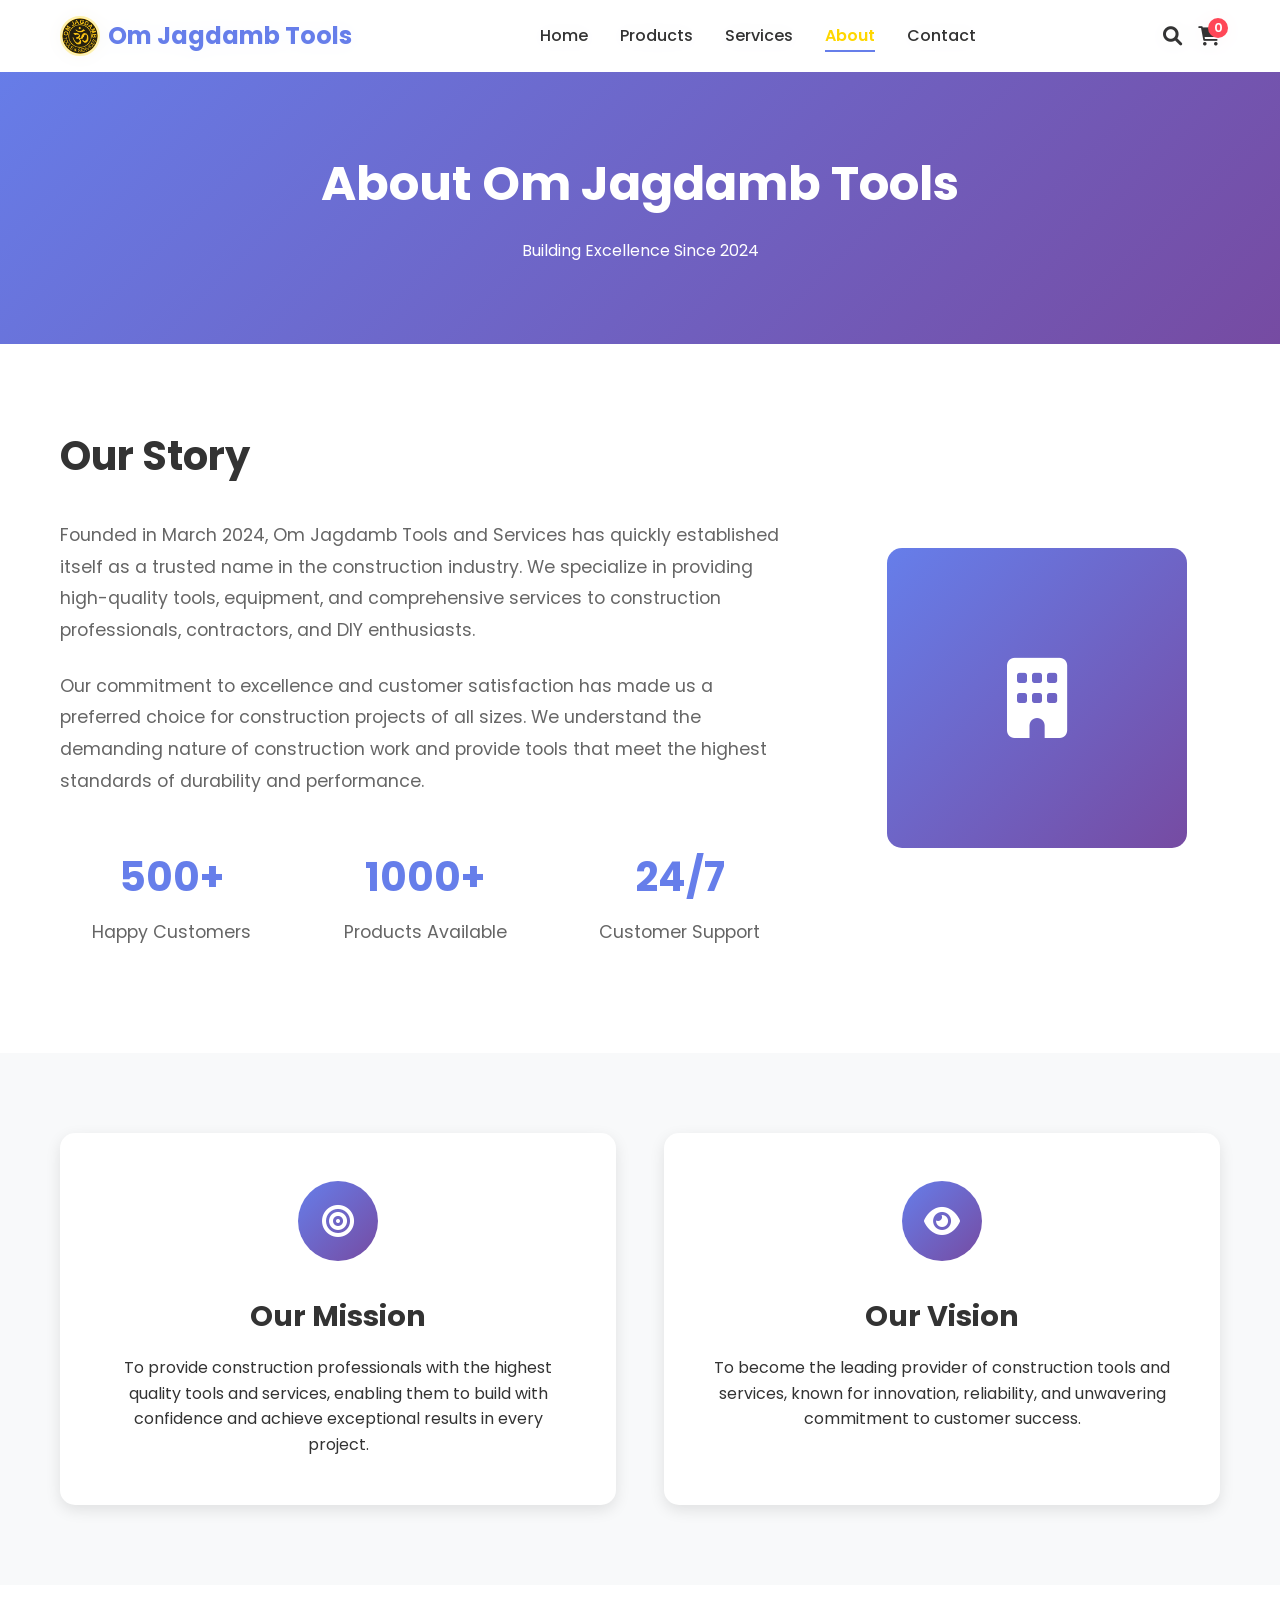
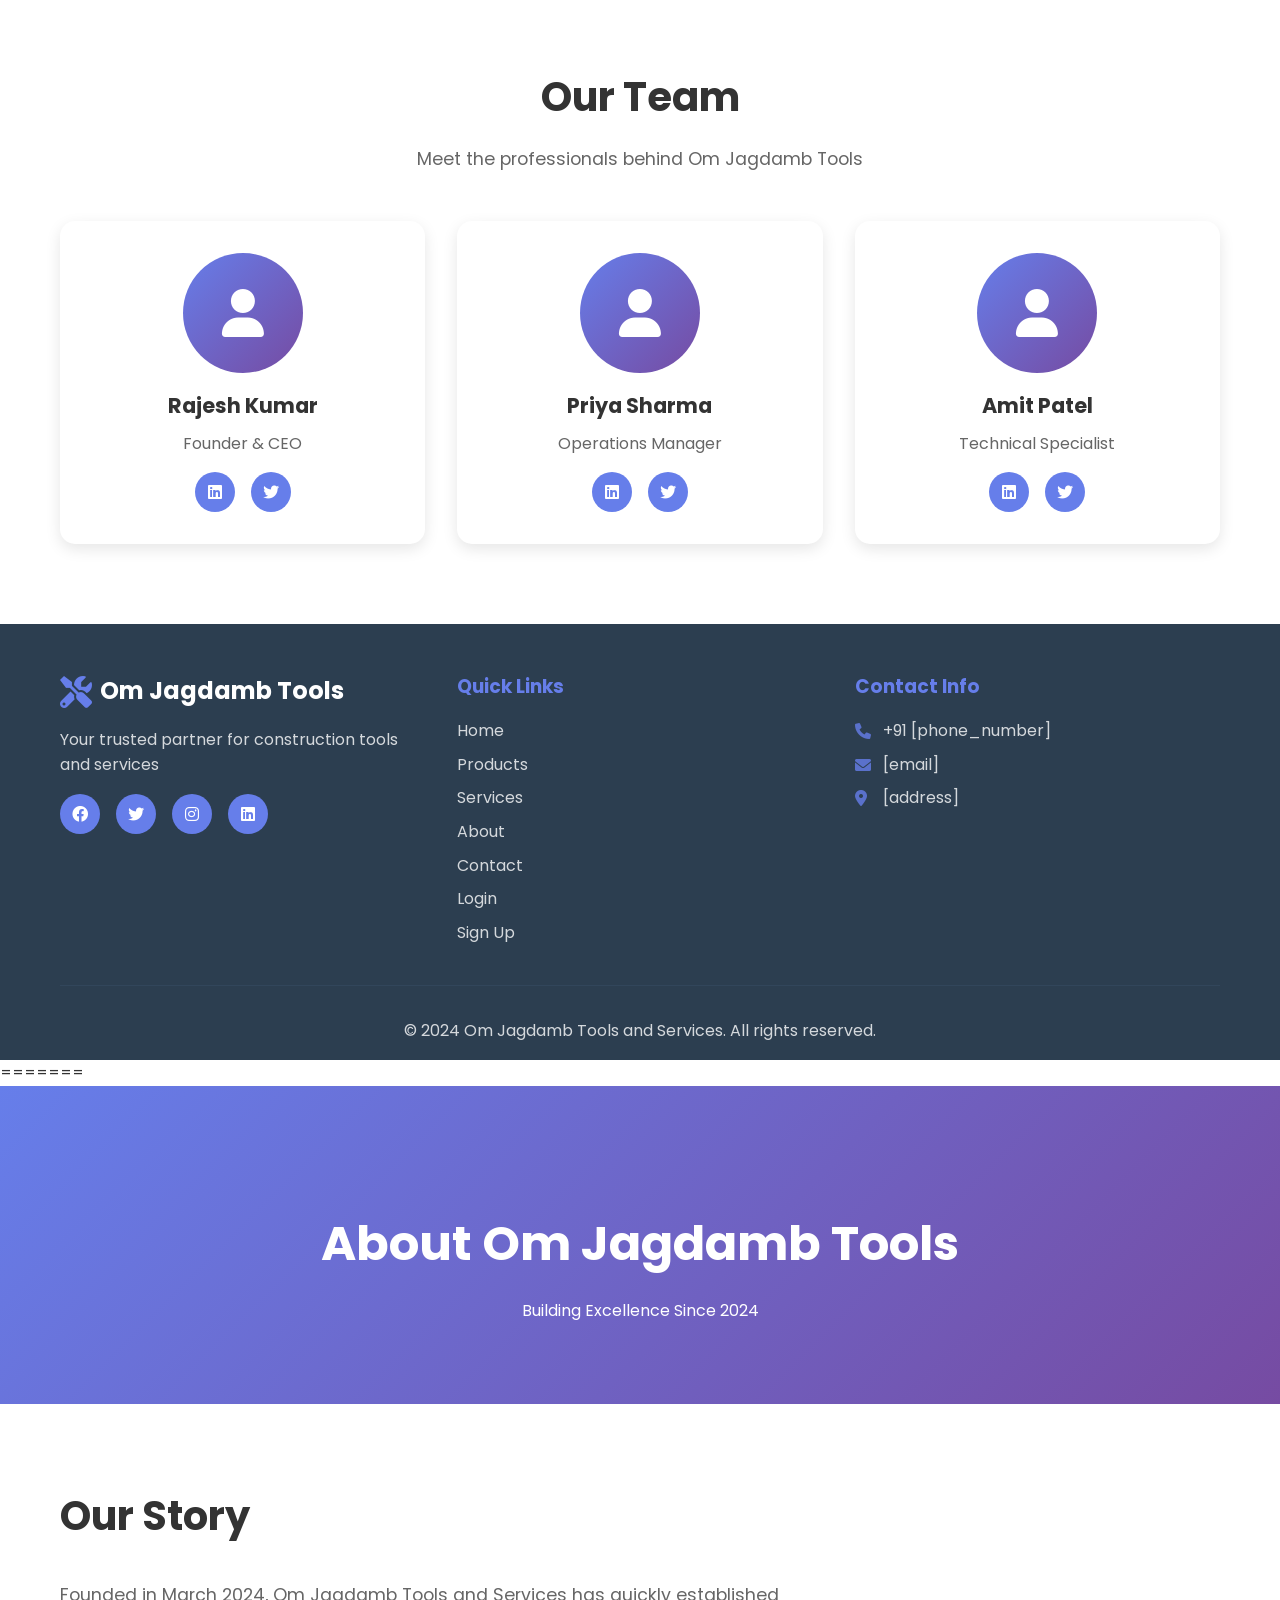
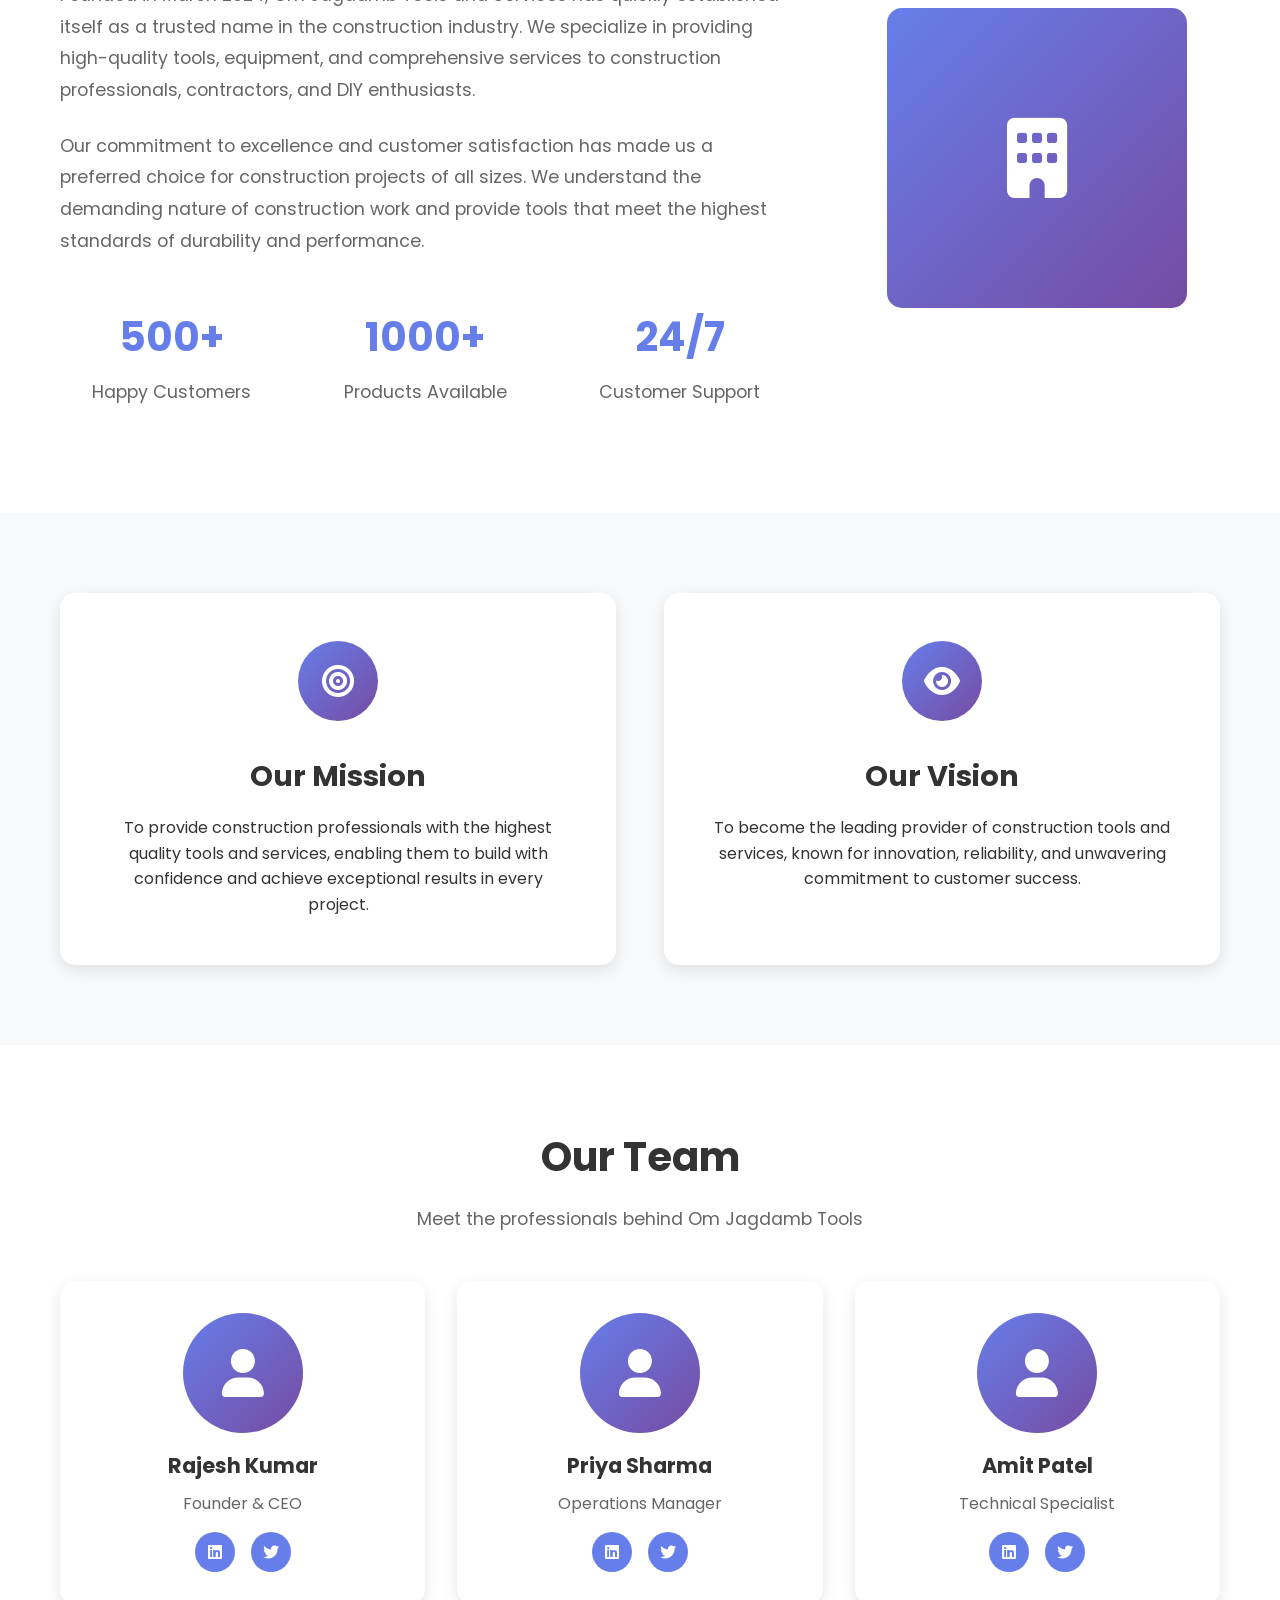
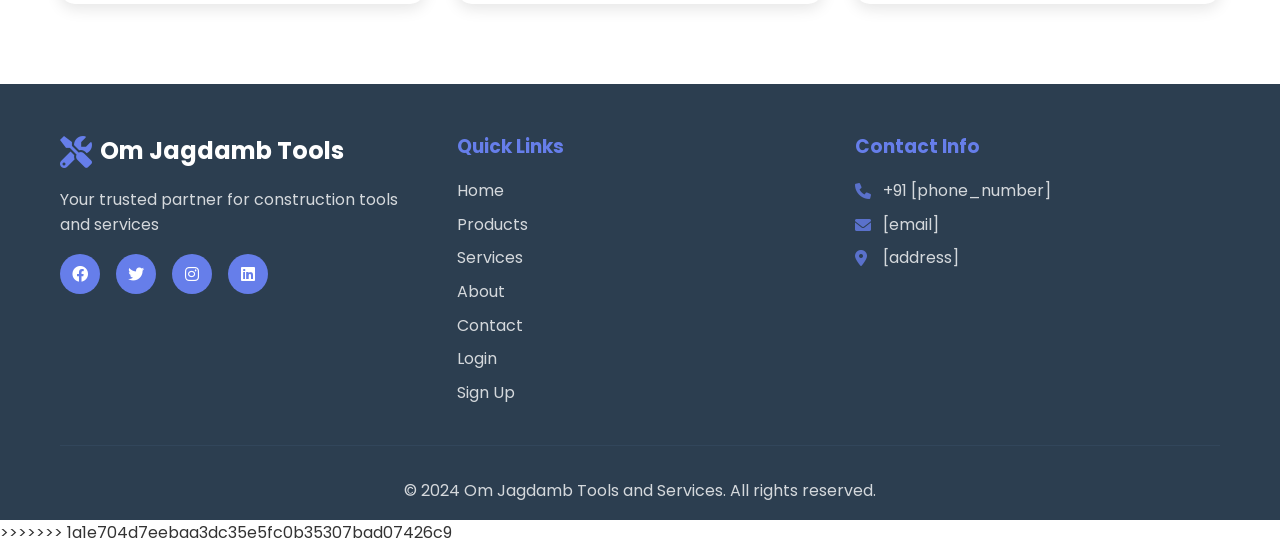
<file: about.html>
<<<<<<< HEAD
<!DOCTYPE html>
<html lang="en">
<head>
    <meta charset="UTF-8">
    <meta name="viewport" content="width=device-width, initial-scale=1.0">
    <title>About Us - Om Jagdamb Tools and Services</title>
    <link rel="stylesheet" href="styles.css">
    <link href="https://cdnjs.cloudflare.com/ajax/libs/font-awesome/6.0.0/css/all.min.css" rel="stylesheet">
    <link href="https://fonts.googleapis.com/css2?family=Poppins:wght@300;400;500;600;700&display=swap" rel="stylesheet">
</head>
<body>
    <!-- Header -->
    <header class="header">
        <nav class="navbar">
            <div class="nav-container">
                <div class="logo">
                    <img src="om-jagdamb-tools-services-logo.jpg" alt="Om Jagdamb Tools Logo" class="logo-image">
                    <span>Om Jagdamb Tools</span>
                </div>
                <ul class="nav-menu">
                    <li><a href="index.html" class="nav-link">Home</a></li>
                    <li><a href="product_webpage.html" class="nav-link">Products</a></li>
                    <li><a href="index.html#services" class="nav-link">Services</a></li>
                    <li><a href="about.html" class="nav-link active">About</a></li>
                    <li><a href="contact.html" class="nav-link">Contact</a></li>
                </ul>
                <div class="nav-icons">
                    <div class="search-icon"><i class="fas fa-search"></i></div>
                    <div class="cart-icon">
                        <i class="fas fa-shopping-cart"></i>
                        <span class="cart-count">0</span>
                    </div>
                </div>
            </div>
        </nav>
    </header>

    <!-- About Hero -->
    <section class="page-hero">
        <div class="container">
            <h1>About Om Jagdamb Tools</h1>
            <p>Building Excellence Since 2024</p>
        </div>
    </section>

    <!-- About Content -->
    <section class="about-content">
        <div class="container">
            <div class="about-grid">
                <div class="about-text">
                    <h2>Our Story</h2>
                    <p>Founded in March 2024, Om Jagdamb Tools and Services has quickly established itself as a trusted name in the construction industry. We specialize in providing high-quality tools, equipment, and comprehensive services to construction professionals, contractors, and DIY enthusiasts.</p>
                    
                    <p>Our commitment to excellence and customer satisfaction has made us a preferred choice for construction projects of all sizes. We understand the demanding nature of construction work and provide tools that meet the highest standards of durability and performance.</p>
                    
                    <div class="stats">
                        <div class="stat-item">
                            <h3>500+</h3>
                            <p>Happy Customers</p>
                        </div>
                        <div class="stat-item">
                            <h3>1000+</h3>
                            <p>Products Available</p>
                        </div>
                        <div class="stat-item">
                            <h3>24/7</h3>
                            <p>Customer Support</p>
                        </div>
                    </div>
                </div>
                <div class="about-image">
                    <div class="image-placeholder">
                        <i class="fas fa-building"></i>
                    </div>
                </div>
            </div>
        </div>
    </section>

    <!-- Mission & Vision -->
    <section class="mission-vision">
        <div class="container">
            <div class="mv-grid">
                <div class="mv-card">
                    <div class="mv-icon">
                        <i class="fas fa-bullseye"></i>
                    </div>
                    <h3>Our Mission</h3>
                    <p>To provide construction professionals with the highest quality tools and services, enabling them to build with confidence and achieve exceptional results in every project.</p>
                </div>
                <div class="mv-card">
                    <div class="mv-icon">
                        <i class="fas fa-eye"></i>
                    </div>
                    <h3>Our Vision</h3>
                    <p>To become the leading provider of construction tools and services, known for innovation, reliability, and unwavering commitment to customer success.</p>
                </div>
            </div>
        </div>
    </section>

    <!-- Team Section -->
    <section class="team">
        <div class="container">
            <div class="section-header">
                <h2>Our Team</h2>
                <p>Meet the professionals behind Om Jagdamb Tools</p>
            </div>
            <div class="team-grid">
                <div class="team-member">
                    <div class="member-image">
                        <i class="fas fa-user"></i>
                    </div>
                    <h3>Rajesh Kumar</h3>
                    <p>Founder & CEO</p>
                    <div class="member-social">
                        <a href="#"><i class="fab fa-linkedin"></i></a>
                        <a href="#"><i class="fab fa-twitter"></i></a>
                    </div>
                </div>
                <div class="team-member">
                    <div class="member-image">
                        <i class="fas fa-user"></i>
                    </div>
                    <h3>Priya Sharma</h3>
                    <p>Operations Manager</p>
                    <div class="member-social">
                        <a href="#"><i class="fab fa-linkedin"></i></a>
                        <a href="#"><i class="fab fa-twitter"></i></a>
                    </div>
                </div>
                <div class="team-member">
                    <div class="member-image">
                        <i class="fas fa-user"></i>
                    </div>
                    <h3>Amit Patel</h3>
                    <p>Technical Specialist</p>
                    <div class="member-social">
                        <a href="#"><i class="fab fa-linkedin"></i></a>
                        <a href="#"><i class="fab fa-twitter"></i></a>
                    </div>
                </div>
            </div>
        </div>
    </section>

    <!-- Footer -->
    <footer class="footer">
        <div class="container">
            <div class="footer-content">
                <div class="footer-section">
                    <div class="footer-logo">
                        <i class="fas fa-tools"></i>
                        <span>Om Jagdamb Tools</span>
                    </div>
                    <p>Your trusted partner for construction tools and services</p>
                    <div class="social-links">
                        <a href="#"><i class="fab fa-facebook"></i></a>
                        <a href="#"><i class="fab fa-twitter"></i></a>
                        <a href="#"><i class="fab fa-instagram"></i></a>
                        <a href="#"><i class="fab fa-linkedin"></i></a>
                    </div>
                </div>
                <div class="footer-section">
                    <h3>Quick Links</h3>
                    <ul>
                        <li><a href="index.html">Home</a></li>
                        <li><a href="product_webpage.html">Products</a></li>
                        <li><a href="index.html#services">Services</a></li>
                        <li><a href="about.html">About</a></li>
                        <li><a href="contact.html">Contact</a></li>
                        <li><a href="login.html">Login</a></li>
                        <li><a href="signup.html">Sign Up</a></li>
                    </ul>
                </div>
                <div class="footer-section">
                    <h3>Contact Info</h3>
                    <div class="contact-info">
                        <p><i class="fas fa-phone"></i> +91 [phone_number]</p>
                        <p><i class="fas fa-envelope"></i> [email]</p>
                        <p><i class="fas fa-map-marker-alt"></i> [address]</p>
                    </div>
                </div>
            </div>
            <div class="footer-bottom">
                <p>&copy; 2024 Om Jagdamb Tools and Services. All rights reserved.</p>
            </div>
        </div>
    </footer>

    <style>
        .page-hero {
            background: linear-gradient(135deg, #667eea 0%, #764ba2 100%);
            padding: 120px 0 80px;
            text-align: center;
            color: white;
        }
        
        .page-hero h1 {
            font-size: 3rem;
            margin-bottom: 1rem;
        }
        
        .about-content {
            padding: 5rem 0;
        }
        
        .about-grid {
            display: grid;
            grid-template-columns: 2fr 1fr;
            gap: 4rem;
            align-items: center;
        }
        
        .about-text h2 {
            font-size: 2.5rem;
            margin-bottom: 2rem;
            color: #333;
        }
        
        .about-text p {
            font-size: 1.1rem;
            line-height: 1.8;
            margin-bottom: 1.5rem;
            color: #666;
        }
        
        .stats {
            display: grid;
            grid-template-columns: repeat(3, 1fr);
            gap: 2rem;
            margin-top: 3rem;
        }
        
        .stat-item {
            text-align: center;
        }
        
        .stat-item h3 {
            font-size: 2.5rem;
            color: #667eea;
            margin-bottom: 0.5rem;
        }
        
        .about-image {
            display: flex;
            justify-content: center;
        }
        
        .image-placeholder {
            width: 300px;
            height: 300px;
            background: linear-gradient(135deg, #667eea, #764ba2);
            border-radius: 15px;
            display: flex;
            align-items: center;
            justify-content: center;
            font-size: 5rem;
            color: white;
        }
        
        .mission-vision {
            background: #f8f9fa;
            padding: 5rem 0;
        }
        
        .mv-grid {
            display: grid;
            grid-template-columns: repeat(auto-fit, minmax(400px, 1fr));
            gap: 3rem;
        }
        
        .mv-card {
            background: white;
            padding: 3rem;
            border-radius: 15px;
            text-align: center;
            box-shadow: 0 5px 15px rgba(0,0,0,0.1);
        }
        
        .mv-icon {
            width: 80px;
            height: 80px;
            background: linear-gradient(135deg, #667eea, #764ba2);
            border-radius: 50%;
            display: flex;
            align-items: center;
            justify-content: center;
            margin: 0 auto 2rem;
            font-size: 2rem;
            color: white;
        }
        
        .mv-card h3 {
            font-size: 1.8rem;
            margin-bottom: 1rem;
            color: #333;
        }
        
        .team {
            padding: 5rem 0;
        }
        
        .team-grid {
            display: grid;
            grid-template-columns: repeat(auto-fit, minmax(250px, 1fr));
            gap: 2rem;
        }
        
        .team-member {
            background: white;
            padding: 2rem;
            border-radius: 15px;
            text-align: center;
            box-shadow: 0 5px 15px rgba(0,0,0,0.1);
            transition: transform 0.3s ease;
        }
        
        .team-member:hover {
            transform: translateY(-10px);
        }
        
        .member-image {
            width: 120px;
            height: 120px;
            background: linear-gradient(135deg, #667eea, #764ba2);
            border-radius: 50%;
            display: flex;
            align-items: center;
            justify-content: center;
            margin: 0 auto 1rem;
            font-size: 3rem;
            color: white;
        }
        
        .team-member h3 {
            font-size: 1.3rem;
            margin-bottom: 0.5rem;
            color: #333;
        }
        
        .team-member p {
            color: #666;
            margin-bottom: 1rem;
        }
        
        .member-social {
            display: flex;
            justify-content: center;
            gap: 1rem;
        }
        
        .member-social a {
            width: 40px;
            height: 40px;
            background: #667eea;
            border-radius: 50%;
            display: flex;
            align-items: center;
            justify-content: center;
            color: white;
            text-decoration: none;
            transition: transform 0.3s ease;
        }
        
        .member-social a:hover {
            transform: translateY(-3px);
        }
        
        @media (max-width: 768px) {
            .about-grid {
                grid-template-columns: 1fr;
                gap: 2rem;
            }
            
            .stats {
                grid-template-columns: 1fr;
            }
            
            .mv-grid {
                grid-template-columns: 1fr;
            }
            
            .page-hero h1 {
                font-size: 2rem;
            }
        }
    </style>
</body>
=======
<!DOCTYPE html>
<html lang="en">
<head>
    <meta charset="UTF-8">
    <meta name="viewport" content="width=device-width, initial-scale=1.0">
    <title>About Us - Om Jagdamb Tools and Services</title>
    <link rel="stylesheet" href="styles.css">
    <link href="https://cdnjs.cloudflare.com/ajax/libs/font-awesome/6.0.0/css/all.min.css" rel="stylesheet">
    <link href="https://fonts.googleapis.com/css2?family=Poppins:wght@300;400;500;600;700&display=swap" rel="stylesheet">
</head>
<body>
    <!-- Header -->
    <header class="header">
        <nav class="navbar">
            <div class="nav-container">
                <div class="logo">
                    <img src="om-jagdamb-tools-services-logo.jpg" alt="Om Jagdamb Tools Logo" class="logo-image">
                    <span>Om Jagdamb Tools</span>
                </div>
                <ul class="nav-menu">
                    <li><a href="index.html" class="nav-link">Home</a></li>
                    <li><a href="product_webpage.html" class="nav-link">Products</a></li>
                    <li><a href="index.html#services" class="nav-link">Services</a></li>
                    <li><a href="about.html" class="nav-link active">About</a></li>
                    <li><a href="contact.html" class="nav-link">Contact</a></li>
                </ul>
                <div class="nav-icons">
                    <div class="search-icon"><i class="fas fa-search"></i></div>
                    <div class="cart-icon">
                        <i class="fas fa-shopping-cart"></i>
                        <span class="cart-count">0</span>
                    </div>
                </div>
            </div>
        </nav>
    </header>

    <!-- About Hero -->
    <section class="page-hero">
        <div class="container">
            <h1>About Om Jagdamb Tools</h1>
            <p>Building Excellence Since 2024</p>
        </div>
    </section>

    <!-- About Content -->
    <section class="about-content">
        <div class="container">
            <div class="about-grid">
                <div class="about-text">
                    <h2>Our Story</h2>
                    <p>Founded in March 2024, Om Jagdamb Tools and Services has quickly established itself as a trusted name in the construction industry. We specialize in providing high-quality tools, equipment, and comprehensive services to construction professionals, contractors, and DIY enthusiasts.</p>
                    
                    <p>Our commitment to excellence and customer satisfaction has made us a preferred choice for construction projects of all sizes. We understand the demanding nature of construction work and provide tools that meet the highest standards of durability and performance.</p>
                    
                    <div class="stats">
                        <div class="stat-item">
                            <h3>500+</h3>
                            <p>Happy Customers</p>
                        </div>
                        <div class="stat-item">
                            <h3>1000+</h3>
                            <p>Products Available</p>
                        </div>
                        <div class="stat-item">
                            <h3>24/7</h3>
                            <p>Customer Support</p>
                        </div>
                    </div>
                </div>
                <div class="about-image">
                    <div class="image-placeholder">
                        <i class="fas fa-building"></i>
                    </div>
                </div>
            </div>
        </div>
    </section>

    <!-- Mission & Vision -->
    <section class="mission-vision">
        <div class="container">
            <div class="mv-grid">
                <div class="mv-card">
                    <div class="mv-icon">
                        <i class="fas fa-bullseye"></i>
                    </div>
                    <h3>Our Mission</h3>
                    <p>To provide construction professionals with the highest quality tools and services, enabling them to build with confidence and achieve exceptional results in every project.</p>
                </div>
                <div class="mv-card">
                    <div class="mv-icon">
                        <i class="fas fa-eye"></i>
                    </div>
                    <h3>Our Vision</h3>
                    <p>To become the leading provider of construction tools and services, known for innovation, reliability, and unwavering commitment to customer success.</p>
                </div>
            </div>
        </div>
    </section>

    <!-- Team Section -->
    <section class="team">
        <div class="container">
            <div class="section-header">
                <h2>Our Team</h2>
                <p>Meet the professionals behind Om Jagdamb Tools</p>
            </div>
            <div class="team-grid">
                <div class="team-member">
                    <div class="member-image">
                        <i class="fas fa-user"></i>
                    </div>
                    <h3>Rajesh Kumar</h3>
                    <p>Founder & CEO</p>
                    <div class="member-social">
                        <a href="#"><i class="fab fa-linkedin"></i></a>
                        <a href="#"><i class="fab fa-twitter"></i></a>
                    </div>
                </div>
                <div class="team-member">
                    <div class="member-image">
                        <i class="fas fa-user"></i>
                    </div>
                    <h3>Priya Sharma</h3>
                    <p>Operations Manager</p>
                    <div class="member-social">
                        <a href="#"><i class="fab fa-linkedin"></i></a>
                        <a href="#"><i class="fab fa-twitter"></i></a>
                    </div>
                </div>
                <div class="team-member">
                    <div class="member-image">
                        <i class="fas fa-user"></i>
                    </div>
                    <h3>Amit Patel</h3>
                    <p>Technical Specialist</p>
                    <div class="member-social">
                        <a href="#"><i class="fab fa-linkedin"></i></a>
                        <a href="#"><i class="fab fa-twitter"></i></a>
                    </div>
                </div>
            </div>
        </div>
    </section>

    <!-- Footer -->
    <footer class="footer">
        <div class="container">
            <div class="footer-content">
                <div class="footer-section">
                    <div class="footer-logo">
                        <i class="fas fa-tools"></i>
                        <span>Om Jagdamb Tools</span>
                    </div>
                    <p>Your trusted partner for construction tools and services</p>
                    <div class="social-links">
                        <a href="#"><i class="fab fa-facebook"></i></a>
                        <a href="#"><i class="fab fa-twitter"></i></a>
                        <a href="#"><i class="fab fa-instagram"></i></a>
                        <a href="#"><i class="fab fa-linkedin"></i></a>
                    </div>
                </div>
                <div class="footer-section">
                    <h3>Quick Links</h3>
                    <ul>
                        <li><a href="index.html">Home</a></li>
                        <li><a href="product_webpage.html">Products</a></li>
                        <li><a href="index.html#services">Services</a></li>
                        <li><a href="about.html">About</a></li>
                        <li><a href="contact.html">Contact</a></li>
                        <li><a href="login.html">Login</a></li>
                        <li><a href="signup.html">Sign Up</a></li>
                    </ul>
                </div>
                <div class="footer-section">
                    <h3>Contact Info</h3>
                    <div class="contact-info">
                        <p><i class="fas fa-phone"></i> +91 [phone_number]</p>
                        <p><i class="fas fa-envelope"></i> [email]</p>
                        <p><i class="fas fa-map-marker-alt"></i> [address]</p>
                    </div>
                </div>
            </div>
            <div class="footer-bottom">
                <p>&copy; 2024 Om Jagdamb Tools and Services. All rights reserved.</p>
            </div>
        </div>
    </footer>

    <style>
        .page-hero {
            background: linear-gradient(135deg, #667eea 0%, #764ba2 100%);
            padding: 120px 0 80px;
            text-align: center;
            color: white;
        }
        
        .page-hero h1 {
            font-size: 3rem;
            margin-bottom: 1rem;
        }
        
        .about-content {
            padding: 5rem 0;
        }
        
        .about-grid {
            display: grid;
            grid-template-columns: 2fr 1fr;
            gap: 4rem;
            align-items: center;
        }
        
        .about-text h2 {
            font-size: 2.5rem;
            margin-bottom: 2rem;
            color: #333;
        }
        
        .about-text p {
            font-size: 1.1rem;
            line-height: 1.8;
            margin-bottom: 1.5rem;
            color: #666;
        }
        
        .stats {
            display: grid;
            grid-template-columns: repeat(3, 1fr);
            gap: 2rem;
            margin-top: 3rem;
        }
        
        .stat-item {
            text-align: center;
        }
        
        .stat-item h3 {
            font-size: 2.5rem;
            color: #667eea;
            margin-bottom: 0.5rem;
        }
        
        .about-image {
            display: flex;
            justify-content: center;
        }
        
        .image-placeholder {
            width: 300px;
            height: 300px;
            background: linear-gradient(135deg, #667eea, #764ba2);
            border-radius: 15px;
            display: flex;
            align-items: center;
            justify-content: center;
            font-size: 5rem;
            color: white;
        }
        
        .mission-vision {
            background: #f8f9fa;
            padding: 5rem 0;
        }
        
        .mv-grid {
            display: grid;
            grid-template-columns: repeat(auto-fit, minmax(400px, 1fr));
            gap: 3rem;
        }
        
        .mv-card {
            background: white;
            padding: 3rem;
            border-radius: 15px;
            text-align: center;
            box-shadow: 0 5px 15px rgba(0,0,0,0.1);
        }
        
        .mv-icon {
            width: 80px;
            height: 80px;
            background: linear-gradient(135deg, #667eea, #764ba2);
            border-radius: 50%;
            display: flex;
            align-items: center;
            justify-content: center;
            margin: 0 auto 2rem;
            font-size: 2rem;
            color: white;
        }
        
        .mv-card h3 {
            font-size: 1.8rem;
            margin-bottom: 1rem;
            color: #333;
        }
        
        .team {
            padding: 5rem 0;
        }
        
        .team-grid {
            display: grid;
            grid-template-columns: repeat(auto-fit, minmax(250px, 1fr));
            gap: 2rem;
        }
        
        .team-member {
            background: white;
            padding: 2rem;
            border-radius: 15px;
            text-align: center;
            box-shadow: 0 5px 15px rgba(0,0,0,0.1);
            transition: transform 0.3s ease;
        }
        
        .team-member:hover {
            transform: translateY(-10px);
        }
        
        .member-image {
            width: 120px;
            height: 120px;
            background: linear-gradient(135deg, #667eea, #764ba2);
            border-radius: 50%;
            display: flex;
            align-items: center;
            justify-content: center;
            margin: 0 auto 1rem;
            font-size: 3rem;
            color: white;
        }
        
        .team-member h3 {
            font-size: 1.3rem;
            margin-bottom: 0.5rem;
            color: #333;
        }
        
        .team-member p {
            color: #666;
            margin-bottom: 1rem;
        }
        
        .member-social {
            display: flex;
            justify-content: center;
            gap: 1rem;
        }
        
        .member-social a {
            width: 40px;
            height: 40px;
            background: #667eea;
            border-radius: 50%;
            display: flex;
            align-items: center;
            justify-content: center;
            color: white;
            text-decoration: none;
            transition: transform 0.3s ease;
        }
        
        .member-social a:hover {
            transform: translateY(-3px);
        }
        
        @media (max-width: 768px) {
            .about-grid {
                grid-template-columns: 1fr;
                gap: 2rem;
            }
            
            .stats {
                grid-template-columns: 1fr;
            }
            
            .mv-grid {
                grid-template-columns: 1fr;
            }
            
            .page-hero h1 {
                font-size: 2rem;
            }
        }
    </style>
</body>
>>>>>>> 1a1e704d7eebaa3dc35e5fc0b35307bad07426c9
</html>
</file>
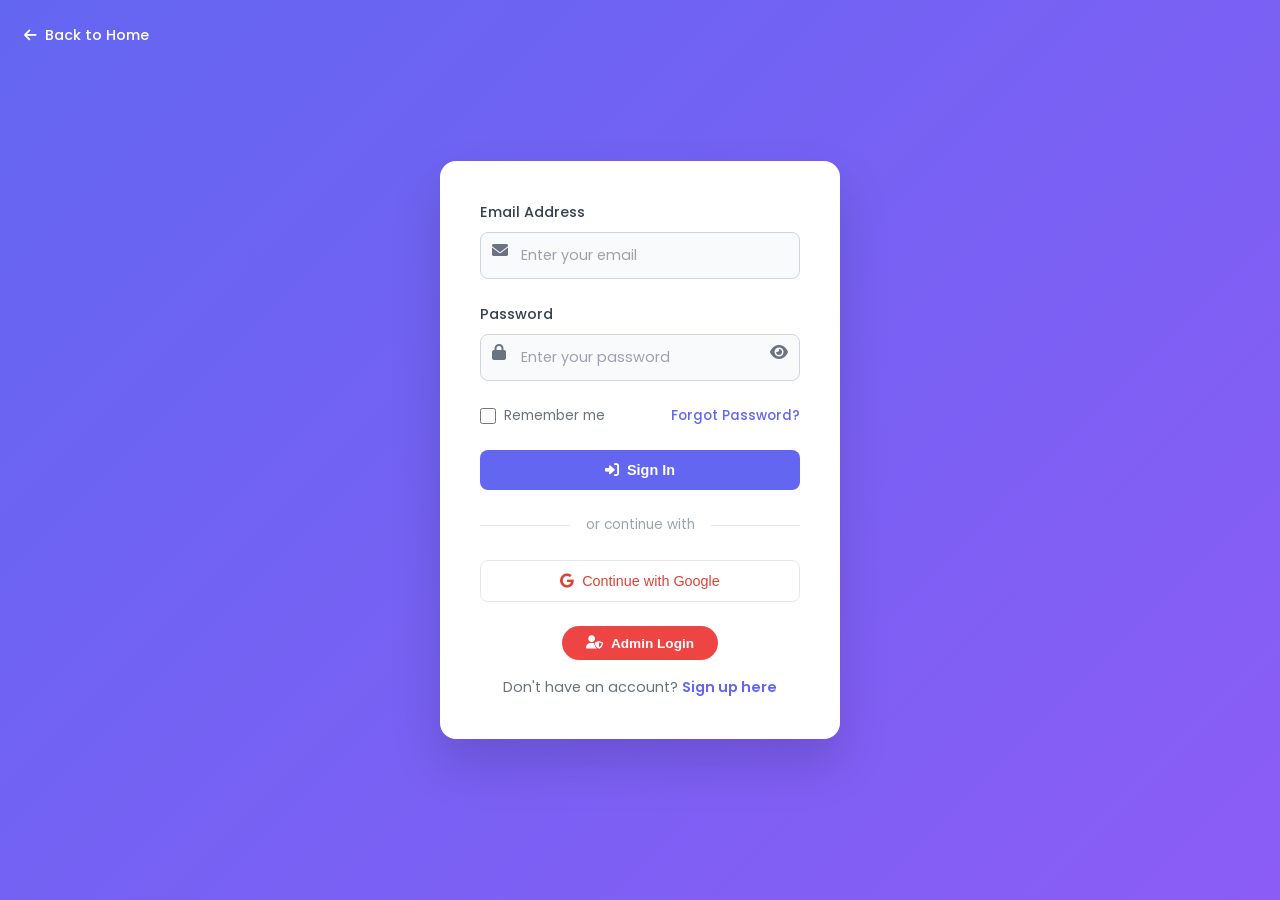
<file: admin.html>
<<<<<<< HEAD
<!DOCTYPE html>
<html lang="en">
<head>
    <meta charset="UTF-8">
    <meta name="viewport" content="width=device-width, initial-scale=1.0">
    <title>Admin Dashboard - Om Jagdamb Tools</title>
    <link rel="stylesheet" href="styles.css">
    <link href="https://cdnjs.cloudflare.com/ajax/libs/font-awesome/6.0.0/css/all.min.css" rel="stylesheet">
    <link href="https://fonts.googleapis.com/css2?family=Poppins:wght@300;400;500;600;700&display=swap" rel="stylesheet">
    <style>
        body {
            background: #f8f9fa;
            font-family: 'Poppins', sans-serif;
        }
        
        .admin-container {
            max-width: 1400px;
            margin: 0 auto;
            padding: 2rem;
        }
        
        .admin-header {
            background: linear-gradient(135deg, #667eea 0%, #764ba2 100%);
            color: white;
            padding: 2rem;
            border-radius: 15px;
            margin-bottom: 2rem;
            box-shadow: 0 10px 30px rgba(102, 126, 234, 0.3);
        }
        
        .admin-header h1 {
            margin: 0;
            font-size: 2.5rem;
            font-weight: 700;
        }
        
        .admin-header p {
            margin: 0.5rem 0 0 0;
            opacity: 0.9;
        }
        
        .admin-nav {
            display: flex;
            gap: 1rem;
            margin-bottom: 2rem;
            flex-wrap: wrap;
        }
        
        .admin-nav-item {
            background: white;
            padding: 1rem 1.5rem;
            border-radius: 10px;
            text-decoration: none;
            color: #333;
            font-weight: 600;
            transition: all 0.3s ease;
            box-shadow: 0 4px 15px rgba(0,0,0,0.1);
            display: flex;
            align-items: center;
            gap: 0.5rem;
        }
        
        .admin-nav-item:hover {
            transform: translateY(-3px);
            box-shadow: 0 8px 25px rgba(0,0,0,0.15);
            color: #667eea;
            text-decoration: none;
        }
        
        .admin-nav-item.active {
            background: #667eea;
            color: white;
        }
        
        .stats-grid {
            display: grid;
            grid-template-columns: repeat(auto-fit, minmax(250px, 1fr));
            gap: 1.5rem;
            margin-bottom: 2rem;
        }
        
        .stat-card {
            background: white;
            padding: 1.5rem;
            border-radius: 15px;
            box-shadow: 0 4px 15px rgba(0,0,0,0.1);
            transition: transform 0.3s ease;
        }
        
        .stat-card:hover {
            transform: translateY(-5px);
        }
        
        .stat-icon {
            width: 60px;
            height: 60px;
            border-radius: 15px;
            display: flex;
            align-items: center;
            justify-content: center;
            font-size: 1.5rem;
            color: white;
            margin-bottom: 1rem;
        }
        
        .stat-icon.products { background: linear-gradient(135deg, #667eea, #764ba2); }
        .stat-icon.orders { background: linear-gradient(135deg, #f093fb, #f5576c); }
        .stat-icon.users { background: linear-gradient(135deg, #4facfe, #00f2fe); }
        .stat-icon.revenue { background: linear-gradient(135deg, #43e97b, #38f9d7); }
        
        .stat-number {
            font-size: 2rem;
            font-weight: 700;
            color: #333;
            margin-bottom: 0.5rem;
        }
        
        .stat-label {
            color: #666;
            font-weight: 500;
        }
        
        .admin-section {
            background: white;
            border-radius: 15px;
            padding: 2rem;
            margin-bottom: 2rem;
            box-shadow: 0 4px 15px rgba(0,0,0,0.1);
        }
        
        .section-title {
            font-size: 1.5rem;
            font-weight: 600;
            color: #333;
            margin-bottom: 1.5rem;
            display: flex;
            align-items: center;
            gap: 0.5rem;
        }
        
        .admin-table {
            width: 100%;
            border-collapse: collapse;
            margin-top: 1rem;
        }
        
        .admin-table th,
        .admin-table td {
            padding: 1rem;
            text-align: left;
            border-bottom: 1px solid #eee;
        }
        
        .admin-table th {
            background: #f8f9fa;
            font-weight: 600;
            color: #333;
        }
        
        .admin-table tr:hover {
            background: #f8f9fa;
        }
        
        .btn {
            padding: 0.5rem 1rem;
            border: none;
            border-radius: 8px;
            font-weight: 500;
            cursor: pointer;
            transition: all 0.3s ease;
            text-decoration: none;
            display: inline-flex;
            align-items: center;
            gap: 0.5rem;
        }
        
        .btn-primary {
            background: #667eea;
            color: white;
        }
        
        .btn-primary:hover {
            background: #5a6fd8;
            transform: translateY(-2px);
        }
        
        .btn-success {
            background: #28a745;
            color: white;
        }
        
        .btn-warning {
            background: #ffc107;
            color: #333;
        }
        
        .btn-danger {
            background: #dc3545;
            color: white;
        }
        
        .btn-sm {
            padding: 0.25rem 0.5rem;
            font-size: 0.875rem;
        }
        
        .status-badge {
            padding: 0.25rem 0.75rem;
            border-radius: 20px;
            font-size: 0.75rem;
            font-weight: 600;
        }
        
        .status-active {
            background: #d4edda;
            color: #155724;
        }
        
        .status-inactive {
            background: #f8d7da;
            color: #721c24;
        }
        
        .status-featured {
            background: #fff3cd;
            color: #856404;
        }
        
        .quick-actions {
            display: grid;
            grid-template-columns: repeat(auto-fit, minmax(200px, 1fr));
            gap: 1rem;
            margin-top: 1rem;
        }
        
        .quick-action {
            background: linear-gradient(135deg, #667eea, #764ba2);
            color: white;
            padding: 1.5rem;
            border-radius: 10px;
            text-decoration: none;
            transition: transform 0.3s ease;
            text-align: center;
        }
        
        .quick-action:hover {
            transform: translateY(-3px);
            color: white;
            text-decoration: none;
        }
        
        .quick-action i {
            font-size: 2rem;
            margin-bottom: 0.5rem;
            display: block;
        }
        
        @media (max-width: 768px) {
            .admin-container {
                padding: 1rem;
            }
            
            .admin-header h1 {
                font-size: 2rem;
            }
            
            .admin-nav {
                flex-direction: column;
            }
            
            .stats-grid {
                grid-template-columns: 1fr;
            }
            
            .admin-table {
                font-size: 0.875rem;
            }
            
            .admin-table th,
            .admin-table td {
                padding: 0.5rem;
            }
        }
    </style>
</head>
<body>
    <div class="admin-container">
        <!-- Admin Header -->
        <div class="admin-header">
            <h1><i class="fas fa-tachometer-alt"></i> Admin Dashboard</h1>
            <p>Welcome back! Manage your Om Jagdamb Tools e-commerce platform</p>
        </div>
        
        <!-- Navigation -->
        <div class="admin-nav">
            <a href="#dashboard" class="admin-nav-item active" onclick="showSection('dashboard')">
                <i class="fas fa-home"></i> Dashboard
            </a>
            <a href="#products" class="admin-nav-item" onclick="showSection('products')">
                <i class="fas fa-box"></i> Products
            </a>
            <a href="#orders" class="admin-nav-item" onclick="showSection('orders')">
                <i class="fas fa-shopping-cart"></i> Orders
            </a>
            <a href="#users" class="admin-nav-item" onclick="showSection('users')">
                <i class="fas fa-users"></i> Users
            </a>
            <a href="/ecommerce_backend/admin/" class="admin-nav-item" target="_blank">
                <i class="fas fa-cog"></i> Django Admin
            </a>
            <a href="index.html" class="admin-nav-item">
                <i class="fas fa-arrow-left"></i> Back to Site
            </a>
        </div>
        
        <!-- Dashboard Section -->
        <div id="dashboard-section" class="admin-content">
            <!-- Statistics -->
            <div class="stats-grid">
                <div class="stat-card">
                    <div class="stat-icon products">
                        <i class="fas fa-box"></i>
                    </div>
                    <div class="stat-number" id="total-products">12</div>
                    <div class="stat-label">Total Products</div>
                </div>
                <div class="stat-card">
                    <div class="stat-icon orders">
                        <i class="fas fa-shopping-cart"></i>
                    </div>
                    <div class="stat-number" id="total-orders">45</div>
                    <div class="stat-label">Total Orders</div>
                </div>
                <div class="stat-card">
                    <div class="stat-icon users">
                        <i class="fas fa-users"></i>
                    </div>
                    <div class="stat-number" id="total-users">128</div>
                    <div class="stat-label">Registered Users</div>
                </div>
                <div class="stat-card">
                    <div class="stat-icon revenue">
                        <i class="fas fa-rupee-sign"></i>
                    </div>
                    <div class="stat-number" id="total-revenue">₹1,24,500</div>
                    <div class="stat-label">Total Revenue</div>
                </div>
            </div>
            
            <!-- Quick Actions -->
            <div class="admin-section">
                <h2 class="section-title">
                    <i class="fas fa-bolt"></i> Quick Actions
                </h2>
                <div class="quick-actions">
                    <a href="#" class="quick-action" onclick="showAddProductModal()">
                        <i class="fas fa-plus"></i>
                        Add New Product
                    </a>
                    <a href="#" class="quick-action" onclick="showSection('orders')">
                        <i class="fas fa-eye"></i>
                        View Recent Orders
                    </a>
                    <a href="#" class="quick-action" onclick="exportData()">
                        <i class="fas fa-download"></i>
                        Export Data
                    </a>
                    <a href="#" class="quick-action" onclick="showSettings()">
                        <i class="fas fa-cog"></i>
                        Site Settings
                    </a>
                </div>
            </div>
        </div>
        
        <!-- Products Section -->
        <div id="products-section" class="admin-content" style="display: none;">
            <div class="admin-section">
                <div style="display: flex; justify-content: space-between; align-items: center; margin-bottom: 1rem;">
                    <h2 class="section-title">
                        <i class="fas fa-box"></i> Product Management
                    </h2>
                    <button class="btn btn-primary" onclick="showAddProductModal()">
                        <i class="fas fa-plus"></i> Add Product
                    </button>
                </div>
                
                <!-- Search and Filter -->
                <div style="display: flex; gap: 1rem; margin-bottom: 1rem; flex-wrap: wrap;">
                    <div style="flex: 1; min-width: 200px;">
                        <input type="text" id="search-products" placeholder="Search products..." 
                               style="width: 100%; padding: 0.5rem; border: 1px solid #ddd; border-radius: 8px;"
                               oninput="searchProducts()">
                    </div>
                    <select id="filter-category" onchange="filterProducts()" 
                            style="padding: 0.5rem; border: 1px solid #ddd; border-radius: 8px;">
                        <option value="">All Categories</option>
                        <option value="hand-tools">Hand Tools</option>
                        <option value="power-tools">Power Tools</option>
                        <option value="accessories">Accessories</option>
                        <option value="safety">Safety Equipment</option>
                    </select>
                    <select id="filter-status" onchange="filterProducts()" 
                            style="padding: 0.5rem; border: 1px solid #ddd; border-radius: 8px;">
                        <option value="">All Status</option>
                        <option value="in-stock">In Stock</option>
                        <option value="out-of-stock">Out of Stock</option>
                        <option value="featured">Featured</option>
                    </select>
                </div>
                
                <!-- Bulk Actions -->
                <div id="bulk-actions" style="display: none; margin-bottom: 1rem; padding: 1rem; background: #f8f9fa; border-radius: 8px;">
                    <strong><span id="selected-count">0</span> products selected</strong>
                    <div style="margin-top: 0.5rem;">
                        <button class="btn btn-sm btn-warning" onclick="bulkToggleFeatured()">
                            <i class="fas fa-star"></i> Toggle Featured
                        </button>
                        <button class="btn btn-sm btn-danger" onclick="bulkDelete()">
                            <i class="fas fa-trash"></i> Delete Selected
                        </button>
                    </div>
                </div>
                
                <div style="overflow-x: auto;">
                    <table class="admin-table">
                        <thead>
                            <tr>
                                <th>
                                    <input type="checkbox" id="select-all" onchange="selectAllProducts()">
                                </th>
                                <th>Image</th>
                                <th>Name</th>
                                <th>Category</th>
                                <th>Price</th>
                                <th>Stock</th>
                                <th>Status</th>
                                <th>Actions</th>
                            </tr>
                        </thead>
                        <tbody id="products-table-body">
                            <!-- Products will be loaded here -->
                        </tbody>
                    </table>
                </div>
            </div>
        </div>
        
        <!-- Orders Section -->
        <div id="orders-section" class="admin-content" style="display: none;">
            <div class="admin-section">
                <h2 class="section-title">
                    <i class="fas fa-shopping-cart"></i> Order Management
                </h2>
                <p>Order management functionality will be integrated with your Django backend.</p>
                <a href="/ecommerce_backend/admin/orders/" class="btn btn-primary" target="_blank">
                    <i class="fas fa-external-link-alt"></i> Manage Orders in Django Admin
                </a>
            </div>
        </div>
        
        <!-- Users Section -->
        <div id="users-section" class="admin-content" style="display: none;">
            <div class="admin-section">
                <h2 class="section-title">
                    <i class="fas fa-users"></i> User Management
                </h2>
                <p>User management functionality will be integrated with your Django backend.</p>
                <a href="/ecommerce_backend/admin/auth/user/" class="btn btn-primary" target="_blank">
                    <i class="fas fa-external-link-alt"></i> Manage Users in Django Admin
                </a>
            </div>
        </div>
    </div>
    
    <!-- Add Product Modal -->
    <div id="add-product-modal" class="modal" style="display: none;">
        <div class="modal-content">
            <span class="close" onclick="closeAddProductModal()">&times;</span>
            <h2>Add New Product</h2>
            <form id="add-product-form">
                <div class="form-group">
                    <label for="product-name">Product Name:</label>
                    <input type="text" id="product-name" required>
                </div>
                <div class="form-group">
                    <label for="product-price">Price (₹):</label>
                    <input type="number" id="product-price" required>
                </div>
                <div class="form-group">
                    <label for="product-category">Category:</label>
                    <select id="product-category" required>
                        <option value="hand-tools">Hand Tools</option>
                        <option value="power-tools">Power Tools</option>
                        <option value="accessories">Accessories</option>
                        <option value="safety">Safety Equipment</option>
                    </select>
                </div>
                <div class="form-group">
                    <label for="product-description">Description:</label>
                    <textarea id="product-description" rows="3" required></textarea>
                </div>
                <div class="form-group">
                    <label for="product-stock">Stock Quantity:</label>
                    <input type="number" id="product-stock" required>
                </div>
                <div class="form-actions">
                    <button type="submit" class="btn btn-primary">Add Product</button>
                    <button type="button" class="btn btn-secondary" onclick="closeAddProductModal()">Cancel</button>
                </div>
            </form>
        </div>
    </div>
    
    <script>
        // Check admin authentication before loading the page
        function checkAdminAuth() {
            const isAdmin = localStorage.getItem('isAdmin');
            const adminEmail = localStorage.getItem('adminEmail');
            const loginTime = localStorage.getItem('loginTime');
            
            // Check if user is authenticated as admin
            if (!isAdmin || isAdmin !== 'true' || !adminEmail || !loginTime) {
                redirectToLogin('Access denied. Please login as admin.');
                return false;
            }
            
            // Check if session is still valid (24 hours)
            const loginDate = new Date(loginTime);
            const now = new Date();
            const hoursDiff = (now - loginDate) / (1000 * 60 * 60);
            
            if (hoursDiff > 24) {
                localStorage.removeItem('isAdmin');
                localStorage.removeItem('adminEmail');
                localStorage.removeItem('loginTime');
                redirectToLogin('Session expired. Please login again.');
                return false;
            }
            
            return true;
        }
        
        function redirectToLogin(message) {
            alert(message);
            window.location.href = 'login.html';
        }
        
        // Check authentication when page loads
        if (!checkAdminAuth()) {
            // Stop loading the page if not authenticated
            document.body.innerHTML = '<div style="display: flex; align-items: center; justify-content: center; height: 100vh; font-family: Arial, sans-serif;"><div style="text-align: center;"><h2>Access Denied</h2><p>Redirecting to login...</p></div></div>';
        } else {
            // Add logout functionality
            function adminLogout() {
                if (confirm('Are you sure you want to logout?')) {
                    localStorage.removeItem('isAdmin');
                    localStorage.removeItem('adminEmail');
                    localStorage.removeItem('loginTime');
                    window.location.href = 'login.html';
                }
            }
            
            // Add logout button to navigation
            document.addEventListener('DOMContentLoaded', function() {
                const adminNav = document.querySelector('.admin-nav');
                if (adminNav) {
                    const logoutBtn = document.createElement('a');
                    logoutBtn.href = '#';
                    logoutBtn.className = 'admin-nav-item';
                    logoutBtn.innerHTML = '<i class="fas fa-sign-out-alt"></i> Logout';
                    logoutBtn.onclick = function(e) {
                        e.preventDefault();
                        adminLogout();
                    };
                    logoutBtn.style.marginLeft = 'auto';
                    adminNav.appendChild(logoutBtn);
                }
                
                // Show admin info
                const adminEmail = localStorage.getItem('adminEmail');
                if (adminEmail) {
                    const adminHeader = document.querySelector('.admin-header p');
                    if (adminHeader) {
                        adminHeader.innerHTML = `Welcome back, <strong>${adminEmail}</strong>! Manage your Om Jagdamb Tools e-commerce platform`;
                    }
                }
            });
        }
    </script>
    <script src="admin.js"></script>
</body>
=======
<!DOCTYPE html>
<html lang="en">
<head>
    <meta charset="UTF-8">
    <meta name="viewport" content="width=device-width, initial-scale=1.0">
    <title>Admin Dashboard - Om Jagdamb Tools</title>
    <link rel="stylesheet" href="styles.css">
    <link href="https://cdnjs.cloudflare.com/ajax/libs/font-awesome/6.0.0/css/all.min.css" rel="stylesheet">
    <link href="https://fonts.googleapis.com/css2?family=Poppins:wght@300;400;500;600;700&display=swap" rel="stylesheet">
    <style>
        body {
            background: #f8f9fa;
            font-family: 'Poppins', sans-serif;
        }
        
        .admin-container {
            max-width: 1400px;
            margin: 0 auto;
            padding: 2rem;
        }
        
        .admin-header {
            background: linear-gradient(135deg, #667eea 0%, #764ba2 100%);
            color: white;
            padding: 2rem;
            border-radius: 15px;
            margin-bottom: 2rem;
            box-shadow: 0 10px 30px rgba(102, 126, 234, 0.3);
        }
        
        .admin-header h1 {
            margin: 0;
            font-size: 2.5rem;
            font-weight: 700;
        }
        
        .admin-header p {
            margin: 0.5rem 0 0 0;
            opacity: 0.9;
        }
        
        .admin-nav {
            display: flex;
            gap: 1rem;
            margin-bottom: 2rem;
            flex-wrap: wrap;
        }
        
        .admin-nav-item {
            background: white;
            padding: 1rem 1.5rem;
            border-radius: 10px;
            text-decoration: none;
            color: #333;
            font-weight: 600;
            transition: all 0.3s ease;
            box-shadow: 0 4px 15px rgba(0,0,0,0.1);
            display: flex;
            align-items: center;
            gap: 0.5rem;
        }
        
        .admin-nav-item:hover {
            transform: translateY(-3px);
            box-shadow: 0 8px 25px rgba(0,0,0,0.15);
            color: #667eea;
            text-decoration: none;
        }
        
        .admin-nav-item.active {
            background: #667eea;
            color: white;
        }
        
        .stats-grid {
            display: grid;
            grid-template-columns: repeat(auto-fit, minmax(250px, 1fr));
            gap: 1.5rem;
            margin-bottom: 2rem;
        }
        
        .stat-card {
            background: white;
            padding: 1.5rem;
            border-radius: 15px;
            box-shadow: 0 4px 15px rgba(0,0,0,0.1);
            transition: transform 0.3s ease;
        }
        
        .stat-card:hover {
            transform: translateY(-5px);
        }
        
        .stat-icon {
            width: 60px;
            height: 60px;
            border-radius: 15px;
            display: flex;
            align-items: center;
            justify-content: center;
            font-size: 1.5rem;
            color: white;
            margin-bottom: 1rem;
        }
        
        .stat-icon.products { background: linear-gradient(135deg, #667eea, #764ba2); }
        .stat-icon.orders { background: linear-gradient(135deg, #f093fb, #f5576c); }
        .stat-icon.users { background: linear-gradient(135deg, #4facfe, #00f2fe); }
        .stat-icon.revenue { background: linear-gradient(135deg, #43e97b, #38f9d7); }
        
        .stat-number {
            font-size: 2rem;
            font-weight: 700;
            color: #333;
            margin-bottom: 0.5rem;
        }
        
        .stat-label {
            color: #666;
            font-weight: 500;
        }
        
        .admin-section {
            background: white;
            border-radius: 15px;
            padding: 2rem;
            margin-bottom: 2rem;
            box-shadow: 0 4px 15px rgba(0,0,0,0.1);
        }
        
        .section-title {
            font-size: 1.5rem;
            font-weight: 600;
            color: #333;
            margin-bottom: 1.5rem;
            display: flex;
            align-items: center;
            gap: 0.5rem;
        }
        
        .admin-table {
            width: 100%;
            border-collapse: collapse;
            margin-top: 1rem;
        }
        
        .admin-table th,
        .admin-table td {
            padding: 1rem;
            text-align: left;
            border-bottom: 1px solid #eee;
        }
        
        .admin-table th {
            background: #f8f9fa;
            font-weight: 600;
            color: #333;
        }
        
        .admin-table tr:hover {
            background: #f8f9fa;
        }
        
        .btn {
            padding: 0.5rem 1rem;
            border: none;
            border-radius: 8px;
            font-weight: 500;
            cursor: pointer;
            transition: all 0.3s ease;
            text-decoration: none;
            display: inline-flex;
            align-items: center;
            gap: 0.5rem;
        }
        
        .btn-primary {
            background: #667eea;
            color: white;
        }
        
        .btn-primary:hover {
            background: #5a6fd8;
            transform: translateY(-2px);
        }
        
        .btn-success {
            background: #28a745;
            color: white;
        }
        
        .btn-warning {
            background: #ffc107;
            color: #333;
        }
        
        .btn-danger {
            background: #dc3545;
            color: white;
        }
        
        .btn-sm {
            padding: 0.25rem 0.5rem;
            font-size: 0.875rem;
        }
        
        .status-badge {
            padding: 0.25rem 0.75rem;
            border-radius: 20px;
            font-size: 0.75rem;
            font-weight: 600;
        }
        
        .status-active {
            background: #d4edda;
            color: #155724;
        }
        
        .status-inactive {
            background: #f8d7da;
            color: #721c24;
        }
        
        .status-featured {
            background: #fff3cd;
            color: #856404;
        }
        
        .quick-actions {
            display: grid;
            grid-template-columns: repeat(auto-fit, minmax(200px, 1fr));
            gap: 1rem;
            margin-top: 1rem;
        }
        
        .quick-action {
            background: linear-gradient(135deg, #667eea, #764ba2);
            color: white;
            padding: 1.5rem;
            border-radius: 10px;
            text-decoration: none;
            transition: transform 0.3s ease;
            text-align: center;
        }
        
        .quick-action:hover {
            transform: translateY(-3px);
            color: white;
            text-decoration: none;
        }
        
        .quick-action i {
            font-size: 2rem;
            margin-bottom: 0.5rem;
            display: block;
        }
        
        @media (max-width: 768px) {
            .admin-container {
                padding: 1rem;
            }
            
            .admin-header h1 {
                font-size: 2rem;
            }
            
            .admin-nav {
                flex-direction: column;
            }
            
            .stats-grid {
                grid-template-columns: 1fr;
            }
            
            .admin-table {
                font-size: 0.875rem;
            }
            
            .admin-table th,
            .admin-table td {
                padding: 0.5rem;
            }
        }
    </style>
</head>
<body>
    <div class="admin-container">
        <!-- Admin Header -->
        <div class="admin-header">
            <h1><i class="fas fa-tachometer-alt"></i> Admin Dashboard</h1>
            <p>Welcome back! Manage your Om Jagdamb Tools e-commerce platform</p>
        </div>
        
        <!-- Navigation -->
        <div class="admin-nav">
            <a href="#dashboard" class="admin-nav-item active" onclick="showSection('dashboard')">
                <i class="fas fa-home"></i> Dashboard
            </a>
            <a href="#products" class="admin-nav-item" onclick="showSection('products')">
                <i class="fas fa-box"></i> Products
            </a>
            <a href="#orders" class="admin-nav-item" onclick="showSection('orders')">
                <i class="fas fa-shopping-cart"></i> Orders
            </a>
            <a href="#users" class="admin-nav-item" onclick="showSection('users')">
                <i class="fas fa-users"></i> Users
            </a>
            <a href="/ecommerce_backend/admin/" class="admin-nav-item" target="_blank">
                <i class="fas fa-cog"></i> Django Admin
            </a>
            <a href="index.html" class="admin-nav-item">
                <i class="fas fa-arrow-left"></i> Back to Site
            </a>
        </div>
        
        <!-- Dashboard Section -->
        <div id="dashboard-section" class="admin-content">
            <!-- Statistics -->
            <div class="stats-grid">
                <div class="stat-card">
                    <div class="stat-icon products">
                        <i class="fas fa-box"></i>
                    </div>
                    <div class="stat-number" id="total-products">12</div>
                    <div class="stat-label">Total Products</div>
                </div>
                <div class="stat-card">
                    <div class="stat-icon orders">
                        <i class="fas fa-shopping-cart"></i>
                    </div>
                    <div class="stat-number" id="total-orders">45</div>
                    <div class="stat-label">Total Orders</div>
                </div>
                <div class="stat-card">
                    <div class="stat-icon users">
                        <i class="fas fa-users"></i>
                    </div>
                    <div class="stat-number" id="total-users">128</div>
                    <div class="stat-label">Registered Users</div>
                </div>
                <div class="stat-card">
                    <div class="stat-icon revenue">
                        <i class="fas fa-rupee-sign"></i>
                    </div>
                    <div class="stat-number" id="total-revenue">₹1,24,500</div>
                    <div class="stat-label">Total Revenue</div>
                </div>
            </div>
            
            <!-- Quick Actions -->
            <div class="admin-section">
                <h2 class="section-title">
                    <i class="fas fa-bolt"></i> Quick Actions
                </h2>
                <div class="quick-actions">
                    <a href="#" class="quick-action" onclick="showAddProductModal()">
                        <i class="fas fa-plus"></i>
                        Add New Product
                    </a>
                    <a href="#" class="quick-action" onclick="showSection('orders')">
                        <i class="fas fa-eye"></i>
                        View Recent Orders
                    </a>
                    <a href="#" class="quick-action" onclick="exportData()">
                        <i class="fas fa-download"></i>
                        Export Data
                    </a>
                    <a href="#" class="quick-action" onclick="showSettings()">
                        <i class="fas fa-cog"></i>
                        Site Settings
                    </a>
                </div>
            </div>
        </div>
        
        <!-- Products Section -->
        <div id="products-section" class="admin-content" style="display: none;">
            <div class="admin-section">
                <div style="display: flex; justify-content: space-between; align-items: center; margin-bottom: 1rem;">
                    <h2 class="section-title">
                        <i class="fas fa-box"></i> Product Management
                    </h2>
                    <button class="btn btn-primary" onclick="showAddProductModal()">
                        <i class="fas fa-plus"></i> Add Product
                    </button>
                </div>
                
                <!-- Search and Filter -->
                <div style="display: flex; gap: 1rem; margin-bottom: 1rem; flex-wrap: wrap;">
                    <div style="flex: 1; min-width: 200px;">
                        <input type="text" id="search-products" placeholder="Search products..." 
                               style="width: 100%; padding: 0.5rem; border: 1px solid #ddd; border-radius: 8px;"
                               oninput="searchProducts()">
                    </div>
                    <select id="filter-category" onchange="filterProducts()" 
                            style="padding: 0.5rem; border: 1px solid #ddd; border-radius: 8px;">
                        <option value="">All Categories</option>
                        <option value="hand-tools">Hand Tools</option>
                        <option value="power-tools">Power Tools</option>
                        <option value="accessories">Accessories</option>
                        <option value="safety">Safety Equipment</option>
                    </select>
                    <select id="filter-status" onchange="filterProducts()" 
                            style="padding: 0.5rem; border: 1px solid #ddd; border-radius: 8px;">
                        <option value="">All Status</option>
                        <option value="in-stock">In Stock</option>
                        <option value="out-of-stock">Out of Stock</option>
                        <option value="featured">Featured</option>
                    </select>
                </div>
                
                <!-- Bulk Actions -->
                <div id="bulk-actions" style="display: none; margin-bottom: 1rem; padding: 1rem; background: #f8f9fa; border-radius: 8px;">
                    <strong><span id="selected-count">0</span> products selected</strong>
                    <div style="margin-top: 0.5rem;">
                        <button class="btn btn-sm btn-warning" onclick="bulkToggleFeatured()">
                            <i class="fas fa-star"></i> Toggle Featured
                        </button>
                        <button class="btn btn-sm btn-danger" onclick="bulkDelete()">
                            <i class="fas fa-trash"></i> Delete Selected
                        </button>
                    </div>
                </div>
                
                <div style="overflow-x: auto;">
                    <table class="admin-table">
                        <thead>
                            <tr>
                                <th>
                                    <input type="checkbox" id="select-all" onchange="selectAllProducts()">
                                </th>
                                <th>Image</th>
                                <th>Name</th>
                                <th>Category</th>
                                <th>Price</th>
                                <th>Stock</th>
                                <th>Status</th>
                                <th>Actions</th>
                            </tr>
                        </thead>
                        <tbody id="products-table-body">
                            <!-- Products will be loaded here -->
                        </tbody>
                    </table>
                </div>
            </div>
        </div>
        
        <!-- Orders Section -->
        <div id="orders-section" class="admin-content" style="display: none;">
            <div class="admin-section">
                <h2 class="section-title">
                    <i class="fas fa-shopping-cart"></i> Order Management
                </h2>
                <p>Order management functionality will be integrated with your Django backend.</p>
                <a href="/ecommerce_backend/admin/orders/" class="btn btn-primary" target="_blank">
                    <i class="fas fa-external-link-alt"></i> Manage Orders in Django Admin
                </a>
            </div>
        </div>
        
        <!-- Users Section -->
        <div id="users-section" class="admin-content" style="display: none;">
            <div class="admin-section">
                <h2 class="section-title">
                    <i class="fas fa-users"></i> User Management
                </h2>
                <p>User management functionality will be integrated with your Django backend.</p>
                <a href="/ecommerce_backend/admin/auth/user/" class="btn btn-primary" target="_blank">
                    <i class="fas fa-external-link-alt"></i> Manage Users in Django Admin
                </a>
            </div>
        </div>
    </div>
    
    <!-- Add Product Modal -->
    <div id="add-product-modal" class="modal" style="display: none;">
        <div class="modal-content">
            <span class="close" onclick="closeAddProductModal()">&times;</span>
            <h2>Add New Product</h2>
            <form id="add-product-form">
                <div class="form-group">
                    <label for="product-name">Product Name:</label>
                    <input type="text" id="product-name" required>
                </div>
                <div class="form-group">
                    <label for="product-price">Price (₹):</label>
                    <input type="number" id="product-price" required>
                </div>
                <div class="form-group">
                    <label for="product-category">Category:</label>
                    <select id="product-category" required>
                        <option value="hand-tools">Hand Tools</option>
                        <option value="power-tools">Power Tools</option>
                        <option value="accessories">Accessories</option>
                        <option value="safety">Safety Equipment</option>
                    </select>
                </div>
                <div class="form-group">
                    <label for="product-description">Description:</label>
                    <textarea id="product-description" rows="3" required></textarea>
                </div>
                <div class="form-group">
                    <label for="product-stock">Stock Quantity:</label>
                    <input type="number" id="product-stock" required>
                </div>
                <div class="form-actions">
                    <button type="submit" class="btn btn-primary">Add Product</button>
                    <button type="button" class="btn btn-secondary" onclick="closeAddProductModal()">Cancel</button>
                </div>
            </form>
        </div>
    </div>
    
    <script>
        // Check admin authentication before loading the page
        function checkAdminAuth() {
            const isAdmin = localStorage.getItem('isAdmin');
            const adminEmail = localStorage.getItem('adminEmail');
            const loginTime = localStorage.getItem('loginTime');
            
            // Check if user is authenticated as admin
            if (!isAdmin || isAdmin !== 'true' || !adminEmail || !loginTime) {
                redirectToLogin('Access denied. Please login as admin.');
                return false;
            }
            
            // Check if session is still valid (24 hours)
            const loginDate = new Date(loginTime);
            const now = new Date();
            const hoursDiff = (now - loginDate) / (1000 * 60 * 60);
            
            if (hoursDiff > 24) {
                localStorage.removeItem('isAdmin');
                localStorage.removeItem('adminEmail');
                localStorage.removeItem('loginTime');
                redirectToLogin('Session expired. Please login again.');
                return false;
            }
            
            return true;
        }
        
        function redirectToLogin(message) {
            alert(message);
            window.location.href = 'login.html';
        }
        
        // Check authentication when page loads
        if (!checkAdminAuth()) {
            // Stop loading the page if not authenticated
            document.body.innerHTML = '<div style="display: flex; align-items: center; justify-content: center; height: 100vh; font-family: Arial, sans-serif;"><div style="text-align: center;"><h2>Access Denied</h2><p>Redirecting to login...</p></div></div>';
        } else {
            // Add logout functionality
            function adminLogout() {
                if (confirm('Are you sure you want to logout?')) {
                    localStorage.removeItem('isAdmin');
                    localStorage.removeItem('adminEmail');
                    localStorage.removeItem('loginTime');
                    window.location.href = 'login.html';
                }
            }
            
            // Add logout button to navigation
            document.addEventListener('DOMContentLoaded', function() {
                const adminNav = document.querySelector('.admin-nav');
                if (adminNav) {
                    const logoutBtn = document.createElement('a');
                    logoutBtn.href = '#';
                    logoutBtn.className = 'admin-nav-item';
                    logoutBtn.innerHTML = '<i class="fas fa-sign-out-alt"></i> Logout';
                    logoutBtn.onclick = function(e) {
                        e.preventDefault();
                        adminLogout();
                    };
                    logoutBtn.style.marginLeft = 'auto';
                    adminNav.appendChild(logoutBtn);
                }
                
                // Show admin info
                const adminEmail = localStorage.getItem('adminEmail');
                if (adminEmail) {
                    const adminHeader = document.querySelector('.admin-header p');
                    if (adminHeader) {
                        adminHeader.innerHTML = `Welcome back, <strong>${adminEmail}</strong>! Manage your Om Jagdamb Tools e-commerce platform`;
                    }
                }
            });
        }
    </script>
    <script src="admin.js"></script>
</body>
>>>>>>> 1a1e704d7eebaa3dc35e5fc0b35307bad07426c9
</html>
</file>
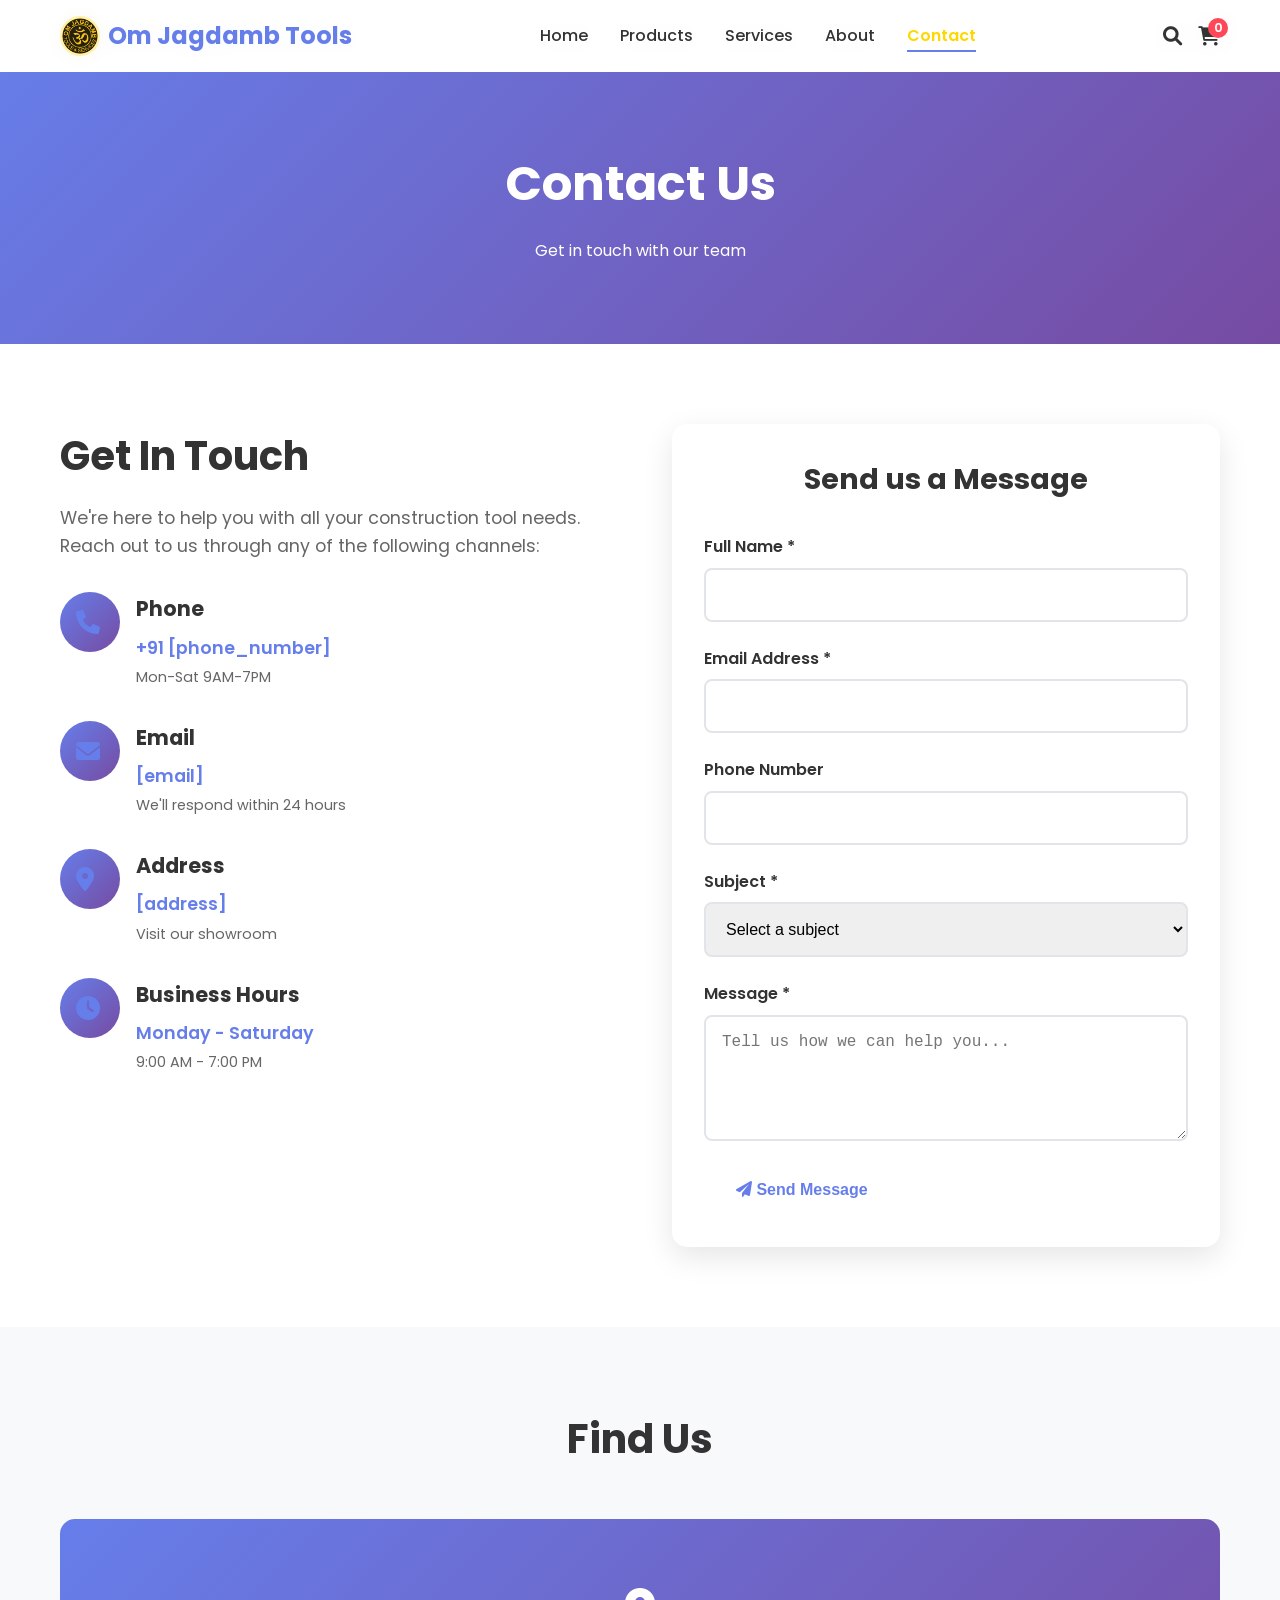
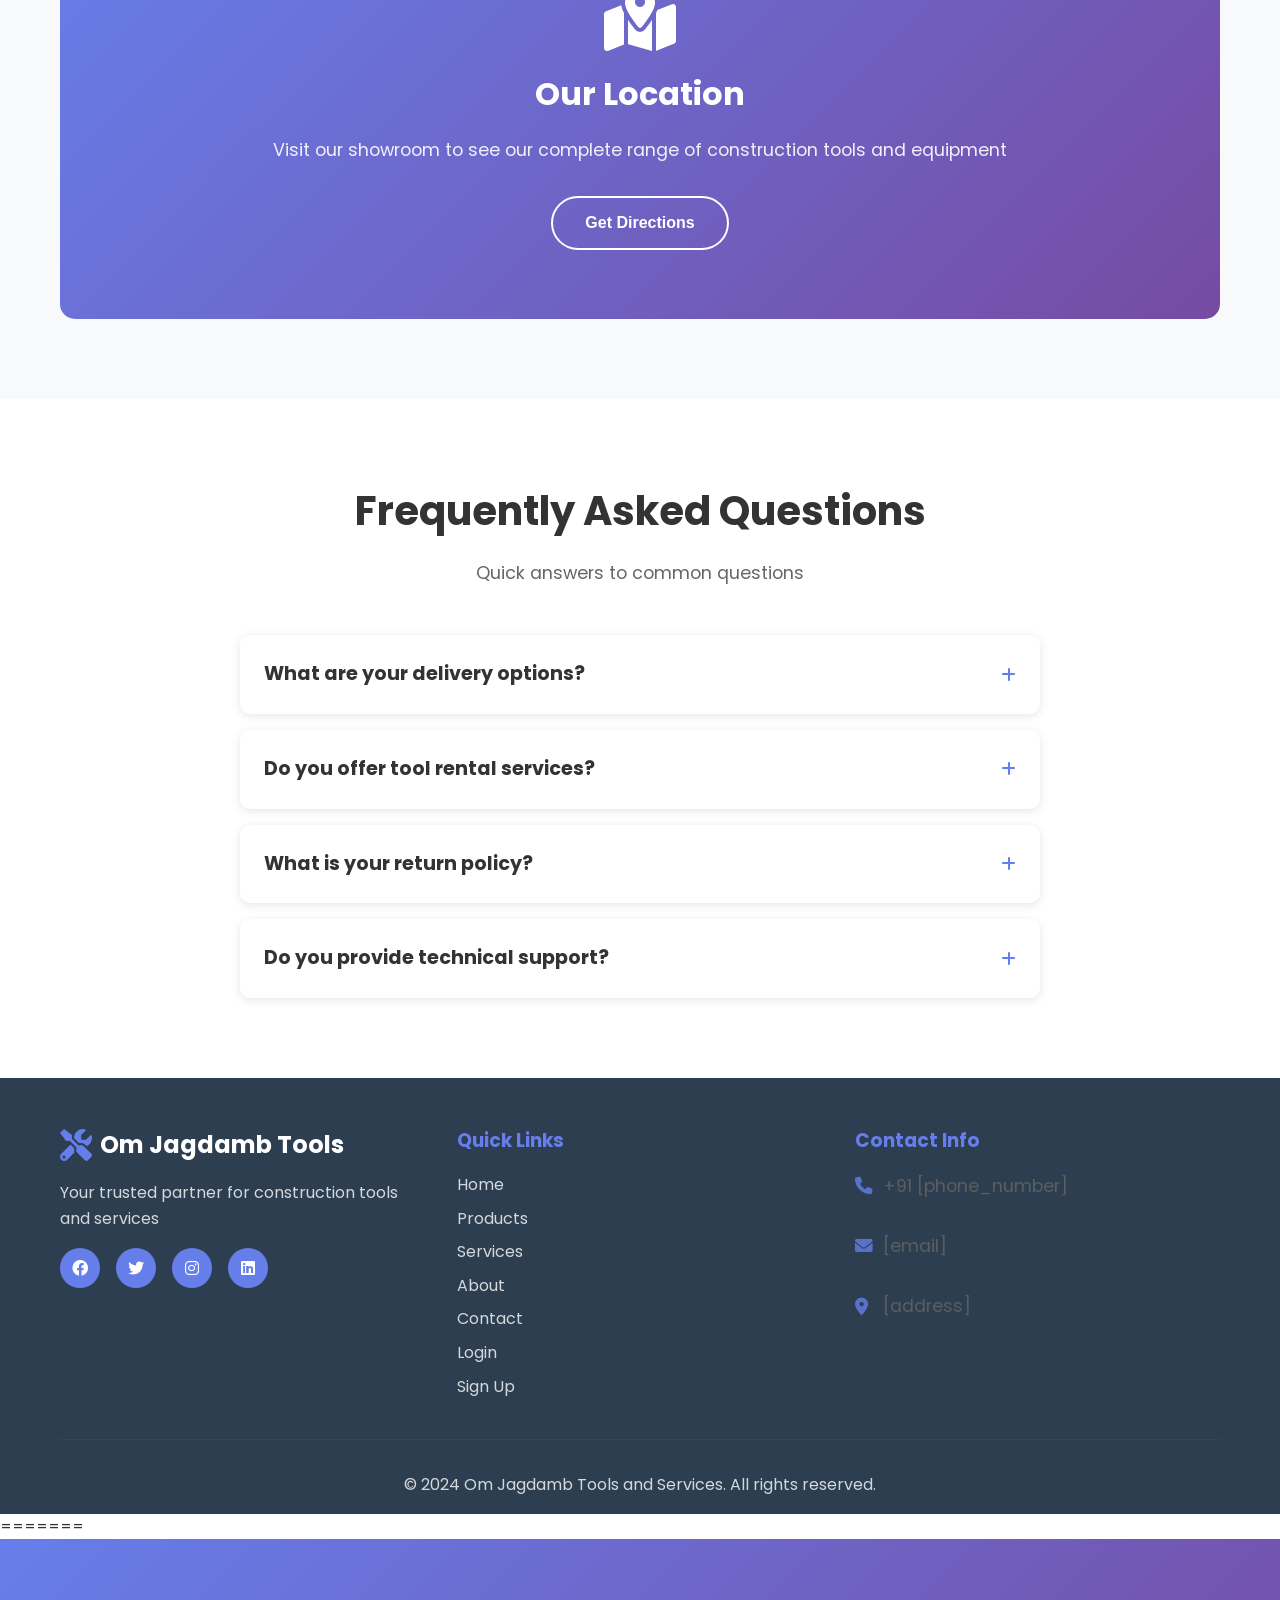
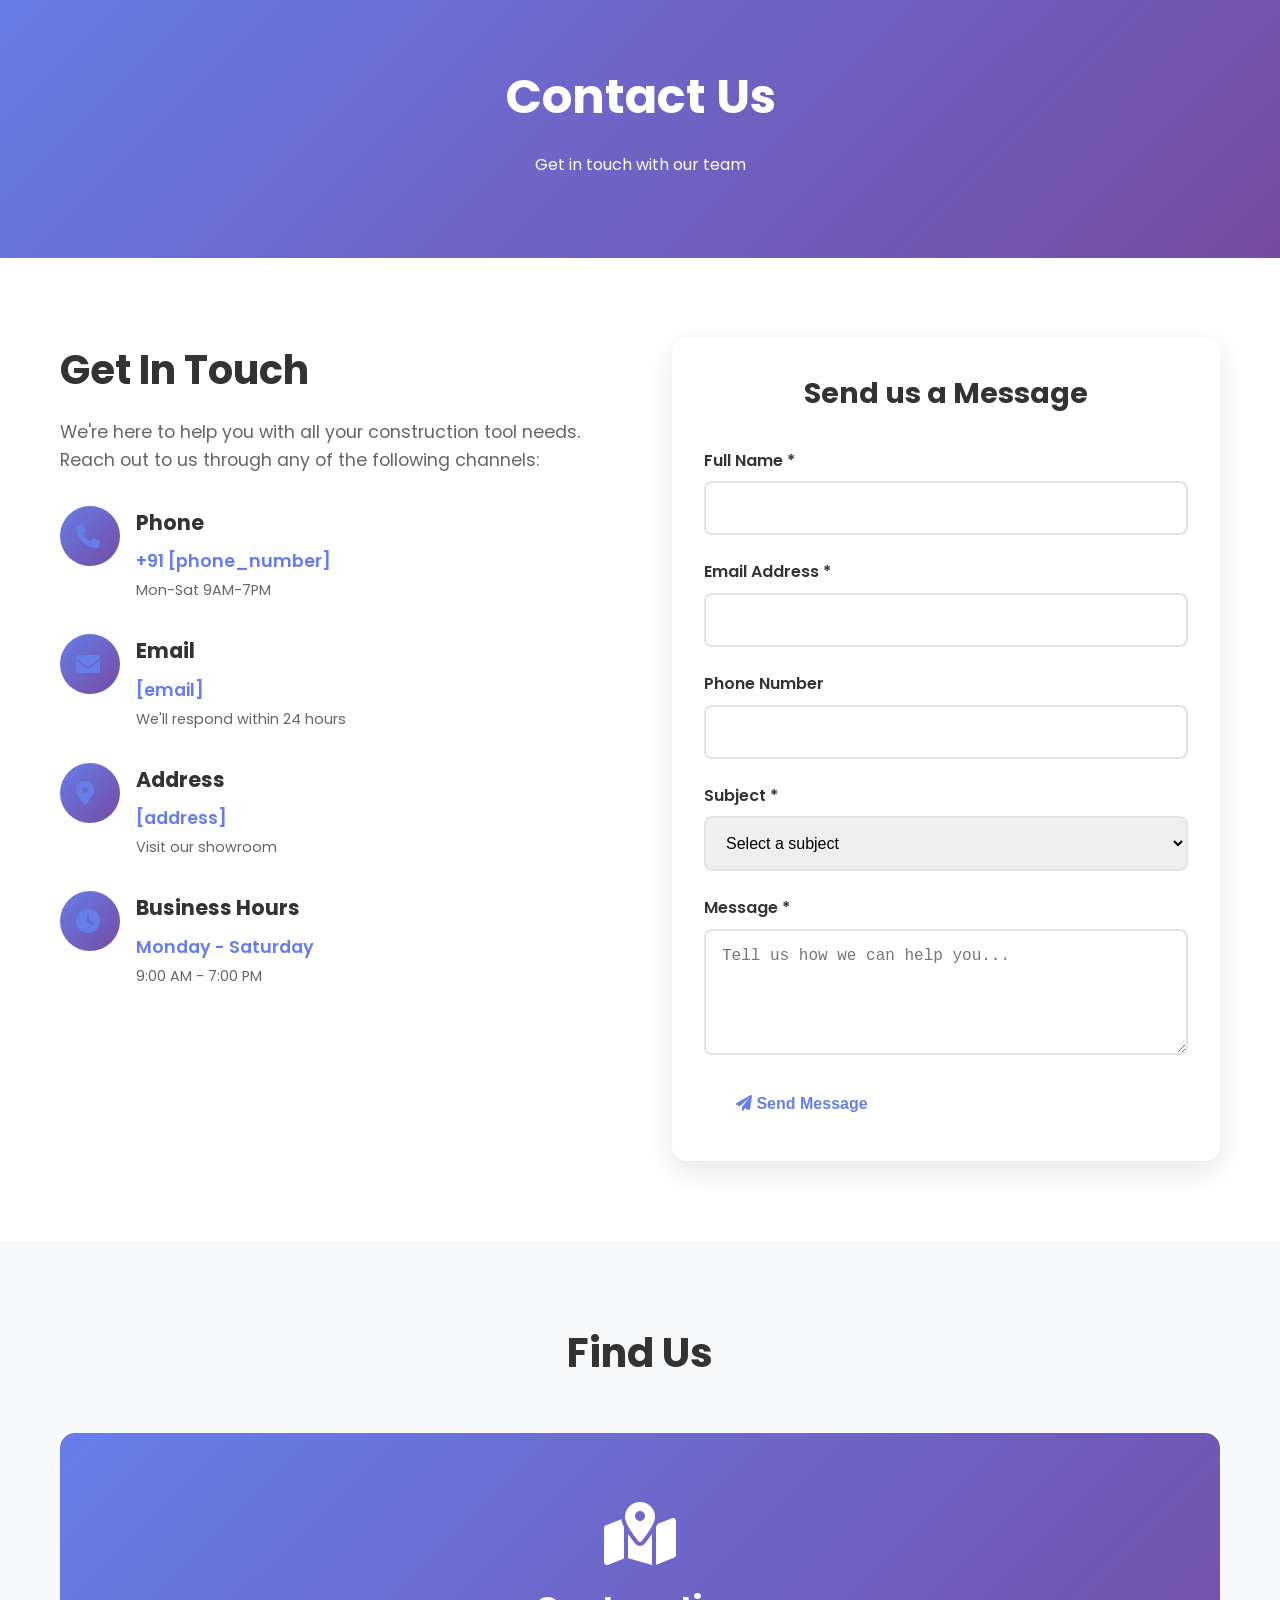
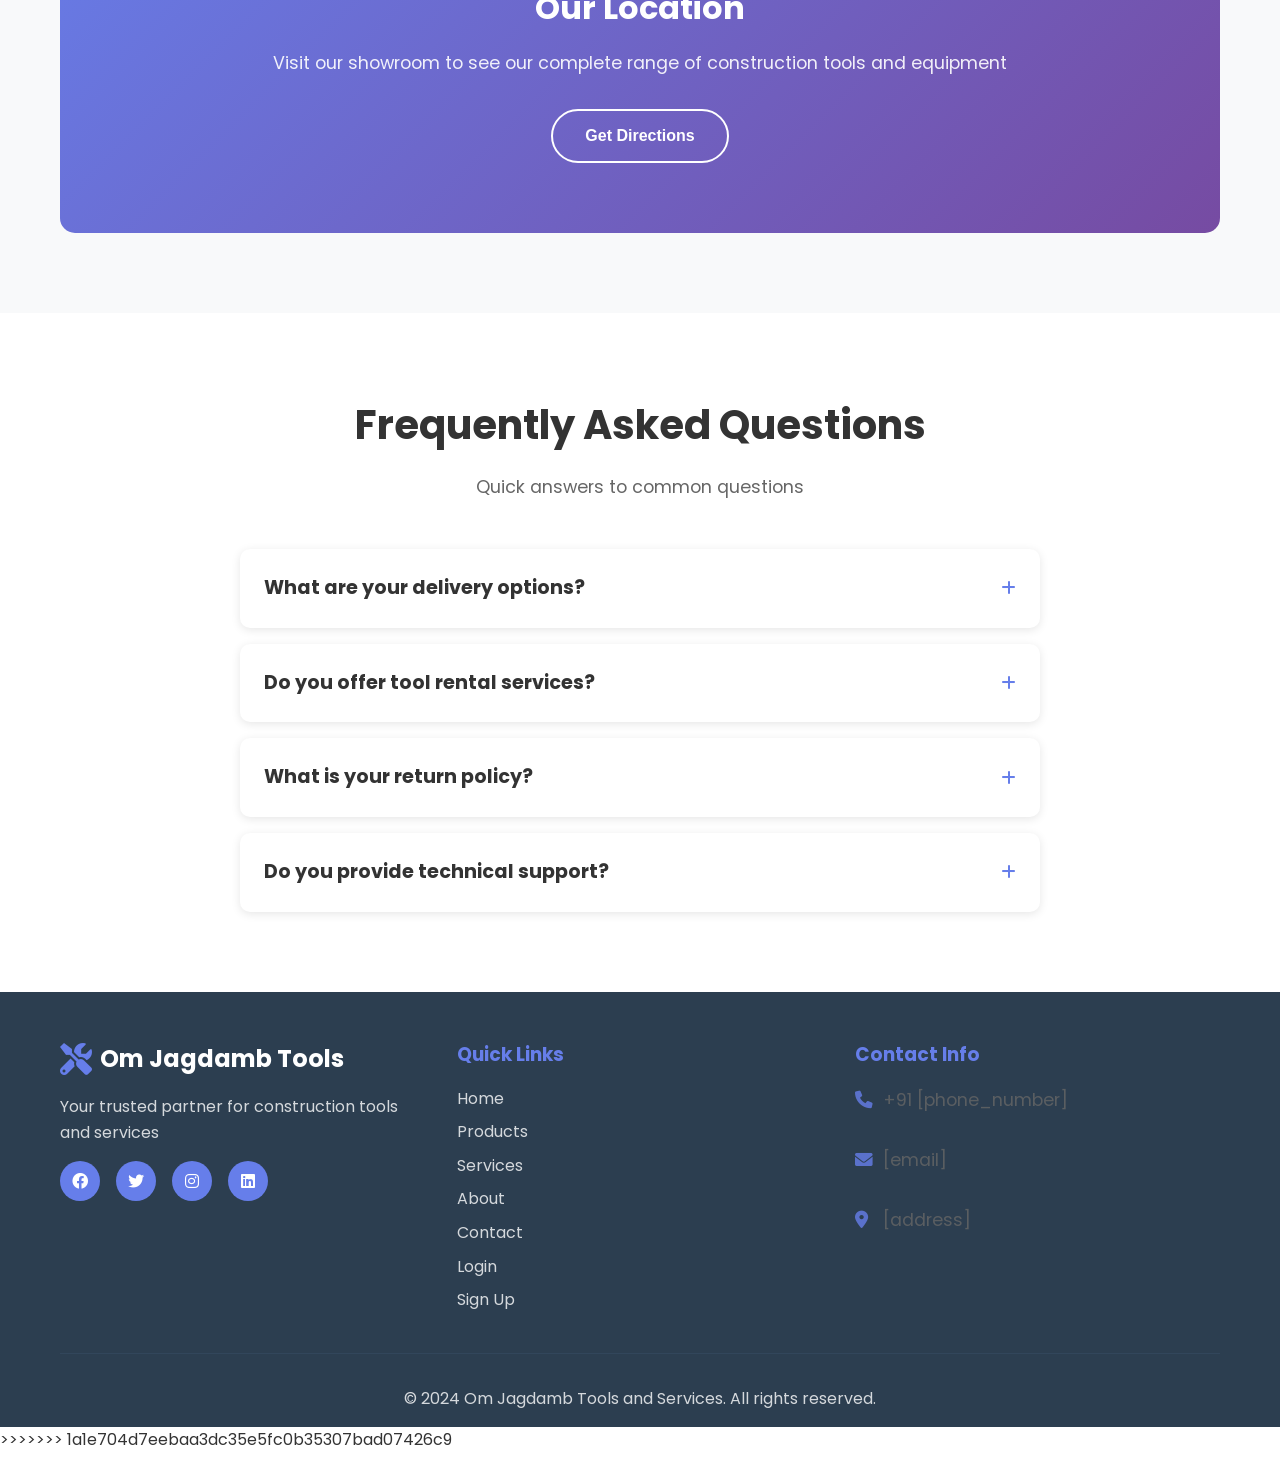
<file: contact.html>
<<<<<<< HEAD
<!DOCTYPE html>
<html lang="en">
<head>
    <meta charset="UTF-8">
    <meta name="viewport" content="width=device-width, initial-scale=1.0">
    <title>Contact Us - Om Jagdamb Tools and Services</title>
    <link rel="stylesheet" href="styles.css">
    <link href="https://cdnjs.cloudflare.com/ajax/libs/font-awesome/6.0.0/css/all.min.css" rel="stylesheet">
    <link href="https://fonts.googleapis.com/css2?family=Poppins:wght@300;400;500;600;700&display=swap" rel="stylesheet">
</head>
<body>
    <!-- Header -->
    <header class="header">
        <nav class="navbar">
            <div class="nav-container">
                <div class="logo">
                    <img src="om-jagdamb-tools-services-logo.jpg" alt="Om Jagdamb Tools Logo" class="logo-image">
                    <span>Om Jagdamb Tools</span>
                </div>
                <ul class="nav-menu">
                    <li><a href="index.html" class="nav-link">Home</a></li>
                    <li><a href="product_webpage.html" class="nav-link">Products</a></li>
                    <li><a href="index.html#services" class="nav-link">Services</a></li>
                    <li><a href="about.html" class="nav-link">About</a></li>
                    <li><a href="contact.html" class="nav-link active">Contact</a></li>
                </ul>
                <div class="nav-icons">
                    <div class="search-icon"><i class="fas fa-search"></i></div>
                    <div class="cart-icon">
                        <i class="fas fa-shopping-cart"></i>
                        <span class="cart-count">0</span>
                    </div>
                </div>
            </div>
        </nav>
    </header>

    <!-- Contact Hero -->
    <section class="page-hero">
        <div class="container">
            <h1>Contact Us</h1>
            <p>Get in touch with our team</p>
        </div>
    </section>

    <!-- Contact Content -->
    <section class="contact-content">
        <div class="container">
            <div class="contact-grid">
                <div class="contact-info">
                    <h2>Get In Touch</h2>
                    <p>We're here to help you with all your construction tool needs. Reach out to us through any of the following channels:</p>
                    
                    <div class="contact-methods">
                        <div class="contact-method">
                            <div class="method-icon">
                                <i class="fas fa-phone"></i>
                            </div>
                            <div class="method-info">
                                <h3>Phone</h3>
                                <p>+91 [phone_number]</p>
                                <span>Mon-Sat 9AM-7PM</span>
                            </div>
                        </div>
                        
                        <div class="contact-method">
                            <div class="method-icon">
                                <i class="fas fa-envelope"></i>
                            </div>
                            <div class="method-info">
                                <h3>Email</h3>
                                <p>[email]</p>
                                <span>We'll respond within 24 hours</span>
                            </div>
                        </div>
                        
                        <div class="contact-method">
                            <div class="method-icon">
                                <i class="fas fa-map-marker-alt"></i>
                            </div>
                            <div class="method-info">
                                <h3>Address</h3>
                                <p>[address]</p>
                                <span>Visit our showroom</span>
                            </div>
                        </div>
                        
                        <div class="contact-method">
                            <div class="method-icon">
                                <i class="fas fa-clock"></i>
                            </div>
                            <div class="method-info">
                                <h3>Business Hours</h3>
                                <p>Monday - Saturday</p>
                                <span>9:00 AM - 7:00 PM</span>
                            </div>
                        </div>
                    </div>
                </div>
                
                <div class="contact-form-container">
                    <form class="contact-form" id="contactForm">
                        <h3>Send us a Message</h3>
                        
                        <div class="form-group">
                            <label for="name">Full Name *</label>
                            <input type="text" id="name" name="name" required>
                        </div>
                        
                        <div class="form-group">
                            <label for="email">Email Address *</label>
                            <input type="email" id="email" name="email" required>
                        </div>
                        
                        <div class="form-group">
                            <label for="phone">Phone Number</label>
                            <input type="tel" id="phone" name="phone">
                        </div>
                        
                        <div class="form-group">
                            <label for="subject">Subject *</label>
                            <select id="subject" name="subject" required>
                                <option value="">Select a subject</option>
                                <option value="product-inquiry">Product Inquiry</option>
                                <option value="service-request">Service Request</option>
                                <option value="support">Technical Support</option>
                                <option value="partnership">Partnership</option>
                                <option value="other">Other</option>
                            </select>
                        </div>
                        
                        <div class="form-group">
                            <label for="message">Message *</label>
                            <textarea id="message" name="message" rows="5" required placeholder="Tell us how we can help you..."></textarea>
                        </div>
                        
                        <button type="submit" class="btn btn-primary">
                            <i class="fas fa-paper-plane"></i>
                            Send Message
                        </button>
                    </form>
                </div>
            </div>
        </div>
    </section>

    <!-- Map Section -->
    <section class="map-section">
        <div class="container">
            <h2>Find Us</h2>
            <div class="map-placeholder">
                <div class="map-content">
                    <i class="fas fa-map-marked-alt"></i>
                    <h3>Our Location</h3>
                    <p>Visit our showroom to see our complete range of construction tools and equipment</p>
                    <button class="btn btn-secondary">Get Directions</button>
                </div>
            </div>
        </div>
    </section>

    <!-- FAQ Section -->
    <section class="faq-section">
        <div class="container">
            <div class="section-header">
                <h2>Frequently Asked Questions</h2>
                <p>Quick answers to common questions</p>
            </div>
            
            <div class="faq-grid">
                <div class="faq-item">
                    <div class="faq-question">
                        <h3>What are your delivery options?</h3>
                        <i class="fas fa-plus"></i>
                    </div>
                    <div class="faq-answer">
                        <p>We offer same-day delivery within the city and 2-3 day delivery for outstation orders. Free delivery is available for orders above ₹2000.</p>
                    </div>
                </div>
                
                <div class="faq-item">
                    <div class="faq-question">
                        <h3>Do you offer tool rental services?</h3>
                        <i class="fas fa-plus"></i>
                    </div>
                    <div class="faq-answer">
                        <p>Yes, we provide rental services for heavy machinery and specialized tools. Contact us for rental rates and availability.</p>
                    </div>
                </div>
                
                <div class="faq-item">
                    <div class="faq-question">
                        <h3>What is your return policy?</h3>
                        <i class="fas fa-plus"></i>
                    </div>
                    <div class="faq-answer">
                        <p>We offer a 30-day return policy for unused items in original packaging. Defective items can be returned within 7 days for immediate replacement.</p>
                    </div>
                </div>
                
                <div class="faq-item">
                    <div class="faq-question">
                        <h3>Do you provide technical support?</h3>
                        <i class="fas fa-plus"></i>
                    </div>
                    <div class="faq-answer">
                        <p>Yes, our technical team provides support for tool selection, usage guidance, and troubleshooting. Contact us for expert assistance.</p>
                    </div>
                </div>
            </div>
        </div>
    </section>

    <!-- Footer -->
    <footer class="footer">
        <div class="container">
            <div class="footer-content">
                <div class="footer-section">
                    <div class="footer-logo">
                        <i class="fas fa-tools"></i>
                        <span>Om Jagdamb Tools</span>
                    </div>
                    <p>Your trusted partner for construction tools and services</p>
                    <div class="social-links">
                        <a href="#"><i class="fab fa-facebook"></i></a>
                        <a href="#"><i class="fab fa-twitter"></i></a>
                        <a href="#"><i class="fab fa-instagram"></i></a>
                        <a href="#"><i class="fab fa-linkedin"></i></a>
                    </div>
                </div>
                <div class="footer-section">
                    <h3>Quick Links</h3>
                    <ul>
                        <li><a href="index.html">Home</a></li>
                        <li><a href="product_webpage.html">Products</a></li>
                        <li><a href="index.html#services">Services</a></li>
                        <li><a href="about.html">About</a></li>
                        <li><a href="contact.html">Contact</a></li>
                        <li><a href="login.html">Login</a></li>
                        <li><a href="signup.html">Sign Up</a></li>
                    </ul>
                </div>
                <div class="footer-section">
                    <h3>Contact Info</h3>
                    <div class="contact-info">
                        <p><i class="fas fa-phone"></i> +91 [phone_number]</p>
                        <p><i class="fas fa-envelope"></i> [email]</p>
                        <p><i class="fas fa-map-marker-alt"></i> [address]</p>
                    </div>
                </div>
            </div>
            <div class="footer-bottom">
                <p>&copy; 2024 Om Jagdamb Tools and Services. All rights reserved.</p>
            </div>
        </div>
    </footer>

    <style>
        .page-hero {
            background: linear-gradient(135deg, #667eea 0%, #764ba2 100%);
            padding: 120px 0 80px;
            text-align: center;
            color: white;
        }
        
        .page-hero h1 {
            font-size: 3rem;
            margin-bottom: 1rem;
        }
        
        .contact-content {
            padding: 5rem 0;
        }
        
        .contact-grid {
            display: grid;
            grid-template-columns: 1fr 1fr;
            gap: 4rem;
        }
        
        .contact-info h2 {
            font-size: 2.5rem;
            margin-bottom: 1rem;
            color: #333;
        }
        
        .contact-info p {
            font-size: 1.1rem;
            color: #666;
            margin-bottom: 2rem;
        }
        
        .contact-methods {
            display: flex;
            flex-direction: column;
            gap: 2rem;
        }
        
        .contact-method {
            display: flex;
            align-items: flex-start;
            gap: 1rem;
        }
        
        .method-icon {
            width: 60px;
            height: 60px;
            background: linear-gradient(135deg, #667eea, #764ba2);
            border-radius: 50%;
            display: flex;
            align-items: center;
            justify-content: center;
            color: white;
            font-size: 1.5rem;
            flex-shrink: 0;
        }
        
        .method-info h3 {
            font-size: 1.3rem;
            margin-bottom: 0.5rem;
            color: #333;
        }
        
        .method-info p {
            font-size: 1.1rem;
            color: #667eea;
            font-weight: 600;
            margin-bottom: 0.25rem;
        }
        
        .method-info span {
            font-size: 0.9rem;
            color: #666;
        }
        
        .contact-form-container {
            background: white;
            padding: 2rem;
            border-radius: 15px;
            box-shadow: 0 10px 30px rgba(0,0,0,0.1);
        }
        
        .contact-form h3 {
            font-size: 1.8rem;
            margin-bottom: 2rem;
            color: #333;
            text-align: center;
        }
        
        .form-group {
            margin-bottom: 1.5rem;
        }
        
        .form-group label {
            display: block;
            margin-bottom: 0.5rem;
            font-weight: 600;
            color: #333;
        }
        
        .form-group input,
        .form-group select,
        .form-group textarea {
            width: 100%;
            padding: 1rem;
            border: 2px solid #e1e5e9;
            border-radius: 8px;
            font-size: 1rem;
            transition: border-color 0.3s ease;
        }
        
        .form-group input:focus,
        .form-group select:focus,
        .form-group textarea:focus {
            outline: none;
            border-color: #667eea;
        }
        
        .form-group textarea {
            resize: vertical;
            min-height: 120px;
        }
        
        .map-section {
            background: #f8f9fa;
            padding: 5rem 0;
        }
        
        .map-section h2 {
            text-align: center;
            font-size: 2.5rem;
            margin-bottom: 3rem;
            color: #333;
        }
        
        .map-placeholder {
            height: 400px;
            background: linear-gradient(135deg, #667eea, #764ba2);
            border-radius: 15px;
            display: flex;
            align-items: center;
            justify-content: center;
            color: white;
            text-align: center;
        }
        
        .map-content i {
            font-size: 4rem;
            margin-bottom: 1rem;
        }
        
        .map-content h3 {
            font-size: 2rem;
            margin-bottom: 1rem;
        }
        
        .map-content p {
            font-size: 1.1rem;
            margin-bottom: 2rem;
            opacity: 0.9;
        }
        
        .faq-section {
            padding: 5rem 0;
        }
        
        .faq-grid {
            display: flex;
            flex-direction: column;
            gap: 1rem;
            max-width: 800px;
            margin: 0 auto;
        }
        
        .faq-item {
            background: white;
            border-radius: 10px;
            box-shadow: 0 2px 10px rgba(0,0,0,0.1);
            overflow: hidden;
        }
        
        .faq-question {
            padding: 1.5rem;
            display: flex;
            justify-content: space-between;
            align-items: center;
            cursor: pointer;
            transition: background 0.3s ease;
        }
        
        .faq-question:hover {
            background: #f8f9fa;
        }
        
        .faq-question h3 {
            font-size: 1.2rem;
            color: #333;
            margin: 0;
        }
        
        .faq-question i {
            color: #667eea;
            transition: transform 0.3s ease;
        }
        
        .faq-item.active .faq-question i {
            transform: rotate(45deg);
        }
        
        .faq-answer {
            padding: 0 1.5rem;
            max-height: 0;
            overflow: hidden;
            transition: all 0.3s ease;
        }
        
        .faq-item.active .faq-answer {
            padding: 0 1.5rem 1.5rem;
            max-height: 200px;
        }
        
        .faq-answer p {
            color: #666;
            line-height: 1.6;
        }
        
        @media (max-width: 768px) {
            .contact-grid {
                grid-template-columns: 1fr;
                gap: 2rem;
            }
            
            .contact-methods {
                gap: 1.5rem;
            }
            
            .contact-method {
                flex-direction: column;
                text-align: center;
            }
            
            .page-hero h1 {
                font-size: 2rem;
            }
        }
    </style>

    <script>
        // Contact form submission
        document.getElementById('contactForm').addEventListener('submit', function(e) {
            e.preventDefault();
            
            // Simple form validation
            const name = document.getElementById('name').value;
            const email = document.getElementById('email').value;
            const subject = document.getElementById('subject').value;
            const message = document.getElementById('message').value;
            
            if (!name || !email || !subject || !message) {
                alert('Please fill in all required fields.');
                return;
            }
            
            // Simulate form submission
            const submitBtn = e.target.querySelector('button[type="submit"]');
            const originalText = submitBtn.innerHTML;
            
            submitBtn.innerHTML = '<i class="fas fa-spinner fa-spin"></i> Sending...';
            submitBtn.disabled = true;
            
            setTimeout(() => {
                alert('Thank you for your message! We will get back to you within 24 hours.');
                this.reset();
                submitBtn.innerHTML = originalText;
                submitBtn.disabled = false;
            }, 2000);
        });
        
        // FAQ accordion
        document.querySelectorAll('.faq-question').forEach(question => {
            question.addEventListener('click', () => {
                const faqItem = question.parentElement;
                const isActive = faqItem.classList.contains('active');
                
                // Close all FAQ items
                document.querySelectorAll('.faq-item').forEach(item => {
                    item.classList.remove('active');
                });
                
                // Open clicked item if it wasn't active
                if (!isActive) {
                    faqItem.classList.add('active');
                }
            });
        });
    </script>
</body>
=======
<!DOCTYPE html>
<html lang="en">
<head>
    <meta charset="UTF-8">
    <meta name="viewport" content="width=device-width, initial-scale=1.0">
    <title>Contact Us - Om Jagdamb Tools and Services</title>
    <link rel="stylesheet" href="styles.css">
    <link href="https://cdnjs.cloudflare.com/ajax/libs/font-awesome/6.0.0/css/all.min.css" rel="stylesheet">
    <link href="https://fonts.googleapis.com/css2?family=Poppins:wght@300;400;500;600;700&display=swap" rel="stylesheet">
</head>
<body>
    <!-- Header -->
    <header class="header">
        <nav class="navbar">
            <div class="nav-container">
                <div class="logo">
                    <img src="om-jagdamb-tools-services-logo.jpg" alt="Om Jagdamb Tools Logo" class="logo-image">
                    <span>Om Jagdamb Tools</span>
                </div>
                <ul class="nav-menu">
                    <li><a href="index.html" class="nav-link">Home</a></li>
                    <li><a href="product_webpage.html" class="nav-link">Products</a></li>
                    <li><a href="index.html#services" class="nav-link">Services</a></li>
                    <li><a href="about.html" class="nav-link">About</a></li>
                    <li><a href="contact.html" class="nav-link active">Contact</a></li>
                </ul>
                <div class="nav-icons">
                    <div class="search-icon"><i class="fas fa-search"></i></div>
                    <div class="cart-icon">
                        <i class="fas fa-shopping-cart"></i>
                        <span class="cart-count">0</span>
                    </div>
                </div>
            </div>
        </nav>
    </header>

    <!-- Contact Hero -->
    <section class="page-hero">
        <div class="container">
            <h1>Contact Us</h1>
            <p>Get in touch with our team</p>
        </div>
    </section>

    <!-- Contact Content -->
    <section class="contact-content">
        <div class="container">
            <div class="contact-grid">
                <div class="contact-info">
                    <h2>Get In Touch</h2>
                    <p>We're here to help you with all your construction tool needs. Reach out to us through any of the following channels:</p>
                    
                    <div class="contact-methods">
                        <div class="contact-method">
                            <div class="method-icon">
                                <i class="fas fa-phone"></i>
                            </div>
                            <div class="method-info">
                                <h3>Phone</h3>
                                <p>+91 [phone_number]</p>
                                <span>Mon-Sat 9AM-7PM</span>
                            </div>
                        </div>
                        
                        <div class="contact-method">
                            <div class="method-icon">
                                <i class="fas fa-envelope"></i>
                            </div>
                            <div class="method-info">
                                <h3>Email</h3>
                                <p>[email]</p>
                                <span>We'll respond within 24 hours</span>
                            </div>
                        </div>
                        
                        <div class="contact-method">
                            <div class="method-icon">
                                <i class="fas fa-map-marker-alt"></i>
                            </div>
                            <div class="method-info">
                                <h3>Address</h3>
                                <p>[address]</p>
                                <span>Visit our showroom</span>
                            </div>
                        </div>
                        
                        <div class="contact-method">
                            <div class="method-icon">
                                <i class="fas fa-clock"></i>
                            </div>
                            <div class="method-info">
                                <h3>Business Hours</h3>
                                <p>Monday - Saturday</p>
                                <span>9:00 AM - 7:00 PM</span>
                            </div>
                        </div>
                    </div>
                </div>
                
                <div class="contact-form-container">
                    <form class="contact-form" id="contactForm">
                        <h3>Send us a Message</h3>
                        
                        <div class="form-group">
                            <label for="name">Full Name *</label>
                            <input type="text" id="name" name="name" required>
                        </div>
                        
                        <div class="form-group">
                            <label for="email">Email Address *</label>
                            <input type="email" id="email" name="email" required>
                        </div>
                        
                        <div class="form-group">
                            <label for="phone">Phone Number</label>
                            <input type="tel" id="phone" name="phone">
                        </div>
                        
                        <div class="form-group">
                            <label for="subject">Subject *</label>
                            <select id="subject" name="subject" required>
                                <option value="">Select a subject</option>
                                <option value="product-inquiry">Product Inquiry</option>
                                <option value="service-request">Service Request</option>
                                <option value="support">Technical Support</option>
                                <option value="partnership">Partnership</option>
                                <option value="other">Other</option>
                            </select>
                        </div>
                        
                        <div class="form-group">
                            <label for="message">Message *</label>
                            <textarea id="message" name="message" rows="5" required placeholder="Tell us how we can help you..."></textarea>
                        </div>
                        
                        <button type="submit" class="btn btn-primary">
                            <i class="fas fa-paper-plane"></i>
                            Send Message
                        </button>
                    </form>
                </div>
            </div>
        </div>
    </section>

    <!-- Map Section -->
    <section class="map-section">
        <div class="container">
            <h2>Find Us</h2>
            <div class="map-placeholder">
                <div class="map-content">
                    <i class="fas fa-map-marked-alt"></i>
                    <h3>Our Location</h3>
                    <p>Visit our showroom to see our complete range of construction tools and equipment</p>
                    <button class="btn btn-secondary">Get Directions</button>
                </div>
            </div>
        </div>
    </section>

    <!-- FAQ Section -->
    <section class="faq-section">
        <div class="container">
            <div class="section-header">
                <h2>Frequently Asked Questions</h2>
                <p>Quick answers to common questions</p>
            </div>
            
            <div class="faq-grid">
                <div class="faq-item">
                    <div class="faq-question">
                        <h3>What are your delivery options?</h3>
                        <i class="fas fa-plus"></i>
                    </div>
                    <div class="faq-answer">
                        <p>We offer same-day delivery within the city and 2-3 day delivery for outstation orders. Free delivery is available for orders above ₹2000.</p>
                    </div>
                </div>
                
                <div class="faq-item">
                    <div class="faq-question">
                        <h3>Do you offer tool rental services?</h3>
                        <i class="fas fa-plus"></i>
                    </div>
                    <div class="faq-answer">
                        <p>Yes, we provide rental services for heavy machinery and specialized tools. Contact us for rental rates and availability.</p>
                    </div>
                </div>
                
                <div class="faq-item">
                    <div class="faq-question">
                        <h3>What is your return policy?</h3>
                        <i class="fas fa-plus"></i>
                    </div>
                    <div class="faq-answer">
                        <p>We offer a 30-day return policy for unused items in original packaging. Defective items can be returned within 7 days for immediate replacement.</p>
                    </div>
                </div>
                
                <div class="faq-item">
                    <div class="faq-question">
                        <h3>Do you provide technical support?</h3>
                        <i class="fas fa-plus"></i>
                    </div>
                    <div class="faq-answer">
                        <p>Yes, our technical team provides support for tool selection, usage guidance, and troubleshooting. Contact us for expert assistance.</p>
                    </div>
                </div>
            </div>
        </div>
    </section>

    <!-- Footer -->
    <footer class="footer">
        <div class="container">
            <div class="footer-content">
                <div class="footer-section">
                    <div class="footer-logo">
                        <i class="fas fa-tools"></i>
                        <span>Om Jagdamb Tools</span>
                    </div>
                    <p>Your trusted partner for construction tools and services</p>
                    <div class="social-links">
                        <a href="#"><i class="fab fa-facebook"></i></a>
                        <a href="#"><i class="fab fa-twitter"></i></a>
                        <a href="#"><i class="fab fa-instagram"></i></a>
                        <a href="#"><i class="fab fa-linkedin"></i></a>
                    </div>
                </div>
                <div class="footer-section">
                    <h3>Quick Links</h3>
                    <ul>
                        <li><a href="index.html">Home</a></li>
                        <li><a href="product_webpage.html">Products</a></li>
                        <li><a href="index.html#services">Services</a></li>
                        <li><a href="about.html">About</a></li>
                        <li><a href="contact.html">Contact</a></li>
                        <li><a href="login.html">Login</a></li>
                        <li><a href="signup.html">Sign Up</a></li>
                    </ul>
                </div>
                <div class="footer-section">
                    <h3>Contact Info</h3>
                    <div class="contact-info">
                        <p><i class="fas fa-phone"></i> +91 [phone_number]</p>
                        <p><i class="fas fa-envelope"></i> [email]</p>
                        <p><i class="fas fa-map-marker-alt"></i> [address]</p>
                    </div>
                </div>
            </div>
            <div class="footer-bottom">
                <p>&copy; 2024 Om Jagdamb Tools and Services. All rights reserved.</p>
            </div>
        </div>
    </footer>

    <style>
        .page-hero {
            background: linear-gradient(135deg, #667eea 0%, #764ba2 100%);
            padding: 120px 0 80px;
            text-align: center;
            color: white;
        }
        
        .page-hero h1 {
            font-size: 3rem;
            margin-bottom: 1rem;
        }
        
        .contact-content {
            padding: 5rem 0;
        }
        
        .contact-grid {
            display: grid;
            grid-template-columns: 1fr 1fr;
            gap: 4rem;
        }
        
        .contact-info h2 {
            font-size: 2.5rem;
            margin-bottom: 1rem;
            color: #333;
        }
        
        .contact-info p {
            font-size: 1.1rem;
            color: #666;
            margin-bottom: 2rem;
        }
        
        .contact-methods {
            display: flex;
            flex-direction: column;
            gap: 2rem;
        }
        
        .contact-method {
            display: flex;
            align-items: flex-start;
            gap: 1rem;
        }
        
        .method-icon {
            width: 60px;
            height: 60px;
            background: linear-gradient(135deg, #667eea, #764ba2);
            border-radius: 50%;
            display: flex;
            align-items: center;
            justify-content: center;
            color: white;
            font-size: 1.5rem;
            flex-shrink: 0;
        }
        
        .method-info h3 {
            font-size: 1.3rem;
            margin-bottom: 0.5rem;
            color: #333;
        }
        
        .method-info p {
            font-size: 1.1rem;
            color: #667eea;
            font-weight: 600;
            margin-bottom: 0.25rem;
        }
        
        .method-info span {
            font-size: 0.9rem;
            color: #666;
        }
        
        .contact-form-container {
            background: white;
            padding: 2rem;
            border-radius: 15px;
            box-shadow: 0 10px 30px rgba(0,0,0,0.1);
        }
        
        .contact-form h3 {
            font-size: 1.8rem;
            margin-bottom: 2rem;
            color: #333;
            text-align: center;
        }
        
        .form-group {
            margin-bottom: 1.5rem;
        }
        
        .form-group label {
            display: block;
            margin-bottom: 0.5rem;
            font-weight: 600;
            color: #333;
        }
        
        .form-group input,
        .form-group select,
        .form-group textarea {
            width: 100%;
            padding: 1rem;
            border: 2px solid #e1e5e9;
            border-radius: 8px;
            font-size: 1rem;
            transition: border-color 0.3s ease;
        }
        
        .form-group input:focus,
        .form-group select:focus,
        .form-group textarea:focus {
            outline: none;
            border-color: #667eea;
        }
        
        .form-group textarea {
            resize: vertical;
            min-height: 120px;
        }
        
        .map-section {
            background: #f8f9fa;
            padding: 5rem 0;
        }
        
        .map-section h2 {
            text-align: center;
            font-size: 2.5rem;
            margin-bottom: 3rem;
            color: #333;
        }
        
        .map-placeholder {
            height: 400px;
            background: linear-gradient(135deg, #667eea, #764ba2);
            border-radius: 15px;
            display: flex;
            align-items: center;
            justify-content: center;
            color: white;
            text-align: center;
        }
        
        .map-content i {
            font-size: 4rem;
            margin-bottom: 1rem;
        }
        
        .map-content h3 {
            font-size: 2rem;
            margin-bottom: 1rem;
        }
        
        .map-content p {
            font-size: 1.1rem;
            margin-bottom: 2rem;
            opacity: 0.9;
        }
        
        .faq-section {
            padding: 5rem 0;
        }
        
        .faq-grid {
            display: flex;
            flex-direction: column;
            gap: 1rem;
            max-width: 800px;
            margin: 0 auto;
        }
        
        .faq-item {
            background: white;
            border-radius: 10px;
            box-shadow: 0 2px 10px rgba(0,0,0,0.1);
            overflow: hidden;
        }
        
        .faq-question {
            padding: 1.5rem;
            display: flex;
            justify-content: space-between;
            align-items: center;
            cursor: pointer;
            transition: background 0.3s ease;
        }
        
        .faq-question:hover {
            background: #f8f9fa;
        }
        
        .faq-question h3 {
            font-size: 1.2rem;
            color: #333;
            margin: 0;
        }
        
        .faq-question i {
            color: #667eea;
            transition: transform 0.3s ease;
        }
        
        .faq-item.active .faq-question i {
            transform: rotate(45deg);
        }
        
        .faq-answer {
            padding: 0 1.5rem;
            max-height: 0;
            overflow: hidden;
            transition: all 0.3s ease;
        }
        
        .faq-item.active .faq-answer {
            padding: 0 1.5rem 1.5rem;
            max-height: 200px;
        }
        
        .faq-answer p {
            color: #666;
            line-height: 1.6;
        }
        
        @media (max-width: 768px) {
            .contact-grid {
                grid-template-columns: 1fr;
                gap: 2rem;
            }
            
            .contact-methods {
                gap: 1.5rem;
            }
            
            .contact-method {
                flex-direction: column;
                text-align: center;
            }
            
            .page-hero h1 {
                font-size: 2rem;
            }
        }
    </style>

    <script>
        // Contact form submission
        document.getElementById('contactForm').addEventListener('submit', function(e) {
            e.preventDefault();
            
            // Simple form validation
            const name = document.getElementById('name').value;
            const email = document.getElementById('email').value;
            const subject = document.getElementById('subject').value;
            const message = document.getElementById('message').value;
            
            if (!name || !email || !subject || !message) {
                alert('Please fill in all required fields.');
                return;
            }
            
            // Simulate form submission
            const submitBtn = e.target.querySelector('button[type="submit"]');
            const originalText = submitBtn.innerHTML;
            
            submitBtn.innerHTML = '<i class="fas fa-spinner fa-spin"></i> Sending...';
            submitBtn.disabled = true;
            
            setTimeout(() => {
                alert('Thank you for your message! We will get back to you within 24 hours.');
                this.reset();
                submitBtn.innerHTML = originalText;
                submitBtn.disabled = false;
            }, 2000);
        });
        
        // FAQ accordion
        document.querySelectorAll('.faq-question').forEach(question => {
            question.addEventListener('click', () => {
                const faqItem = question.parentElement;
                const isActive = faqItem.classList.contains('active');
                
                // Close all FAQ items
                document.querySelectorAll('.faq-item').forEach(item => {
                    item.classList.remove('active');
                });
                
                // Open clicked item if it wasn't active
                if (!isActive) {
                    faqItem.classList.add('active');
                }
            });
        });
    </script>
</body>
>>>>>>> 1a1e704d7eebaa3dc35e5fc0b35307bad07426c9
</html>
</file>
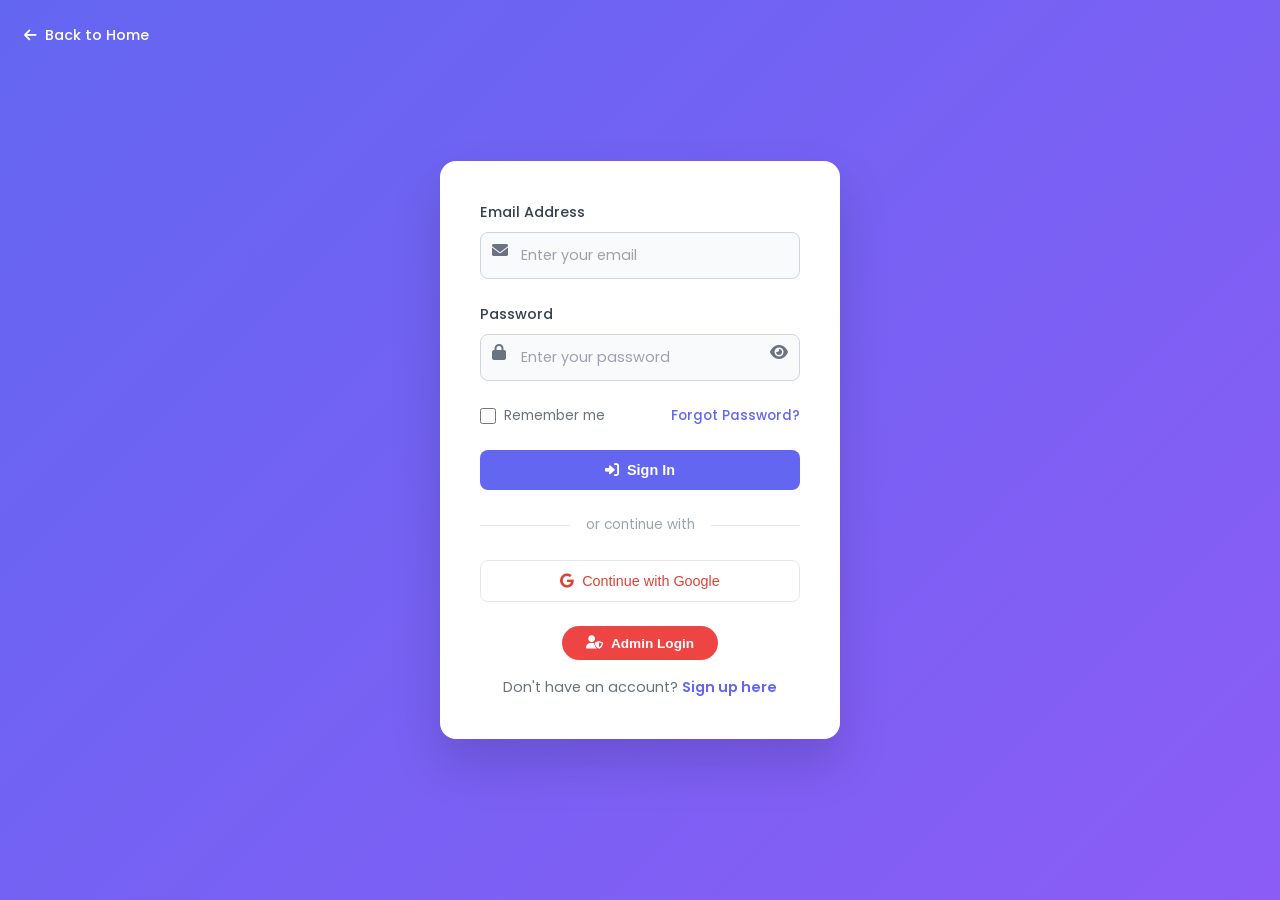
<file: dashboard.html>
<<<<<<< HEAD
<!DOCTYPE html>
<html lang="en">
<head>
    <meta charset="UTF-8">
    <meta name="viewport" content="width=device-width, initial-scale=1.0">
    <title>My Dashboard - Om Jagdamb Tools</title>
    <link rel="stylesheet" href="styles.css">
    <link href="https://cdnjs.cloudflare.com/ajax/libs/font-awesome/6.0.0/css/all.min.css" rel="stylesheet">
    <link href="https://fonts.googleapis.com/css2?family=Poppins:wght@300;400;500;600;700&display=swap" rel="stylesheet">
    <style>
        body {
            background: #f8f9fa;
            font-family: 'Poppins', sans-serif;
            padding-top: 80px;
        }
        
        .dashboard-container {
            max-width: 1400px;
            margin: 0 auto;
            padding: 2rem;
        }
        
        .dashboard-header {
            background: linear-gradient(135deg, #667eea 0%, #764ba2 100%);
            color: white;
            padding: 2rem;
            border-radius: 15px;
            margin-bottom: 2rem;
            display: flex;
            align-items: center;
            justify-content: space-between;
        }
        
        .welcome-section h1 {
            margin: 0;
            font-size: 2.5rem;
            font-weight: 700;
        }
        
        .welcome-section p {
            margin: 0.5rem 0 0 0;
            opacity: 0.9;
        }
        
        .quick-stats {
            display: grid;
            grid-template-columns: repeat(auto-fit, minmax(250px, 1fr));
            gap: 1.5rem;
            margin-bottom: 2rem;
        }
        
        .stat-card {
            background: white;
            padding: 1.5rem;
            border-radius: 15px;
            box-shadow: 0 4px 15px rgba(0,0,0,0.1);
            transition: transform 0.3s ease;
        }
        
        .stat-card:hover {
            transform: translateY(-5px);
        }
        
        .stat-icon {
            width: 60px;
            height: 60px;
            border-radius: 15px;
            display: flex;
            align-items: center;
            justify-content: center;
            font-size: 1.5rem;
            color: white;
            margin-bottom: 1rem;
        }
        
        .stat-icon.orders { background: linear-gradient(135deg, #667eea, #764ba2); }
        .stat-icon.wishlist { background: linear-gradient(135deg, #f093fb, #f5576c); }
        .stat-icon.spent { background: linear-gradient(135deg, #4facfe, #00f2fe); }
        .stat-icon.points { background: linear-gradient(135deg, #43e97b, #38f9d7); }
        
        .stat-number {
            font-size: 2rem;
            font-weight: 700;
            color: #333;
            margin-bottom: 0.5rem;
        }
        
        .stat-label {
            color: #666;
            font-weight: 500;
        }
        
        .dashboard-grid {
            display: grid;
            grid-template-columns: 2fr 1fr;
            gap: 2rem;
        }
        
        .dashboard-section {
            background: white;
            border-radius: 15px;
            padding: 2rem;
            box-shadow: 0 4px 15px rgba(0,0,0,0.1);
        }
        
        .section-title {
            font-size: 1.5rem;
            font-weight: 600;
            color: #333;
            margin-bottom: 1.5rem;
            display: flex;
            align-items: center;
            gap: 0.5rem;
        }
        
        .order-item {
            display: flex;
            align-items: center;
            justify-content: space-between;
            padding: 1rem;
            border: 1px solid #e9ecef;
            border-radius: 8px;
            margin-bottom: 1rem;
        }
        
        .order-info h4 {
            margin: 0 0 0.5rem 0;
            color: #333;
        }
        
        .order-info p {
            margin: 0;
            color: #666;
            font-size: 0.9rem;
        }
        
        .order-status {
            padding: 0.25rem 0.75rem;
            border-radius: 20px;
            font-size: 0.8rem;
            font-weight: 600;
        }
        
        .status-pending {
            background: #fff3cd;
            color: #856404;
        }
        
        .status-processing {
            background: #d4edda;
            color: #155724;
        }
        
        .status-delivered {
            background: #d1ecf1;
            color: #0c5460;
        }
        
        .quick-actions {
            display: grid;
            gap: 1rem;
        }
        
        .action-btn {
            display: flex;
            align-items: center;
            gap: 0.75rem;
            padding: 1rem;
            background: linear-gradient(135deg, #667eea, #764ba2);
            color: white;
            text-decoration: none;
            border-radius: 10px;
            transition: transform 0.3s ease;
        }
        
        .action-btn:hover {
            transform: translateY(-2px);
            color: white;
            text-decoration: none;
        }
        
        .wishlist-item {
            display: flex;
            align-items: center;
            gap: 1rem;
            padding: 1rem;
            border: 1px solid #e9ecef;
            border-radius: 8px;
            margin-bottom: 1rem;
        }
        
        .wishlist-image {
            width: 60px;
            height: 60px;
            background: #f8f9fa;
            border-radius: 8px;
            display: flex;
            align-items: center;
            justify-content: center;
            font-size: 1.5rem;
            color: #667eea;
        }
        
        .wishlist-info h4 {
            margin: 0 0 0.25rem 0;
            color: #333;
        }
        
        .wishlist-info p {
            margin: 0;
            color: #666;
            font-size: 0.9rem;
        }
        
        @media (max-width: 768px) {
            .dashboard-grid {
                grid-template-columns: 1fr;
            }
            
            .dashboard-container {
                padding: 1rem;
            }
            
            .dashboard-header {
                flex-direction: column;
                text-align: center;
                gap: 1rem;
            }
        }
    </style>
</head>
<body>
    <!-- Header -->
    <header class="header">
        <nav class="navbar">
            <div class="nav-container">
                <div class="logo">
                    <img src="om-jagdamb-tools-services-logo.jpg" alt="Om Jagdamb Tools Logo" class="logo-image">
                    <span>Om Jagdamb Tools</span>
                </div>
                <ul class="nav-menu">
                    <li><a href="index.html" class="nav-link">Home</a></li>
                    <li><a href="product_webpage.html" class="nav-link">Products</a></li>
                    <li><a href="#services" class="nav-link">Services</a></li>
                    <li><a href="about.html" class="nav-link">About</a></li>
                    <li><a href="contact.html" class="nav-link">Contact</a></li>
                </ul>
                <div class="nav-icons">
                    <div class="search-icon"><i class="fas fa-search"></i></div>
                    <div class="cart-icon">
                        <i class="fas fa-shopping-cart"></i>
                        <span class="cart-count">0</span>
                    </div>
                    <div id="user-auth-section">
                        <!-- User account will be loaded here -->
                    </div>
                </div>
            </div>
        </nav>
    </header>

    <div class="dashboard-container">
        <!-- Dashboard Header -->
        <div class="dashboard-header">
            <div class="welcome-section">
                <h1>Welcome back, <span id="user-name">User</span>!</h1>
                <p>Here's what's happening with your account today.</p>
            </div>
            <div>
                <img src="" alt="User Avatar" style="width: 80px; height: 80px; border-radius: 50%; border: 3px solid white;" id="user-avatar">
            </div>
        </div>

        <!-- Quick Stats -->
        <div class="quick-stats">
            <div class="stat-card">
                <div class="stat-icon orders">
                    <i class="fas fa-shopping-bag"></i>
                </div>
                <div class="stat-number" id="total-orders">0</div>
                <div class="stat-label">Total Orders</div>
            </div>
            <div class="stat-card">
                <div class="stat-icon wishlist">
                    <i class="fas fa-heart"></i>
                </div>
                <div class="stat-number" id="wishlist-count">0</div>
                <div class="stat-label">Wishlist Items</div>
            </div>
            <div class="stat-card">
                <div class="stat-icon spent">
                    <i class="fas fa-rupee-sign"></i>
                </div>
                <div class="stat-number" id="total-spent">₹0</div>
                <div class="stat-label">Total Spent</div>
            </div>
            <div class="stat-card">
                <div class="stat-icon points">
                    <i class="fas fa-star"></i>
                </div>
                <div class="stat-number" id="loyalty-points">0</div>
                <div class="stat-label">Loyalty Points</div>
            </div>
        </div>

        <div class="dashboard-grid">
            <!-- Recent Orders -->
            <div class="dashboard-section">
                <h2 class="section-title">
                    <i class="fas fa-shopping-bag"></i> Recent Orders
                </h2>
                <div id="recent-orders">
                    <!-- Sample orders for demo -->
                    <div class="order-item">
                        <div class="order-info">
                            <h4>Order #OMJ001</h4>
                            <p>Manual Riveter, Pneumatic Screwdriver</p>
                            <p>Ordered on: Nov 1, 2024</p>
                        </div>
                        <div>
                            <div class="order-status status-processing">Processing</div>
                            <p style="margin: 0.5rem 0 0 0; font-size: 0.9rem; color: #333;">₹3,398</p>
                        </div>
                    </div>
                    
                    <div class="order-item">
                        <div class="order-info">
                            <h4>Order #OMJ002</h4>
                            <p>Safety Helmet, Safety Gloves</p>
                            <p>Ordered on: Oct 28, 2024</p>
                        </div>
                        <div>
                            <div class="order-status status-delivered">Delivered</div>
                            <p style="margin: 0.5rem 0 0 0; font-size: 0.9rem; color: #333;">₹798</p>
                        </div>
                    </div>
                </div>
                
                <a href="profile.html" style="color: #667eea; text-decoration: none; font-weight: 600; margin-top: 1rem; display: inline-block;">
                    View All Orders →
                </a>
            </div>

            <!-- Quick Actions & Wishlist -->
            <div>
                <!-- Quick Actions -->
                <div class="dashboard-section" style="margin-bottom: 2rem;">
                    <h2 class="section-title">
                        <i class="fas fa-bolt"></i> Quick Actions
                    </h2>
                    <div class="quick-actions">
                        <a href="product_webpage.html" class="action-btn">
                            <i class="fas fa-shopping-cart"></i>
                            <span>Shop Products</span>
                        </a>
                        <a href="profile.html" class="action-btn">
                            <i class="fas fa-user"></i>
                            <span>Edit Profile</span>
                        </a>
                        <a href="#" class="action-btn" onclick="showSupport()">
                            <i class="fas fa-headset"></i>
                            <span>Contact Support</span>
                        </a>
                    </div>
                </div>

                <!-- Recent Wishlist -->
                <div class="dashboard-section">
                    <h2 class="section-title">
                        <i class="fas fa-heart"></i> Wishlist
                    </h2>
                    <div id="wishlist-preview">
                        <!-- Sample wishlist items for demo -->
                        <div class="wishlist-item">
                            <div class="wishlist-image">
                                <i class="fas fa-tools"></i>
                            </div>
                            <div class="wishlist-info">
                                <h4>Angle Grinder</h4>
                                <p>₹3,299</p>
                            </div>
                        </div>
                        
                        <div class="wishlist-item">
                            <div class="wishlist-image">
                                <i class="fas fa-hammer"></i>
                            </div>
                            <div class="wishlist-info">
                                <h4>Professional Hammer</h4>
                                <p>₹899</p>
                            </div>
                        </div>
                    </div>
                    
                    <a href="profile.html" style="color: #667eea; text-decoration: none; font-weight: 600; margin-top: 1rem; display: inline-block;">
                        View All Wishlist →
                    </a>
                </div>
            </div>
        </div>
    </div>

    <script src="script.js"></script>
    <script>
        document.addEventListener('DOMContentLoaded', function() {
            // Check if user is logged in
            const isUser = localStorage.getItem('isUser');
            const userEmail = localStorage.getItem('userEmail');
            
            if (!isUser || !userEmail) {
                alert('Please login to access your dashboard');
                window.location.href = 'login.html';
                return;
            }
            
            // Initialize dashboard
            initializeDashboard();
        });

        function initializeDashboard() {
            const userEmail = localStorage.getItem('userEmail');
            const displayName = userEmail.split('@')[0];
            
            // Set user name
            document.getElementById('user-name').textContent = displayName;
            
            // Set avatar
            const avatarUrl = generateAvatar(userEmail);
            document.getElementById('user-avatar').src = avatarUrl;
            
            // Load user stats
            loadUserStats();
        }

        function loadUserStats() {
            // Load from localStorage or set defaults
            document.getElementById('total-orders').textContent = localStorage.getItem('userTotalOrders') || '2';
            document.getElementById('wishlist-count').textContent = localStorage.getItem('userWishlistCount') || '2';
            document.getElementById('total-spent').textContent = '₹' + (localStorage.getItem('userTotalSpent') || '4,196');
            document.getElementById('loyalty-points').textContent = localStorage.getItem('userLoyaltyPoints') || '420';
        }

        function generateAvatar(email) {
            const colors = ['#667eea', '#764ba2', '#f093fb', '#f5576c', '#4facfe', '#00f2fe', '#43e97b', '#38f9d7'];
            const initial = email.charAt(0).toUpperCase();
            const colorIndex = email.charCodeAt(0) % colors.length;
            const color = colors[colorIndex];
            
            return `data:image/svg+xml,<svg xmlns="http://www.w3.org/2000/svg" width="80" height="80" viewBox="0 0 80 80"><rect width="80" height="80" fill="${encodeURIComponent(color)}" rx="40"/><text x="40" y="52" text-anchor="middle" fill="white" font-family="Arial, sans-serif" font-size="32" font-weight="bold">${initial}</text></svg>`;
        }

        function showSupport() {
            alert('Support feature will be implemented soon! For now, please contact us at support@omjagdambtools.com');
        }
    </script>
</body>
=======
<!DOCTYPE html>
<html lang="en">
<head>
    <meta charset="UTF-8">
    <meta name="viewport" content="width=device-width, initial-scale=1.0">
    <title>My Dashboard - Om Jagdamb Tools</title>
    <link rel="stylesheet" href="styles.css">
    <link href="https://cdnjs.cloudflare.com/ajax/libs/font-awesome/6.0.0/css/all.min.css" rel="stylesheet">
    <link href="https://fonts.googleapis.com/css2?family=Poppins:wght@300;400;500;600;700&display=swap" rel="stylesheet">
    <style>
        body {
            background: #f8f9fa;
            font-family: 'Poppins', sans-serif;
            padding-top: 80px;
        }
        
        .dashboard-container {
            max-width: 1400px;
            margin: 0 auto;
            padding: 2rem;
        }
        
        .dashboard-header {
            background: linear-gradient(135deg, #667eea 0%, #764ba2 100%);
            color: white;
            padding: 2rem;
            border-radius: 15px;
            margin-bottom: 2rem;
            display: flex;
            align-items: center;
            justify-content: space-between;
        }
        
        .welcome-section h1 {
            margin: 0;
            font-size: 2.5rem;
            font-weight: 700;
        }
        
        .welcome-section p {
            margin: 0.5rem 0 0 0;
            opacity: 0.9;
        }
        
        .quick-stats {
            display: grid;
            grid-template-columns: repeat(auto-fit, minmax(250px, 1fr));
            gap: 1.5rem;
            margin-bottom: 2rem;
        }
        
        .stat-card {
            background: white;
            padding: 1.5rem;
            border-radius: 15px;
            box-shadow: 0 4px 15px rgba(0,0,0,0.1);
            transition: transform 0.3s ease;
        }
        
        .stat-card:hover {
            transform: translateY(-5px);
        }
        
        .stat-icon {
            width: 60px;
            height: 60px;
            border-radius: 15px;
            display: flex;
            align-items: center;
            justify-content: center;
            font-size: 1.5rem;
            color: white;
            margin-bottom: 1rem;
        }
        
        .stat-icon.orders { background: linear-gradient(135deg, #667eea, #764ba2); }
        .stat-icon.wishlist { background: linear-gradient(135deg, #f093fb, #f5576c); }
        .stat-icon.spent { background: linear-gradient(135deg, #4facfe, #00f2fe); }
        .stat-icon.points { background: linear-gradient(135deg, #43e97b, #38f9d7); }
        
        .stat-number {
            font-size: 2rem;
            font-weight: 700;
            color: #333;
            margin-bottom: 0.5rem;
        }
        
        .stat-label {
            color: #666;
            font-weight: 500;
        }
        
        .dashboard-grid {
            display: grid;
            grid-template-columns: 2fr 1fr;
            gap: 2rem;
        }
        
        .dashboard-section {
            background: white;
            border-radius: 15px;
            padding: 2rem;
            box-shadow: 0 4px 15px rgba(0,0,0,0.1);
        }
        
        .section-title {
            font-size: 1.5rem;
            font-weight: 600;
            color: #333;
            margin-bottom: 1.5rem;
            display: flex;
            align-items: center;
            gap: 0.5rem;
        }
        
        .order-item {
            display: flex;
            align-items: center;
            justify-content: space-between;
            padding: 1rem;
            border: 1px solid #e9ecef;
            border-radius: 8px;
            margin-bottom: 1rem;
        }
        
        .order-info h4 {
            margin: 0 0 0.5rem 0;
            color: #333;
        }
        
        .order-info p {
            margin: 0;
            color: #666;
            font-size: 0.9rem;
        }
        
        .order-status {
            padding: 0.25rem 0.75rem;
            border-radius: 20px;
            font-size: 0.8rem;
            font-weight: 600;
        }
        
        .status-pending {
            background: #fff3cd;
            color: #856404;
        }
        
        .status-processing {
            background: #d4edda;
            color: #155724;
        }
        
        .status-delivered {
            background: #d1ecf1;
            color: #0c5460;
        }
        
        .quick-actions {
            display: grid;
            gap: 1rem;
        }
        
        .action-btn {
            display: flex;
            align-items: center;
            gap: 0.75rem;
            padding: 1rem;
            background: linear-gradient(135deg, #667eea, #764ba2);
            color: white;
            text-decoration: none;
            border-radius: 10px;
            transition: transform 0.3s ease;
        }
        
        .action-btn:hover {
            transform: translateY(-2px);
            color: white;
            text-decoration: none;
        }
        
        .wishlist-item {
            display: flex;
            align-items: center;
            gap: 1rem;
            padding: 1rem;
            border: 1px solid #e9ecef;
            border-radius: 8px;
            margin-bottom: 1rem;
        }
        
        .wishlist-image {
            width: 60px;
            height: 60px;
            background: #f8f9fa;
            border-radius: 8px;
            display: flex;
            align-items: center;
            justify-content: center;
            font-size: 1.5rem;
            color: #667eea;
        }
        
        .wishlist-info h4 {
            margin: 0 0 0.25rem 0;
            color: #333;
        }
        
        .wishlist-info p {
            margin: 0;
            color: #666;
            font-size: 0.9rem;
        }
        
        @media (max-width: 768px) {
            .dashboard-grid {
                grid-template-columns: 1fr;
            }
            
            .dashboard-container {
                padding: 1rem;
            }
            
            .dashboard-header {
                flex-direction: column;
                text-align: center;
                gap: 1rem;
            }
        }
    </style>
</head>
<body>
    <!-- Header -->
    <header class="header">
        <nav class="navbar">
            <div class="nav-container">
                <div class="logo">
                    <img src="om-jagdamb-tools-services-logo.jpg" alt="Om Jagdamb Tools Logo" class="logo-image">
                    <span>Om Jagdamb Tools</span>
                </div>
                <ul class="nav-menu">
                    <li><a href="index.html" class="nav-link">Home</a></li>
                    <li><a href="product_webpage.html" class="nav-link">Products</a></li>
                    <li><a href="#services" class="nav-link">Services</a></li>
                    <li><a href="about.html" class="nav-link">About</a></li>
                    <li><a href="contact.html" class="nav-link">Contact</a></li>
                </ul>
                <div class="nav-icons">
                    <div class="search-icon"><i class="fas fa-search"></i></div>
                    <div class="cart-icon">
                        <i class="fas fa-shopping-cart"></i>
                        <span class="cart-count">0</span>
                    </div>
                    <div id="user-auth-section">
                        <!-- User account will be loaded here -->
                    </div>
                </div>
            </div>
        </nav>
    </header>

    <div class="dashboard-container">
        <!-- Dashboard Header -->
        <div class="dashboard-header">
            <div class="welcome-section">
                <h1>Welcome back, <span id="user-name">User</span>!</h1>
                <p>Here's what's happening with your account today.</p>
            </div>
            <div>
                <img src="" alt="User Avatar" style="width: 80px; height: 80px; border-radius: 50%; border: 3px solid white;" id="user-avatar">
            </div>
        </div>

        <!-- Quick Stats -->
        <div class="quick-stats">
            <div class="stat-card">
                <div class="stat-icon orders">
                    <i class="fas fa-shopping-bag"></i>
                </div>
                <div class="stat-number" id="total-orders">0</div>
                <div class="stat-label">Total Orders</div>
            </div>
            <div class="stat-card">
                <div class="stat-icon wishlist">
                    <i class="fas fa-heart"></i>
                </div>
                <div class="stat-number" id="wishlist-count">0</div>
                <div class="stat-label">Wishlist Items</div>
            </div>
            <div class="stat-card">
                <div class="stat-icon spent">
                    <i class="fas fa-rupee-sign"></i>
                </div>
                <div class="stat-number" id="total-spent">₹0</div>
                <div class="stat-label">Total Spent</div>
            </div>
            <div class="stat-card">
                <div class="stat-icon points">
                    <i class="fas fa-star"></i>
                </div>
                <div class="stat-number" id="loyalty-points">0</div>
                <div class="stat-label">Loyalty Points</div>
            </div>
        </div>

        <div class="dashboard-grid">
            <!-- Recent Orders -->
            <div class="dashboard-section">
                <h2 class="section-title">
                    <i class="fas fa-shopping-bag"></i> Recent Orders
                </h2>
                <div id="recent-orders">
                    <!-- Sample orders for demo -->
                    <div class="order-item">
                        <div class="order-info">
                            <h4>Order #OMJ001</h4>
                            <p>Manual Riveter, Pneumatic Screwdriver</p>
                            <p>Ordered on: Nov 1, 2024</p>
                        </div>
                        <div>
                            <div class="order-status status-processing">Processing</div>
                            <p style="margin: 0.5rem 0 0 0; font-size: 0.9rem; color: #333;">₹3,398</p>
                        </div>
                    </div>
                    
                    <div class="order-item">
                        <div class="order-info">
                            <h4>Order #OMJ002</h4>
                            <p>Safety Helmet, Safety Gloves</p>
                            <p>Ordered on: Oct 28, 2024</p>
                        </div>
                        <div>
                            <div class="order-status status-delivered">Delivered</div>
                            <p style="margin: 0.5rem 0 0 0; font-size: 0.9rem; color: #333;">₹798</p>
                        </div>
                    </div>
                </div>
                
                <a href="profile.html" style="color: #667eea; text-decoration: none; font-weight: 600; margin-top: 1rem; display: inline-block;">
                    View All Orders →
                </a>
            </div>

            <!-- Quick Actions & Wishlist -->
            <div>
                <!-- Quick Actions -->
                <div class="dashboard-section" style="margin-bottom: 2rem;">
                    <h2 class="section-title">
                        <i class="fas fa-bolt"></i> Quick Actions
                    </h2>
                    <div class="quick-actions">
                        <a href="product_webpage.html" class="action-btn">
                            <i class="fas fa-shopping-cart"></i>
                            <span>Shop Products</span>
                        </a>
                        <a href="profile.html" class="action-btn">
                            <i class="fas fa-user"></i>
                            <span>Edit Profile</span>
                        </a>
                        <a href="#" class="action-btn" onclick="showSupport()">
                            <i class="fas fa-headset"></i>
                            <span>Contact Support</span>
                        </a>
                    </div>
                </div>

                <!-- Recent Wishlist -->
                <div class="dashboard-section">
                    <h2 class="section-title">
                        <i class="fas fa-heart"></i> Wishlist
                    </h2>
                    <div id="wishlist-preview">
                        <!-- Sample wishlist items for demo -->
                        <div class="wishlist-item">
                            <div class="wishlist-image">
                                <i class="fas fa-tools"></i>
                            </div>
                            <div class="wishlist-info">
                                <h4>Angle Grinder</h4>
                                <p>₹3,299</p>
                            </div>
                        </div>
                        
                        <div class="wishlist-item">
                            <div class="wishlist-image">
                                <i class="fas fa-hammer"></i>
                            </div>
                            <div class="wishlist-info">
                                <h4>Professional Hammer</h4>
                                <p>₹899</p>
                            </div>
                        </div>
                    </div>
                    
                    <a href="profile.html" style="color: #667eea; text-decoration: none; font-weight: 600; margin-top: 1rem; display: inline-block;">
                        View All Wishlist →
                    </a>
                </div>
            </div>
        </div>
    </div>

    <script src="script.js"></script>
    <script>
        document.addEventListener('DOMContentLoaded', function() {
            // Check if user is logged in
            const isUser = localStorage.getItem('isUser');
            const userEmail = localStorage.getItem('userEmail');
            
            if (!isUser || !userEmail) {
                alert('Please login to access your dashboard');
                window.location.href = 'login.html';
                return;
            }
            
            // Initialize dashboard
            initializeDashboard();
        });

        function initializeDashboard() {
            const userEmail = localStorage.getItem('userEmail');
            const displayName = userEmail.split('@')[0];
            
            // Set user name
            document.getElementById('user-name').textContent = displayName;
            
            // Set avatar
            const avatarUrl = generateAvatar(userEmail);
            document.getElementById('user-avatar').src = avatarUrl;
            
            // Load user stats
            loadUserStats();
        }

        function loadUserStats() {
            // Load from localStorage or set defaults
            document.getElementById('total-orders').textContent = localStorage.getItem('userTotalOrders') || '2';
            document.getElementById('wishlist-count').textContent = localStorage.getItem('userWishlistCount') || '2';
            document.getElementById('total-spent').textContent = '₹' + (localStorage.getItem('userTotalSpent') || '4,196');
            document.getElementById('loyalty-points').textContent = localStorage.getItem('userLoyaltyPoints') || '420';
        }

        function generateAvatar(email) {
            const colors = ['#667eea', '#764ba2', '#f093fb', '#f5576c', '#4facfe', '#00f2fe', '#43e97b', '#38f9d7'];
            const initial = email.charAt(0).toUpperCase();
            const colorIndex = email.charCodeAt(0) % colors.length;
            const color = colors[colorIndex];
            
            return `data:image/svg+xml,<svg xmlns="http://www.w3.org/2000/svg" width="80" height="80" viewBox="0 0 80 80"><rect width="80" height="80" fill="${encodeURIComponent(color)}" rx="40"/><text x="40" y="52" text-anchor="middle" fill="white" font-family="Arial, sans-serif" font-size="32" font-weight="bold">${initial}</text></svg>`;
        }

        function showSupport() {
            alert('Support feature will be implemented soon! For now, please contact us at support@omjagdambtools.com');
        }
    </script>
</body>
>>>>>>> 1a1e704d7eebaa3dc35e5fc0b35307bad07426c9
</html>
</file>
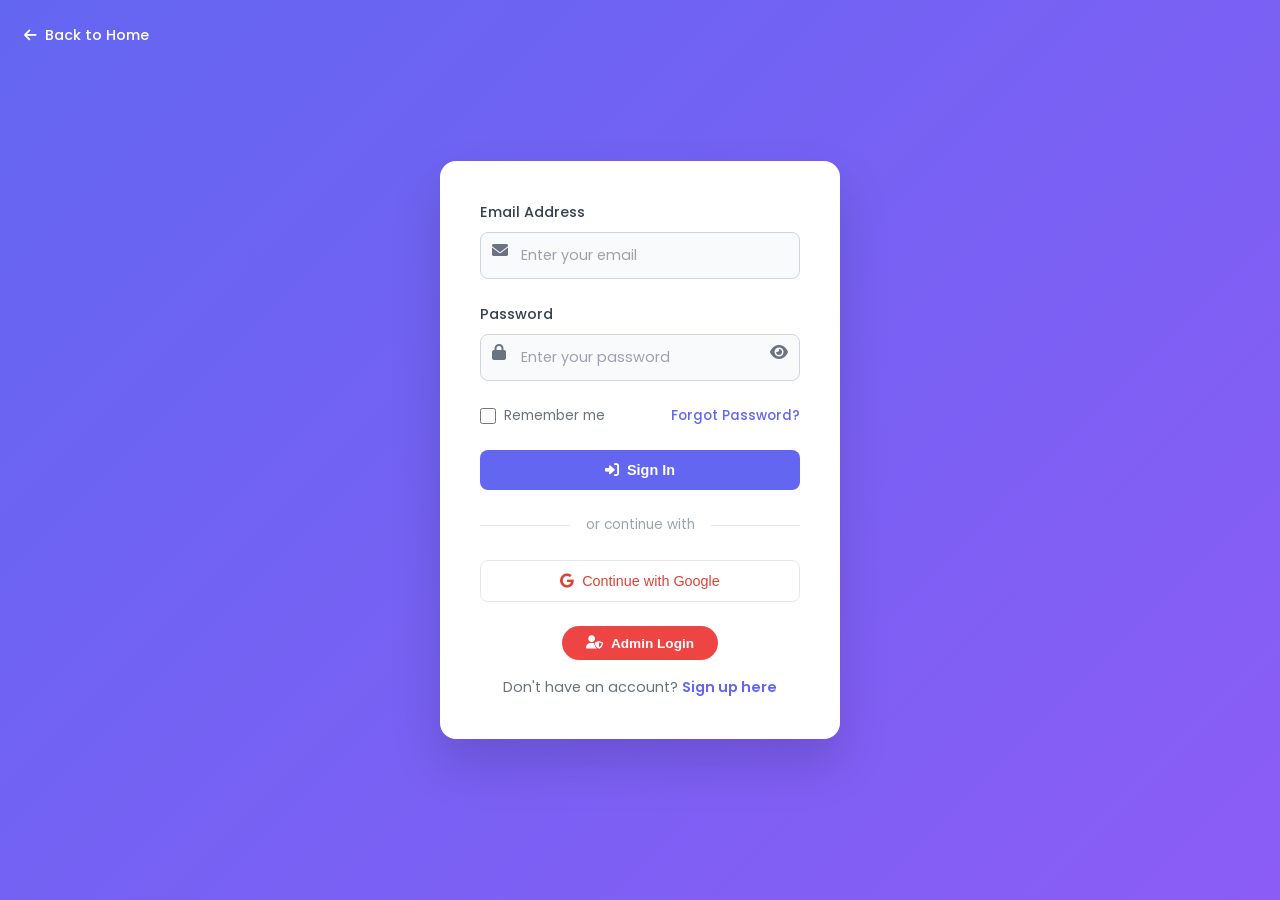
<file: login.html>
<!DOCTYPE html>
<html lang="en">
<head>
    <meta charset="UTF-8">
    <meta name="viewport" content="width=device-width, initial-scale=1.0">
    <title>Login - Om Jagdamb Tools and Services</title>
    <link rel="stylesheet" href="styles.css">
    <link href="https://cdnjs.cloudflare.com/ajax/libs/font-awesome/6.0.0/css/all.min.css" rel="stylesheet">
    <link href="https://fonts.googleapis.com/css2?family=Poppins:wght@300;400;500;600;700&display=swap" rel="stylesheet">
    <style>
        /* Login Page Specific Styles */
        .login-container {
            min-height: 100vh;
            background: linear-gradient(135deg, #6366f1 0%, #8b5cf6 100%);
            display: flex;
            align-items: center;
            justify-content: center;
            padding: 2rem;
            position: relative;
            overflow: hidden;
        }

        .login-card {
            background: white;
            border-radius: 16px;
            padding: 2.5rem;
            box-shadow: 0 25px 50px rgba(0, 0, 0, 0.15);
            width: 100%;
            max-width: 400px;
            position: relative;
            z-index: 1;
        }

        .form-group {
            margin-bottom: 1.5rem;
            position: relative;
        }

        .form-label {
            display: block;
            margin-bottom: 0.5rem;
            font-weight: 500;
            color: #374151;
            font-size: 0.9rem;
        }

        .form-input {
            width: 100%;
            padding: 0.75rem 1rem 0.75rem 2.5rem;
            border: 1px solid #d1d5db;
            border-radius: 8px;
            font-size: 0.9rem;
            font-family: 'Poppins', sans-serif;
            transition: all 0.3s ease;
            background: #f9fafb;
        }

        .form-input:focus {
            outline: none;
            border-color: #6366f1;
            background: white;
            box-shadow: 0 0 0 3px rgba(99, 102, 241, 0.1);
        }

        .form-input::placeholder {
            color: #9ca3af;
        }

        .form-icon {
            position: absolute;
            left: 0.75rem;
            top: 50%;
            transform: translateY(-50%);
            color: #6b7280;
            font-size: 1rem;
        }

        .form-group.has-label .form-icon {
            top: calc(50% + 10px);
        }

        .password-toggle {
            position: absolute;
            right: 0.75rem;
            top: 50%;
            transform: translateY(-50%);
            cursor: pointer;
            color: #6b7280;
            font-size: 1rem;
            transition: color 0.3s ease;
        }

        .form-group.has-label .password-toggle {
            top: calc(50% + 10px);
        }

        .password-toggle:hover {
            color: #6366f1;
        }

        .form-options {
            display: flex;
            justify-content: space-between;
            align-items: center;
            margin-bottom: 1.5rem;
        }

        .remember-me {
            display: flex;
            align-items: center;
            gap: 0.5rem;
        }

        .remember-me input[type="checkbox"] {
            width: 16px;
            height: 16px;
            accent-color: #6366f1;
        }

        .remember-me label {
            font-size: 0.85rem;
            color: #6b7280;
            cursor: pointer;
        }

        .forgot-password {
            color: #6366f1;
            text-decoration: none;
            font-size: 0.85rem;
            font-weight: 500;
            transition: color 0.3s ease;
        }

        .forgot-password:hover {
            color: #4f46e5;
        }

        .login-btn {
            width: 100%;
            padding: 0.75rem;
            background: #6366f1;
            color: white;
            border: none;
            border-radius: 8px;
            font-size: 0.9rem;
            font-weight: 600;
            cursor: pointer;
            transition: all 0.3s ease;
            display: flex;
            align-items: center;
            justify-content: center;
            gap: 0.5rem;
        }

        .login-btn:hover {
            background: #4f46e5;
            transform: translateY(-1px);
            box-shadow: 0 4px 12px rgba(99, 102, 241, 0.3);
        }

        .divider {
            text-align: center;
            margin: 1.5rem 0;
            position: relative;
            color: #9ca3af;
            font-size: 0.85rem;
        }

        .divider::before {
            content: '';
            position: absolute;
            top: 50%;
            left: 0;
            right: 0;
            height: 1px;
            background: #e5e7eb;
        }

        .divider span {
            background: white;
            padding: 0 1rem;
            position: relative;
        }

        .social-login {
            margin-bottom: 1.5rem;
        }

        .social-btn {
            width: 100%;
            padding: 0.75rem;
            border: 1px solid #e5e7eb;
            background: white;
            border-radius: 8px;
            cursor: pointer;
            transition: all 0.3s ease;
            display: flex;
            align-items: center;
            justify-content: center;
            gap: 0.5rem;
            font-weight: 500;
            font-size: 0.9rem;
            color: #374151;
        }

        .social-btn:hover {
            border-color: #d1d5db;
            background: #f9fafb;
        }

        .social-btn.google {
            color: #db4437;
        }

        .admin-login-btn {
            background: #ef4444;
            color: white;
            border: none;
            padding: 0.6rem 1.5rem;
            border-radius: 20px;
            font-size: 0.85rem;
            font-weight: 600;
            cursor: pointer;
            transition: all 0.3s ease;
            display: inline-flex;
            align-items: center;
            gap: 0.5rem;
            margin-bottom: 1rem;
        }

        .admin-login-btn:hover {
            background: #dc2626;
            transform: translateY(-1px);
        }

        .signup-link {
            text-align: center;
            color: #6b7280;
            font-size: 0.9rem;
        }

        .signup-link a {
            color: #6366f1;
            text-decoration: none;
            font-weight: 600;
            transition: color 0.3s ease;
        }

        .signup-link a:hover {
            color: #4f46e5;
        }

        .back-home {
            position: absolute;
            top: 1.5rem;
            left: 1.5rem;
            color: white;
            text-decoration: none;
            display: flex;
            align-items: center;
            gap: 0.5rem;
            font-weight: 500;
            font-size: 0.9rem;
            transition: all 0.3s ease;
            z-index: 2;
        }

        .back-home:hover {
            transform: translateX(-3px);
        }

        .login-btn:disabled {
            opacity: 0.7;
            cursor: not-allowed;
            transform: none !important;
        }

        .login-btn:disabled:hover {
            transform: none !important;
            box-shadow: none !important;
        }

        .admin-modal {
            display: none;
            position: fixed;
            z-index: 10000;
            left: 0;
            top: 0;
            width: 100%;
            height: 100%;
            background-color: rgba(0,0,0,0.7);
            backdrop-filter: blur(5px);
            align-items: center;
            justify-content: center;
        }

        .admin-modal-content {
            background: white;
            padding: 2rem;
            border-radius: 15px;
            width: 90%;
            max-width: 400px;
            position: relative;
            animation: modalSlideIn 0.3s ease-out;
        }

        .admin-modal-close {
            position: absolute;
            right: 1rem;
            top: 1rem;
            font-size: 1.5rem;
            cursor: pointer;
            color: #999;
            transition: color 0.3s ease;
        }

        .admin-modal-close:hover {
            color: #333;
        }

        @keyframes modalSlideIn {
            from {
                opacity: 0;
                transform: translateY(-50px) scale(0.9);
            }
            to {
                opacity: 1;
                transform: translateY(0) scale(1);
            }
        }

        @keyframes modalSlideOut {
            from {
                opacity: 1;
                transform: translateY(0) scale(1);
            }
            to {
                opacity: 0;
                transform: translateY(-50px) scale(0.9);
            }
        }

        /* Responsive Design */
        @media (max-width: 768px) {
            .login-container {
                padding: 1rem;
            }

            .login-card {
                padding: 2rem;
                margin: 1rem;
            }

            .back-home {
                top: 1rem;
                left: 1rem;
            }
        }
    </style>
</head>
<body>
    <div class="login-container">
        <a href="index.html" class="back-home">
            <i class="fas fa-arrow-left"></i>
            Back to Home
        </a>

        <div class="login-card">
            <form class="login-form" id="loginForm">
                <div class="form-group has-label">
                    <label for="email" class="form-label">Email Address</label>
                    <i class="fas fa-envelope form-icon"></i>
                    <input type="email" id="email" class="form-input" placeholder="Enter your email" required>
                </div>

                <div class="form-group has-label">
                    <label for="password" class="form-label">Password</label>
                    <i class="fas fa-lock form-icon"></i>
                    <input type="password" id="password" class="form-input" placeholder="Enter your password" required>
                    <i class="fas fa-eye password-toggle" id="passwordToggle"></i>
                </div>

                <div class="form-options">
                    <div class="remember-me">
                        <input type="checkbox" id="remember">
                        <label for="remember">Remember me</label>
                    </div>
                    <a href="#" class="forgot-password">Forgot Password?</a>
                </div>

                <button type="submit" class="login-btn">
                    <i class="fas fa-sign-in-alt"></i>
                    Sign In
                </button>
            </form>

            <div class="divider">
                <span>or continue with</span>
            </div>

            <div class="social-login">
                <button class="social-btn google">
                    <i class="fab fa-google"></i>
                    Continue with Google
                </button>
            </div>

            <div style="text-align: center;">
                <button type="button" onclick="showAdminLogin()" class="admin-login-btn">
                    <i class="fas fa-user-shield"></i>
                    Admin Login
                </button>
            </div>

            <div class="signup-link">
                Don't have an account? <a href="signup.html" id="signupLink">Sign up here</a>
            </div>
        </div>
    </div>

    <script>
        // Password toggle functionality
        const passwordToggle = document.getElementById('passwordToggle');
        const passwordInput = document.getElementById('password');

        passwordToggle.addEventListener('click', function() {
            const type = passwordInput.getAttribute('type') === 'password' ? 'text' : 'password';
            passwordInput.setAttribute('type', type);
            
            // Toggle eye icon
            this.classList.toggle('fa-eye');
            this.classList.toggle('fa-eye-slash');
        });

        // Admin credentials (in production, this should be handled securely on the server)
        const ADMIN_CREDENTIALS = {
            email: 'admin@omjagdambtools.com',
            password: 'admin123'
        };
        
        // Function to show login messages
        function showLoginMessage(message, type = 'info') {
            // Remove existing messages
            const existingMessage = document.querySelector('.login-message');
            if (existingMessage) {
                existingMessage.remove();
            }
            
            const messageDiv = document.createElement('div');
            messageDiv.className = `login-message login-message-${type}`;
            
            const colors = {
                success: '#28a745',
                error: '#dc3545',
                info: '#17a2b8',
                warning: '#ffc107'
            };
            
            messageDiv.style.cssText = `
                background: ${colors[type] || colors.info};
                color: white;
                padding: 1rem;
                border-radius: 8px;
                margin-bottom: 1rem;
                text-align: center;
                font-weight: 500;
                animation: slideInDown 0.3s ease-out;
            `;
            
            messageDiv.textContent = message;
            
            // Insert before the form
            const form = document.getElementById('loginForm');
            form.parentNode.insertBefore(messageDiv, form);
            
            // Auto-remove after 5 seconds for non-success messages
            if (type !== 'success') {
                setTimeout(() => {
                    if (messageDiv.parentNode) {
                        messageDiv.style.animation = 'slideOutUp 0.3s ease-in';
                        setTimeout(() => messageDiv.remove(), 300);
                    }
                }, 5000);
            }
        }


        // Form submission
        document.getElementById('loginForm').addEventListener('submit', function(e) {
            e.preventDefault();
            
            const email = document.getElementById('email').value.trim();
            const password = document.getElementById('password').value;
            
            // Basic validation
            if (!email || !password) {
                showLoginMessage('Please fill in all fields', 'error');
                return;
            }
            
            // Show loading state
            const submitBtn = document.querySelector('.login-btn');
            const originalText = submitBtn.innerHTML;
            submitBtn.innerHTML = '<i class="fas fa-spinner fa-spin"></i>Signing In...';
            submitBtn.disabled = true;
            
            // Simulate authentication delay
            setTimeout(() => {
                // Check if user is trying to use admin credentials in regular login
                if (email === ADMIN_CREDENTIALS.email) {
                    showLoginMessage('Admin users should use the "Admin Login" button above.', 'warning');
                    submitBtn.innerHTML = originalText;
                    submitBtn.disabled = false;
                    return;
                }
                
                // Regular user login (Simulation)
                if (email && password.length >= 6) {
                    showLoginMessage('Regular user login successful! Welcome to Om Jagdamb Tools.', 'success');
                    
                    // Store regular user session
                    localStorage.setItem('isUser', 'true');
                    localStorage.setItem('userEmail', email);
                    localStorage.setItem('userLoginTime', new Date().toISOString());
                    localStorage.setItem('justLoggedIn', 'true');
                    
                    // Redirect to main page after short delay
                    setTimeout(() => {
                        window.location.href = 'index.html';
                    }, 1500);
                } else {
                    showLoginMessage('Invalid credentials. Password must be at least 6 characters.', 'error');
                    submitBtn.innerHTML = originalText;
                    submitBtn.disabled = false;
                }
            }, 1000);
        });

        // Social login buttons
        document.querySelector('.social-btn.google').addEventListener('click', function() {
            alert('Google login would be implemented here!');
        });

        // Show admin login modal
        function showAdminLogin() {
            const modal = document.createElement('div');
            modal.className = 'admin-modal';
            modal.style.display = 'flex';
            modal.innerHTML = `
                <div class="admin-modal-content">
                    <span class="admin-modal-close" onclick="closeAdminModal()">&times;</span>
                    <h3 style="margin: 0 0 1rem 0; color: #333; text-align: center;">
                        <i class="fas fa-user-shield" style="color: #ff6b6b; margin-right: 0.5rem;"></i>
                        Admin Login
                    </h3>
                    <form id="adminLoginForm">
                        <div class="form-group has-label">
                            <label for="adminEmail" class="form-label">Admin Email</label>
                            <i class="fas fa-envelope form-icon"></i>
                            <input type="email" id="adminEmail" class="form-input" placeholder="Enter admin email" required>
                        </div>
                        <div class="form-group has-label">
                            <label for="adminPassword" class="form-label">Admin Password</label>
                            <i class="fas fa-lock form-icon"></i>
                            <input type="password" id="adminPassword" class="form-input" placeholder="Enter admin password" required>
                            <i class="fas fa-eye password-toggle" onclick="toggleAdminPassword()"></i>
                        </div>
                        <button type="submit" class="login-btn" style="margin-top: 1rem;">
                            <i class="fas fa-sign-in-alt"></i>
                            Login as Admin
                        </button>
                    </form>

                </div>
            `;
            
            document.body.appendChild(modal);
            
            // Handle admin form submission
            document.getElementById('adminLoginForm').addEventListener('submit', function(e) {
                e.preventDefault();
                handleAdminLogin();
            });
            
            // Close modal when clicking outside
            modal.addEventListener('click', function(e) {
                if (e.target === modal) {
                    closeAdminModal();
                }
            });
        }

        function closeAdminModal() {
            const modal = document.querySelector('.admin-modal');
            if (modal) {
                modal.style.animation = 'modalSlideOut 0.3s ease-in';
                setTimeout(() => modal.remove(), 300);
            }
        }

        function toggleAdminPassword() {
            const passwordInput = document.getElementById('adminPassword');
            const toggleIcon = event.target;
            
            const type = passwordInput.getAttribute('type') === 'password' ? 'text' : 'password';
            passwordInput.setAttribute('type', type);
            
            toggleIcon.classList.toggle('fa-eye');
            toggleIcon.classList.toggle('fa-eye-slash');
        }

        function handleAdminLogin() {
            const email = document.getElementById('adminEmail').value.trim();
            const password = document.getElementById('adminPassword').value;
            
            if (!email || !password) {
                alert('Please fill in all fields');
                return;
            }
            
            const submitBtn = document.querySelector('#adminLoginForm .login-btn');
            const originalText = submitBtn.innerHTML;
            submitBtn.innerHTML = '<i class="fas fa-spinner fa-spin"></i>Authenticating...';
            submitBtn.disabled = true;
            
            setTimeout(() => {
                if (email === ADMIN_CREDENTIALS.email && password === ADMIN_CREDENTIALS.password) {
                    // Admin login successful
                    localStorage.setItem('isAdmin', 'true');
                    localStorage.setItem('adminEmail', email);
                    localStorage.setItem('loginTime', new Date().toISOString());
                    localStorage.setItem('justLoggedIn', 'true');
                    
                    submitBtn.innerHTML = '<i class="fas fa-check"></i>Success! Redirecting...';
                    submitBtn.style.background = '#28a745';
                    
                    setTimeout(() => {
                        window.location.href = 'admin.html';
                    }, 1500);
                } else {
                    alert('Invalid admin credentials. Please check your email and password.');
                    submitBtn.innerHTML = originalText;
                    submitBtn.disabled = false;
                }
            }, 1000);
        }

        // Add loading animation on page load
        window.addEventListener('load', function() {
            document.body.style.opacity = '0';
            document.body.style.transition = 'opacity 0.5s ease';
            setTimeout(() => {
                document.body.style.opacity = '1';
            }, 100);
        });
    </script>
</body>
</html>
</file>
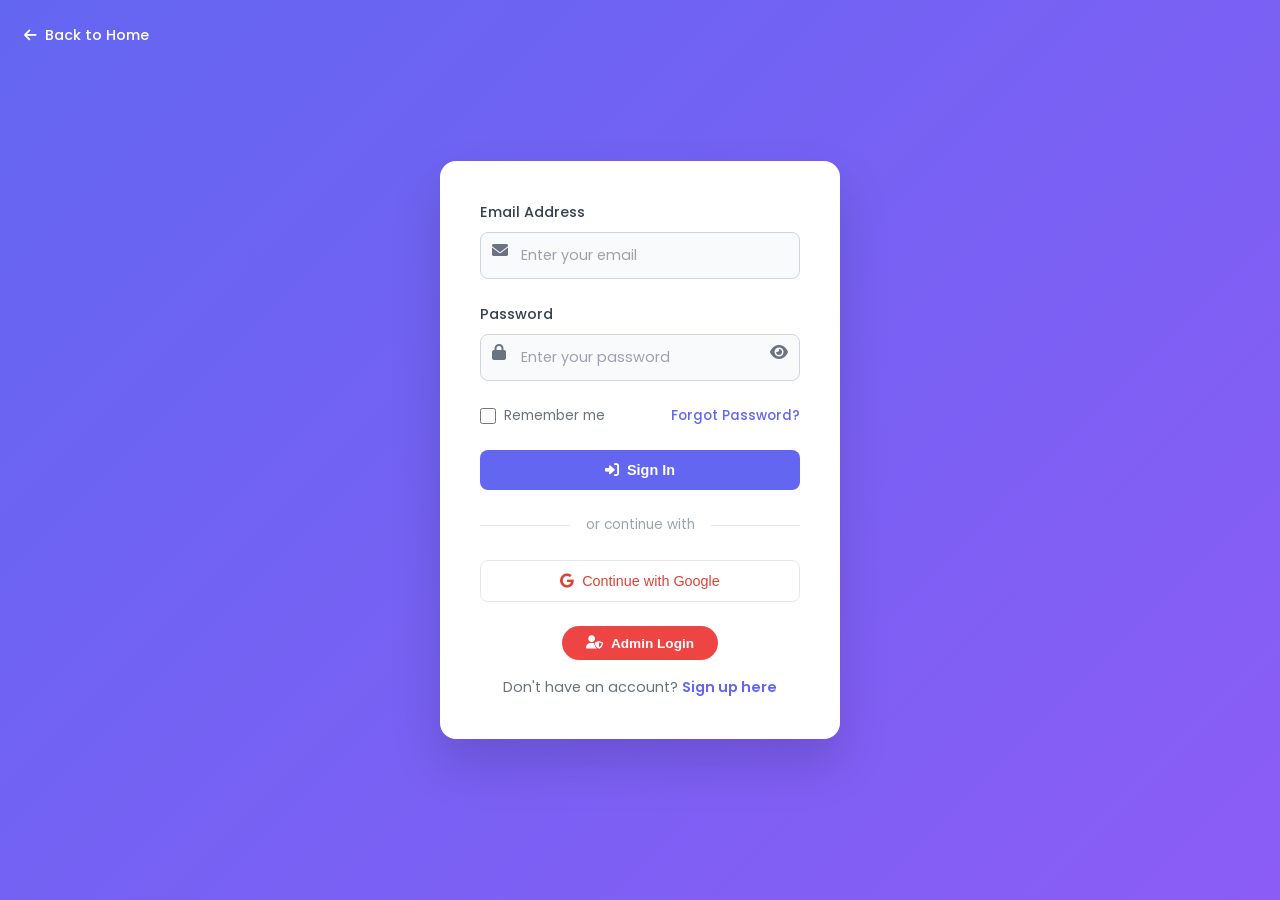
<file: profile.html>
<<<<<<< HEAD
<!DOCTYPE html>
<html lang="en">
<head>
    <meta charset="UTF-8">
    <meta name="viewport" content="width=device-width, initial-scale=1.0">
    <title>My Profile - Om Jagdamb Tools</title>
    <link rel="stylesheet" href="styles.css">
    <link href="https://cdnjs.cloudflare.com/ajax/libs/font-awesome/6.0.0/css/all.min.css" rel="stylesheet">
    <link href="https://fonts.googleapis.com/css2?family=Poppins:wght@300;400;500;600;700&display=swap" rel="stylesheet">
    <style>
        body {
            background: #f8f9fa;
            font-family: 'Poppins', sans-serif;
            padding-top: 80px;
        }
        
        .profile-container {
            max-width: 1200px;
            margin: 0 auto;
            padding: 2rem;
        }
        
        .profile-header {
            background: linear-gradient(135deg, #667eea 0%, #764ba2 100%);
            color: white;
            padding: 2rem;
            border-radius: 15px;
            margin-bottom: 2rem;
            text-align: center;
        }
        
        .profile-avatar {
            width: 100px;
            height: 100px;
            border-radius: 50%;
            border: 4px solid white;
            margin-bottom: 1rem;
        }
        
        .profile-name {
            font-size: 2rem;
            font-weight: 700;
            margin-bottom: 0.5rem;
        }
        
        .profile-email {
            opacity: 0.9;
            font-size: 1.1rem;
        }
        
        .profile-content {
            display: grid;
            grid-template-columns: 1fr 2fr;
            gap: 2rem;
        }
        
        .profile-sidebar {
            background: white;
            border-radius: 15px;
            padding: 1.5rem;
            height: fit-content;
            box-shadow: 0 4px 15px rgba(0,0,0,0.1);
        }
        
        .profile-main {
            background: white;
            border-radius: 15px;
            padding: 2rem;
            box-shadow: 0 4px 15px rgba(0,0,0,0.1);
        }
        
        .sidebar-menu {
            list-style: none;
            padding: 0;
            margin: 0;
        }
        
        .sidebar-menu li {
            margin-bottom: 0.5rem;
        }
        
        .sidebar-menu a {
            display: flex;
            align-items: center;
            gap: 0.75rem;
            padding: 0.75rem 1rem;
            color: #333;
            text-decoration: none;
            border-radius: 8px;
            transition: all 0.3s ease;
        }
        
        .sidebar-menu a:hover,
        .sidebar-menu a.active {
            background: #667eea;
            color: white;
            text-decoration: none;
        }
        
        .section-title {
            font-size: 1.5rem;
            font-weight: 600;
            color: #333;
            margin-bottom: 1.5rem;
            display: flex;
            align-items: center;
            gap: 0.5rem;
        }
        
        .form-group {
            margin-bottom: 1.5rem;
        }
        
        .form-label {
            display: block;
            margin-bottom: 0.5rem;
            font-weight: 600;
            color: #333;
        }
        
        .form-input {
            width: 100%;
            padding: 0.75rem;
            border: 2px solid #e1e5e9;
            border-radius: 8px;
            font-size: 1rem;
            transition: border-color 0.3s ease;
        }
        
        .form-input:focus {
            outline: none;
            border-color: #667eea;
            box-shadow: 0 0 0 3px rgba(102, 126, 234, 0.1);
        }
        
        .btn {
            padding: 0.75rem 1.5rem;
            border: none;
            border-radius: 8px;
            font-weight: 600;
            cursor: pointer;
            transition: all 0.3s ease;
            display: inline-flex;
            align-items: center;
            gap: 0.5rem;
        }
        
        .btn-primary {
            background: #667eea;
            color: white;
        }
        
        .btn-primary:hover {
            background: #5a6fd8;
            transform: translateY(-2px);
        }
        
        .btn-secondary {
            background: #6c757d;
            color: white;
        }
        
        .stats-grid {
            display: grid;
            grid-template-columns: repeat(auto-fit, minmax(200px, 1fr));
            gap: 1rem;
            margin-bottom: 2rem;
        }
        
        .stat-card {
            background: linear-gradient(135deg, #667eea, #764ba2);
            color: white;
            padding: 1.5rem;
            border-radius: 12px;
            text-align: center;
        }
        
        .stat-number {
            font-size: 2rem;
            font-weight: 700;
            margin-bottom: 0.5rem;
        }
        
        .stat-label {
            opacity: 0.9;
        }
        
        @media (max-width: 768px) {
            .profile-content {
                grid-template-columns: 1fr;
            }
            
            .profile-container {
                padding: 1rem;
            }
        }
    </style>
</head>
<body>
    <!-- Header -->
    <header class="header">
        <nav class="navbar">
            <div class="nav-container">
                <div class="logo">
                    <img src="om-jagdamb-tools-services-logo.jpg" alt="Om Jagdamb Tools Logo" class="logo-image">
                    <span>Om Jagdamb Tools</span>
                </div>
                <ul class="nav-menu">
                    <li><a href="index.html" class="nav-link">Home</a></li>
                    <li><a href="product_webpage.html" class="nav-link">Products</a></li>
                    <li><a href="#services" class="nav-link">Services</a></li>
                    <li><a href="about.html" class="nav-link">About</a></li>
                    <li><a href="contact.html" class="nav-link">Contact</a></li>
                </ul>
                <div class="nav-icons">
                    <div class="search-icon"><i class="fas fa-search"></i></div>
                    <div class="cart-icon">
                        <i class="fas fa-shopping-cart"></i>
                        <span class="cart-count">0</span>
                    </div>
                    <div id="user-auth-section">
                        <!-- User account will be loaded here -->
                    </div>
                </div>
            </div>
        </nav>
    </header>

    <div class="profile-container">
        <!-- Profile Header -->
        <div class="profile-header">
            <img src="" alt="Profile Avatar" class="profile-avatar" id="profile-avatar">
            <h1 class="profile-name" id="profile-name">User Name</h1>
            <p class="profile-email" id="profile-email">user@email.com</p>
        </div>

        <div class="profile-content">
            <!-- Sidebar -->
            <div class="profile-sidebar">
                <ul class="sidebar-menu">
                    <li><a href="#" class="active" onclick="showSection('overview')">
                        <i class="fas fa-tachometer-alt"></i> Overview
                    </a></li>
                    <li><a href="#" onclick="showSection('personal-info')">
                        <i class="fas fa-user"></i> Personal Info
                    </a></li>
                    <li><a href="#" onclick="showSection('orders')">
                        <i class="fas fa-shopping-bag"></i> My Orders
                    </a></li>
                    <li><a href="#" onclick="showSection('wishlist')">
                        <i class="fas fa-heart"></i> Wishlist
                    </a></li>
                    <li><a href="#" onclick="showSection('settings')">
                        <i class="fas fa-cog"></i> Settings
                    </a></li>
                </ul>
            </div>

            <!-- Main Content -->
            <div class="profile-main">
                <!-- Overview Section -->
                <div id="overview-section" class="profile-section">
                    <h2 class="section-title">
                        <i class="fas fa-tachometer-alt"></i> Account Overview
                    </h2>
                    
                    <div class="stats-grid">
                        <div class="stat-card">
                            <div class="stat-number" id="total-orders">0</div>
                            <div class="stat-label">Total Orders</div>
                        </div>
                        <div class="stat-card">
                            <div class="stat-number" id="wishlist-items">0</div>
                            <div class="stat-label">Wishlist Items</div>
                        </div>
                        <div class="stat-card">
                            <div class="stat-number" id="total-spent">₹0</div>
                            <div class="stat-label">Total Spent</div>
                        </div>
                    </div>
                    
                    <h3>Recent Activity</h3>
                    <div id="recent-activity">
                        <p style="color: #666; text-align: center; padding: 2rem;">No recent activity</p>
                    </div>
                </div>

                <!-- Personal Info Section -->
                <div id="personal-info-section" class="profile-section" style="display: none;">
                    <h2 class="section-title">
                        <i class="fas fa-user"></i> Personal Information
                    </h2>
                    
                    <form id="profile-form">
                        <div class="form-group">
                            <label class="form-label">Full Name</label>
                            <input type="text" class="form-input" id="full-name" placeholder="Enter your full name">
                        </div>
                        
                        <div class="form-group">
                            <label class="form-label">Email Address</label>
                            <input type="email" class="form-input" id="email" readonly>
                        </div>
                        
                        <div class="form-group">
                            <label class="form-label">Phone Number</label>
                            <input type="tel" class="form-input" id="phone" placeholder="Enter your phone number">
                        </div>
                        
                        <div class="form-group">
                            <label class="form-label">Address</label>
                            <textarea class="form-input" id="address" rows="3" placeholder="Enter your address"></textarea>
                        </div>
                        
                        <button type="submit" class="btn btn-primary">
                            <i class="fas fa-save"></i> Save Changes
                        </button>
                    </form>
                </div>

                <!-- Orders Section -->
                <div id="orders-section" class="profile-section" style="display: none;">
                    <h2 class="section-title">
                        <i class="fas fa-shopping-bag"></i> My Orders
                    </h2>
                    
                    <div id="orders-list">
                        <p style="color: #666; text-align: center; padding: 2rem;">No orders found</p>
                    </div>
                </div>

                <!-- Wishlist Section -->
                <div id="wishlist-section" class="profile-section" style="display: none;">
                    <h2 class="section-title">
                        <i class="fas fa-heart"></i> My Wishlist
                    </h2>
                    
                    <div id="wishlist-items-list">
                        <p style="color: #666; text-align: center; padding: 2rem;">No items in wishlist</p>
                    </div>
                </div>

                <!-- Settings Section -->
                <div id="settings-section" class="profile-section" style="display: none;">
                    <h2 class="section-title">
                        <i class="fas fa-cog"></i> Account Settings
                    </h2>
                    
                    <div class="form-group">
                        <label class="form-label">Email Notifications</label>
                        <label style="display: flex; align-items: center; gap: 0.5rem;">
                            <input type="checkbox" id="email-notifications" checked>
                            Receive email notifications about orders and promotions
                        </label>
                    </div>
                    
                    <div class="form-group">
                        <label class="form-label">Language</label>
                        <select class="form-input" id="language">
                            <option value="en">English</option>
                            <option value="hi">Hindi</option>
                        </select>
                    </div>
                    
                    <div class="form-group">
                        <label class="form-label">Currency</label>
                        <select class="form-input" id="currency">
                            <option value="INR">Indian Rupee (₹)</option>
                            <option value="USD">US Dollar ($)</option>
                        </select>
                    </div>
                    
                    <button type="button" class="btn btn-primary" onclick="saveSettings()">
                        <i class="fas fa-save"></i> Save Settings
                    </button>
                    
                    <hr style="margin: 2rem 0;">
                    
                    <h3 style="color: #dc3545;">Danger Zone</h3>
                    <button type="button" class="btn btn-secondary" onclick="deleteAccount()" style="background: #dc3545;">
                        <i class="fas fa-trash"></i> Delete Account
                    </button>
                </div>
            </div>
        </div>
    </div>

    <script src="script.js"></script>
    <script>
        // Profile page specific JavaScript
        document.addEventListener('DOMContentLoaded', function() {
            // Check if user is logged in
            const isUser = localStorage.getItem('isUser');
            const userEmail = localStorage.getItem('userEmail');
            
            if (!isUser || !userEmail) {
                alert('Please login to access your profile');
                window.location.href = 'login.html';
                return;
            }
            
            // Initialize profile data
            initializeProfile();
            loadUserData();
        });

        function initializeProfile() {
            const userEmail = localStorage.getItem('userEmail');
            const displayName = userEmail.split('@')[0];
            
            // Set profile header
            document.getElementById('profile-name').textContent = displayName;
            document.getElementById('profile-email').textContent = userEmail;
            
            // Set avatar
            const avatarUrl = generateAvatar(userEmail);
            document.getElementById('profile-avatar').src = avatarUrl;
            
            // Set form data
            document.getElementById('email').value = userEmail;
            document.getElementById('full-name').value = localStorage.getItem('userFullName') || displayName;
            document.getElementById('phone').value = localStorage.getItem('userPhone') || '';
            document.getElementById('address').value = localStorage.getItem('userAddress') || '';
        }

        function loadUserData() {
            // Load user statistics (simulated)
            document.getElementById('total-orders').textContent = localStorage.getItem('userTotalOrders') || '0';
            document.getElementById('wishlist-items').textContent = localStorage.getItem('userWishlistCount') || '0';
            document.getElementById('total-spent').textContent = '₹' + (localStorage.getItem('userTotalSpent') || '0');
        }

        function showSection(sectionName) {
            // Hide all sections
            document.querySelectorAll('.profile-section').forEach(section => {
                section.style.display = 'none';
            });
            
            // Remove active class from all menu items
            document.querySelectorAll('.sidebar-menu a').forEach(link => {
                link.classList.remove('active');
            });
            
            // Show selected section
            document.getElementById(sectionName + '-section').style.display = 'block';
            
            // Add active class to clicked menu item
            event.target.classList.add('active');
        }

        // Form submission
        document.getElementById('profile-form').addEventListener('submit', function(e) {
            e.preventDefault();
            
            const fullName = document.getElementById('full-name').value;
            const phone = document.getElementById('phone').value;
            const address = document.getElementById('address').value;
            
            // Save to localStorage (in production, send to server)
            localStorage.setItem('userFullName', fullName);
            localStorage.setItem('userPhone', phone);
            localStorage.setItem('userAddress', address);
            
            showNotification('Profile updated successfully!', 'success');
        });

        function saveSettings() {
            const emailNotifications = document.getElementById('email-notifications').checked;
            const language = document.getElementById('language').value;
            const currency = document.getElementById('currency').value;
            
            localStorage.setItem('userEmailNotifications', emailNotifications);
            localStorage.setItem('userLanguage', language);
            localStorage.setItem('userCurrency', currency);
            
            showNotification('Settings saved successfully!', 'success');
        }

        function deleteAccount() {
            if (confirm('Are you sure you want to delete your account? This action cannot be undone.')) {
                // Clear all user data
                Object.keys(localStorage).forEach(key => {
                    if (key.startsWith('user') || key.startsWith('isUser')) {
                        localStorage.removeItem(key);
                    }
                });
                
                alert('Account deleted successfully');
                window.location.href = 'index.html';
            }
        }

        function generateAvatar(email) {
            const colors = ['#667eea', '#764ba2', '#f093fb', '#f5576c', '#4facfe', '#00f2fe', '#43e97b', '#38f9d7'];
            const initial = email.charAt(0).toUpperCase();
            const colorIndex = email.charCodeAt(0) % colors.length;
            const color = colors[colorIndex];
            
            return `data:image/svg+xml,<svg xmlns="http://www.w3.org/2000/svg" width="100" height="100" viewBox="0 0 100 100"><rect width="100" height="100" fill="${encodeURIComponent(color)}" rx="50"/><text x="50" y="65" text-anchor="middle" fill="white" font-family="Arial, sans-serif" font-size="40" font-weight="bold">${initial}</text></svg>`;
        }

        function showNotification(message, type = 'info') {
            const notification = document.createElement('div');
            notification.style.cssText = `
                position: fixed;
                top: 20px;
                right: 20px;
                background: ${type === 'success' ? '#28a745' : '#17a2b8'};
                color: white;
                padding: 1rem 1.5rem;
                border-radius: 8px;
                z-index: 10000;
                box-shadow: 0 4px 12px rgba(0,0,0,0.15);
            `;
            notification.textContent = message;
            
            document.body.appendChild(notification);
            
            setTimeout(() => notification.remove(), 3000);
        }
    </script>
</body>
=======
<!DOCTYPE html>
<html lang="en">
<head>
    <meta charset="UTF-8">
    <meta name="viewport" content="width=device-width, initial-scale=1.0">
    <title>My Profile - Om Jagdamb Tools</title>
    <link rel="stylesheet" href="styles.css">
    <link href="https://cdnjs.cloudflare.com/ajax/libs/font-awesome/6.0.0/css/all.min.css" rel="stylesheet">
    <link href="https://fonts.googleapis.com/css2?family=Poppins:wght@300;400;500;600;700&display=swap" rel="stylesheet">
    <style>
        body {
            background: #f8f9fa;
            font-family: 'Poppins', sans-serif;
            padding-top: 80px;
        }
        
        .profile-container {
            max-width: 1200px;
            margin: 0 auto;
            padding: 2rem;
        }
        
        .profile-header {
            background: linear-gradient(135deg, #667eea 0%, #764ba2 100%);
            color: white;
            padding: 2rem;
            border-radius: 15px;
            margin-bottom: 2rem;
            text-align: center;
        }
        
        .profile-avatar {
            width: 100px;
            height: 100px;
            border-radius: 50%;
            border: 4px solid white;
            margin-bottom: 1rem;
        }
        
        .profile-name {
            font-size: 2rem;
            font-weight: 700;
            margin-bottom: 0.5rem;
        }
        
        .profile-email {
            opacity: 0.9;
            font-size: 1.1rem;
        }
        
        .profile-content {
            display: grid;
            grid-template-columns: 1fr 2fr;
            gap: 2rem;
        }
        
        .profile-sidebar {
            background: white;
            border-radius: 15px;
            padding: 1.5rem;
            height: fit-content;
            box-shadow: 0 4px 15px rgba(0,0,0,0.1);
        }
        
        .profile-main {
            background: white;
            border-radius: 15px;
            padding: 2rem;
            box-shadow: 0 4px 15px rgba(0,0,0,0.1);
        }
        
        .sidebar-menu {
            list-style: none;
            padding: 0;
            margin: 0;
        }
        
        .sidebar-menu li {
            margin-bottom: 0.5rem;
        }
        
        .sidebar-menu a {
            display: flex;
            align-items: center;
            gap: 0.75rem;
            padding: 0.75rem 1rem;
            color: #333;
            text-decoration: none;
            border-radius: 8px;
            transition: all 0.3s ease;
        }
        
        .sidebar-menu a:hover,
        .sidebar-menu a.active {
            background: #667eea;
            color: white;
            text-decoration: none;
        }
        
        .section-title {
            font-size: 1.5rem;
            font-weight: 600;
            color: #333;
            margin-bottom: 1.5rem;
            display: flex;
            align-items: center;
            gap: 0.5rem;
        }
        
        .form-group {
            margin-bottom: 1.5rem;
        }
        
        .form-label {
            display: block;
            margin-bottom: 0.5rem;
            font-weight: 600;
            color: #333;
        }
        
        .form-input {
            width: 100%;
            padding: 0.75rem;
            border: 2px solid #e1e5e9;
            border-radius: 8px;
            font-size: 1rem;
            transition: border-color 0.3s ease;
        }
        
        .form-input:focus {
            outline: none;
            border-color: #667eea;
            box-shadow: 0 0 0 3px rgba(102, 126, 234, 0.1);
        }
        
        .btn {
            padding: 0.75rem 1.5rem;
            border: none;
            border-radius: 8px;
            font-weight: 600;
            cursor: pointer;
            transition: all 0.3s ease;
            display: inline-flex;
            align-items: center;
            gap: 0.5rem;
        }
        
        .btn-primary {
            background: #667eea;
            color: white;
        }
        
        .btn-primary:hover {
            background: #5a6fd8;
            transform: translateY(-2px);
        }
        
        .btn-secondary {
            background: #6c757d;
            color: white;
        }
        
        .stats-grid {
            display: grid;
            grid-template-columns: repeat(auto-fit, minmax(200px, 1fr));
            gap: 1rem;
            margin-bottom: 2rem;
        }
        
        .stat-card {
            background: linear-gradient(135deg, #667eea, #764ba2);
            color: white;
            padding: 1.5rem;
            border-radius: 12px;
            text-align: center;
        }
        
        .stat-number {
            font-size: 2rem;
            font-weight: 700;
            margin-bottom: 0.5rem;
        }
        
        .stat-label {
            opacity: 0.9;
        }
        
        @media (max-width: 768px) {
            .profile-content {
                grid-template-columns: 1fr;
            }
            
            .profile-container {
                padding: 1rem;
            }
        }
    </style>
</head>
<body>
    <!-- Header -->
    <header class="header">
        <nav class="navbar">
            <div class="nav-container">
                <div class="logo">
                    <img src="om-jagdamb-tools-services-logo.jpg" alt="Om Jagdamb Tools Logo" class="logo-image">
                    <span>Om Jagdamb Tools</span>
                </div>
                <ul class="nav-menu">
                    <li><a href="index.html" class="nav-link">Home</a></li>
                    <li><a href="product_webpage.html" class="nav-link">Products</a></li>
                    <li><a href="#services" class="nav-link">Services</a></li>
                    <li><a href="about.html" class="nav-link">About</a></li>
                    <li><a href="contact.html" class="nav-link">Contact</a></li>
                </ul>
                <div class="nav-icons">
                    <div class="search-icon"><i class="fas fa-search"></i></div>
                    <div class="cart-icon">
                        <i class="fas fa-shopping-cart"></i>
                        <span class="cart-count">0</span>
                    </div>
                    <div id="user-auth-section">
                        <!-- User account will be loaded here -->
                    </div>
                </div>
            </div>
        </nav>
    </header>

    <div class="profile-container">
        <!-- Profile Header -->
        <div class="profile-header">
            <img src="" alt="Profile Avatar" class="profile-avatar" id="profile-avatar">
            <h1 class="profile-name" id="profile-name">User Name</h1>
            <p class="profile-email" id="profile-email">user@email.com</p>
        </div>

        <div class="profile-content">
            <!-- Sidebar -->
            <div class="profile-sidebar">
                <ul class="sidebar-menu">
                    <li><a href="#" class="active" onclick="showSection('overview')">
                        <i class="fas fa-tachometer-alt"></i> Overview
                    </a></li>
                    <li><a href="#" onclick="showSection('personal-info')">
                        <i class="fas fa-user"></i> Personal Info
                    </a></li>
                    <li><a href="#" onclick="showSection('orders')">
                        <i class="fas fa-shopping-bag"></i> My Orders
                    </a></li>
                    <li><a href="#" onclick="showSection('wishlist')">
                        <i class="fas fa-heart"></i> Wishlist
                    </a></li>
                    <li><a href="#" onclick="showSection('settings')">
                        <i class="fas fa-cog"></i> Settings
                    </a></li>
                </ul>
            </div>

            <!-- Main Content -->
            <div class="profile-main">
                <!-- Overview Section -->
                <div id="overview-section" class="profile-section">
                    <h2 class="section-title">
                        <i class="fas fa-tachometer-alt"></i> Account Overview
                    </h2>
                    
                    <div class="stats-grid">
                        <div class="stat-card">
                            <div class="stat-number" id="total-orders">0</div>
                            <div class="stat-label">Total Orders</div>
                        </div>
                        <div class="stat-card">
                            <div class="stat-number" id="wishlist-items">0</div>
                            <div class="stat-label">Wishlist Items</div>
                        </div>
                        <div class="stat-card">
                            <div class="stat-number" id="total-spent">₹0</div>
                            <div class="stat-label">Total Spent</div>
                        </div>
                    </div>
                    
                    <h3>Recent Activity</h3>
                    <div id="recent-activity">
                        <p style="color: #666; text-align: center; padding: 2rem;">No recent activity</p>
                    </div>
                </div>

                <!-- Personal Info Section -->
                <div id="personal-info-section" class="profile-section" style="display: none;">
                    <h2 class="section-title">
                        <i class="fas fa-user"></i> Personal Information
                    </h2>
                    
                    <form id="profile-form">
                        <div class="form-group">
                            <label class="form-label">Full Name</label>
                            <input type="text" class="form-input" id="full-name" placeholder="Enter your full name">
                        </div>
                        
                        <div class="form-group">
                            <label class="form-label">Email Address</label>
                            <input type="email" class="form-input" id="email" readonly>
                        </div>
                        
                        <div class="form-group">
                            <label class="form-label">Phone Number</label>
                            <input type="tel" class="form-input" id="phone" placeholder="Enter your phone number">
                        </div>
                        
                        <div class="form-group">
                            <label class="form-label">Address</label>
                            <textarea class="form-input" id="address" rows="3" placeholder="Enter your address"></textarea>
                        </div>
                        
                        <button type="submit" class="btn btn-primary">
                            <i class="fas fa-save"></i> Save Changes
                        </button>
                    </form>
                </div>

                <!-- Orders Section -->
                <div id="orders-section" class="profile-section" style="display: none;">
                    <h2 class="section-title">
                        <i class="fas fa-shopping-bag"></i> My Orders
                    </h2>
                    
                    <div id="orders-list">
                        <p style="color: #666; text-align: center; padding: 2rem;">No orders found</p>
                    </div>
                </div>

                <!-- Wishlist Section -->
                <div id="wishlist-section" class="profile-section" style="display: none;">
                    <h2 class="section-title">
                        <i class="fas fa-heart"></i> My Wishlist
                    </h2>
                    
                    <div id="wishlist-items-list">
                        <p style="color: #666; text-align: center; padding: 2rem;">No items in wishlist</p>
                    </div>
                </div>

                <!-- Settings Section -->
                <div id="settings-section" class="profile-section" style="display: none;">
                    <h2 class="section-title">
                        <i class="fas fa-cog"></i> Account Settings
                    </h2>
                    
                    <div class="form-group">
                        <label class="form-label">Email Notifications</label>
                        <label style="display: flex; align-items: center; gap: 0.5rem;">
                            <input type="checkbox" id="email-notifications" checked>
                            Receive email notifications about orders and promotions
                        </label>
                    </div>
                    
                    <div class="form-group">
                        <label class="form-label">Language</label>
                        <select class="form-input" id="language">
                            <option value="en">English</option>
                            <option value="hi">Hindi</option>
                        </select>
                    </div>
                    
                    <div class="form-group">
                        <label class="form-label">Currency</label>
                        <select class="form-input" id="currency">
                            <option value="INR">Indian Rupee (₹)</option>
                            <option value="USD">US Dollar ($)</option>
                        </select>
                    </div>
                    
                    <button type="button" class="btn btn-primary" onclick="saveSettings()">
                        <i class="fas fa-save"></i> Save Settings
                    </button>
                    
                    <hr style="margin: 2rem 0;">
                    
                    <h3 style="color: #dc3545;">Danger Zone</h3>
                    <button type="button" class="btn btn-secondary" onclick="deleteAccount()" style="background: #dc3545;">
                        <i class="fas fa-trash"></i> Delete Account
                    </button>
                </div>
            </div>
        </div>
    </div>

    <script src="script.js"></script>
    <script>
        // Profile page specific JavaScript
        document.addEventListener('DOMContentLoaded', function() {
            // Check if user is logged in
            const isUser = localStorage.getItem('isUser');
            const userEmail = localStorage.getItem('userEmail');
            
            if (!isUser || !userEmail) {
                alert('Please login to access your profile');
                window.location.href = 'login.html';
                return;
            }
            
            // Initialize profile data
            initializeProfile();
            loadUserData();
        });

        function initializeProfile() {
            const userEmail = localStorage.getItem('userEmail');
            const displayName = userEmail.split('@')[0];
            
            // Set profile header
            document.getElementById('profile-name').textContent = displayName;
            document.getElementById('profile-email').textContent = userEmail;
            
            // Set avatar
            const avatarUrl = generateAvatar(userEmail);
            document.getElementById('profile-avatar').src = avatarUrl;
            
            // Set form data
            document.getElementById('email').value = userEmail;
            document.getElementById('full-name').value = localStorage.getItem('userFullName') || displayName;
            document.getElementById('phone').value = localStorage.getItem('userPhone') || '';
            document.getElementById('address').value = localStorage.getItem('userAddress') || '';
        }

        function loadUserData() {
            // Load user statistics (simulated)
            document.getElementById('total-orders').textContent = localStorage.getItem('userTotalOrders') || '0';
            document.getElementById('wishlist-items').textContent = localStorage.getItem('userWishlistCount') || '0';
            document.getElementById('total-spent').textContent = '₹' + (localStorage.getItem('userTotalSpent') || '0');
        }

        function showSection(sectionName) {
            // Hide all sections
            document.querySelectorAll('.profile-section').forEach(section => {
                section.style.display = 'none';
            });
            
            // Remove active class from all menu items
            document.querySelectorAll('.sidebar-menu a').forEach(link => {
                link.classList.remove('active');
            });
            
            // Show selected section
            document.getElementById(sectionName + '-section').style.display = 'block';
            
            // Add active class to clicked menu item
            event.target.classList.add('active');
        }

        // Form submission
        document.getElementById('profile-form').addEventListener('submit', function(e) {
            e.preventDefault();
            
            const fullName = document.getElementById('full-name').value;
            const phone = document.getElementById('phone').value;
            const address = document.getElementById('address').value;
            
            // Save to localStorage (in production, send to server)
            localStorage.setItem('userFullName', fullName);
            localStorage.setItem('userPhone', phone);
            localStorage.setItem('userAddress', address);
            
            showNotification('Profile updated successfully!', 'success');
        });

        function saveSettings() {
            const emailNotifications = document.getElementById('email-notifications').checked;
            const language = document.getElementById('language').value;
            const currency = document.getElementById('currency').value;
            
            localStorage.setItem('userEmailNotifications', emailNotifications);
            localStorage.setItem('userLanguage', language);
            localStorage.setItem('userCurrency', currency);
            
            showNotification('Settings saved successfully!', 'success');
        }

        function deleteAccount() {
            if (confirm('Are you sure you want to delete your account? This action cannot be undone.')) {
                // Clear all user data
                Object.keys(localStorage).forEach(key => {
                    if (key.startsWith('user') || key.startsWith('isUser')) {
                        localStorage.removeItem(key);
                    }
                });
                
                alert('Account deleted successfully');
                window.location.href = 'index.html';
            }
        }

        function generateAvatar(email) {
            const colors = ['#667eea', '#764ba2', '#f093fb', '#f5576c', '#4facfe', '#00f2fe', '#43e97b', '#38f9d7'];
            const initial = email.charAt(0).toUpperCase();
            const colorIndex = email.charCodeAt(0) % colors.length;
            const color = colors[colorIndex];
            
            return `data:image/svg+xml,<svg xmlns="http://www.w3.org/2000/svg" width="100" height="100" viewBox="0 0 100 100"><rect width="100" height="100" fill="${encodeURIComponent(color)}" rx="50"/><text x="50" y="65" text-anchor="middle" fill="white" font-family="Arial, sans-serif" font-size="40" font-weight="bold">${initial}</text></svg>`;
        }

        function showNotification(message, type = 'info') {
            const notification = document.createElement('div');
            notification.style.cssText = `
                position: fixed;
                top: 20px;
                right: 20px;
                background: ${type === 'success' ? '#28a745' : '#17a2b8'};
                color: white;
                padding: 1rem 1.5rem;
                border-radius: 8px;
                z-index: 10000;
                box-shadow: 0 4px 12px rgba(0,0,0,0.15);
            `;
            notification.textContent = message;
            
            document.body.appendChild(notification);
            
            setTimeout(() => notification.remove(), 3000);
        }
    </script>
</body>
>>>>>>> 1a1e704d7eebaa3dc35e5fc0b35307bad07426c9
</html>
</file>
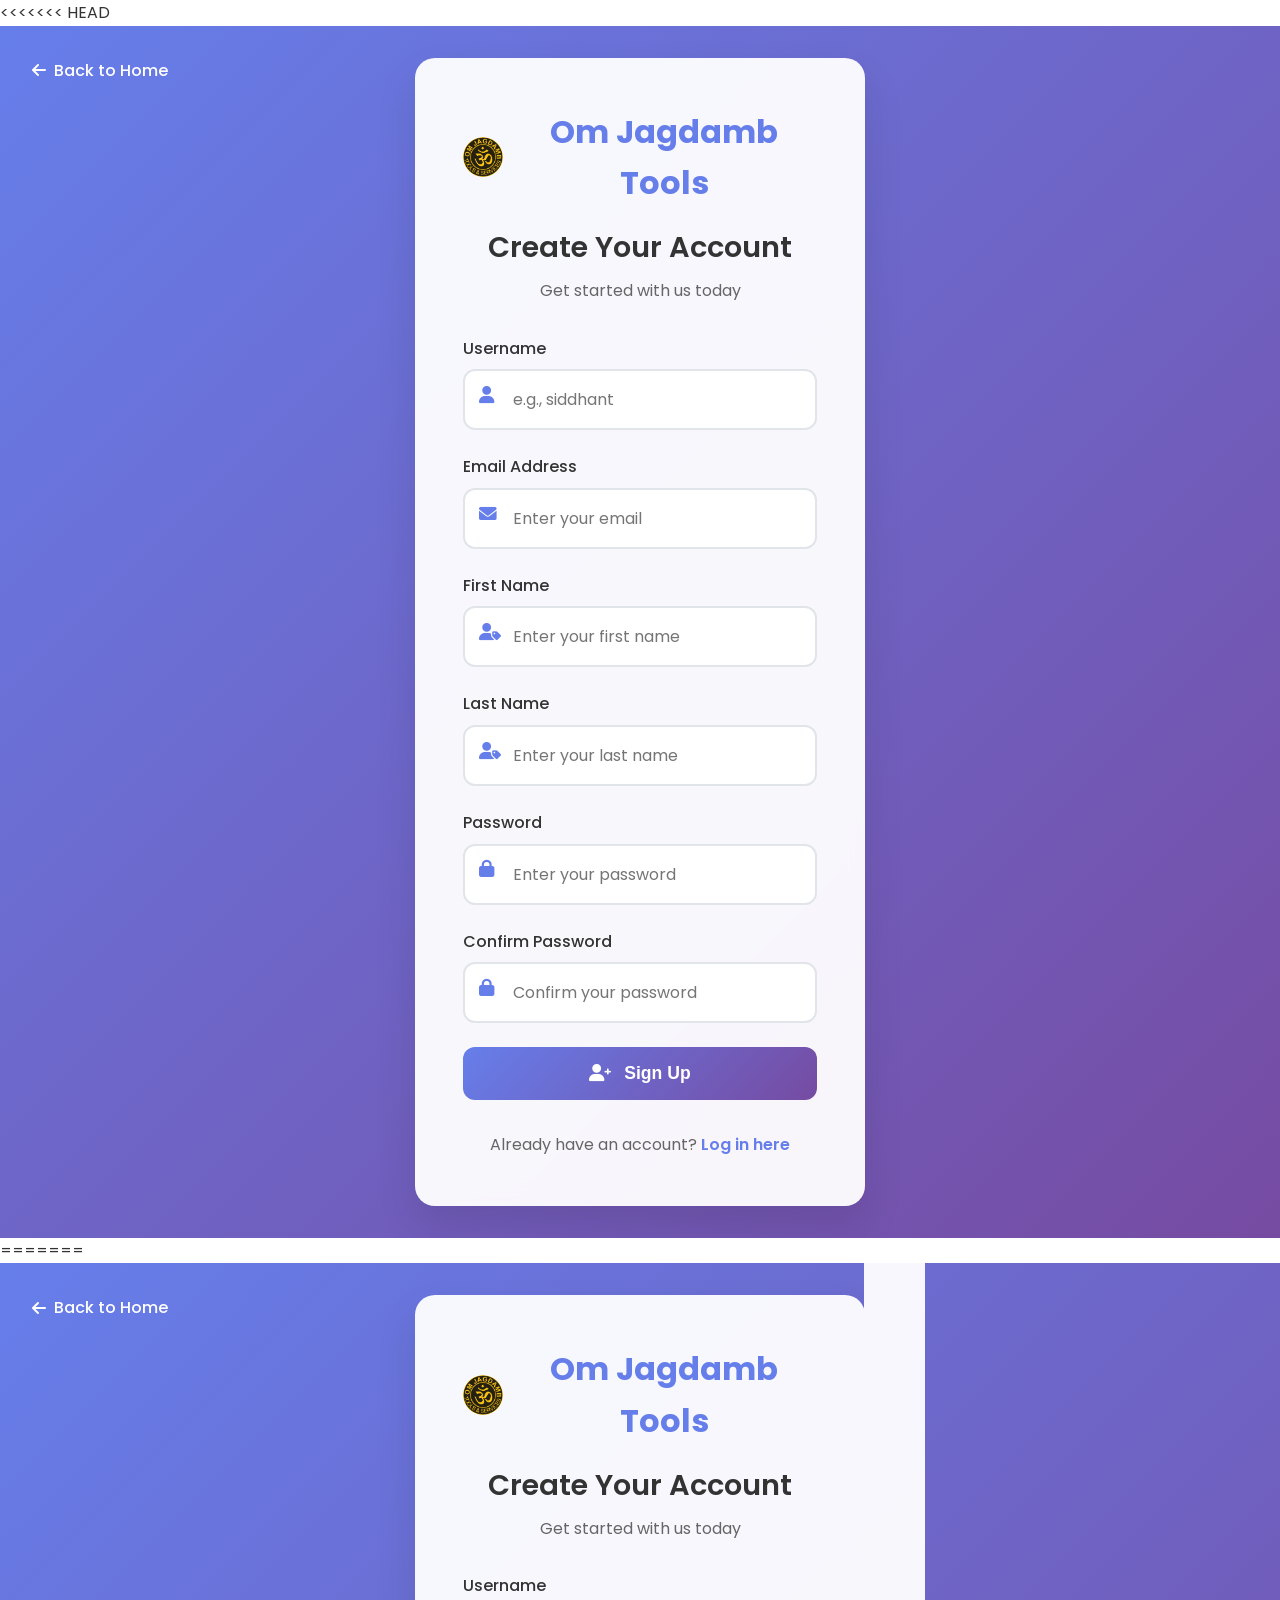
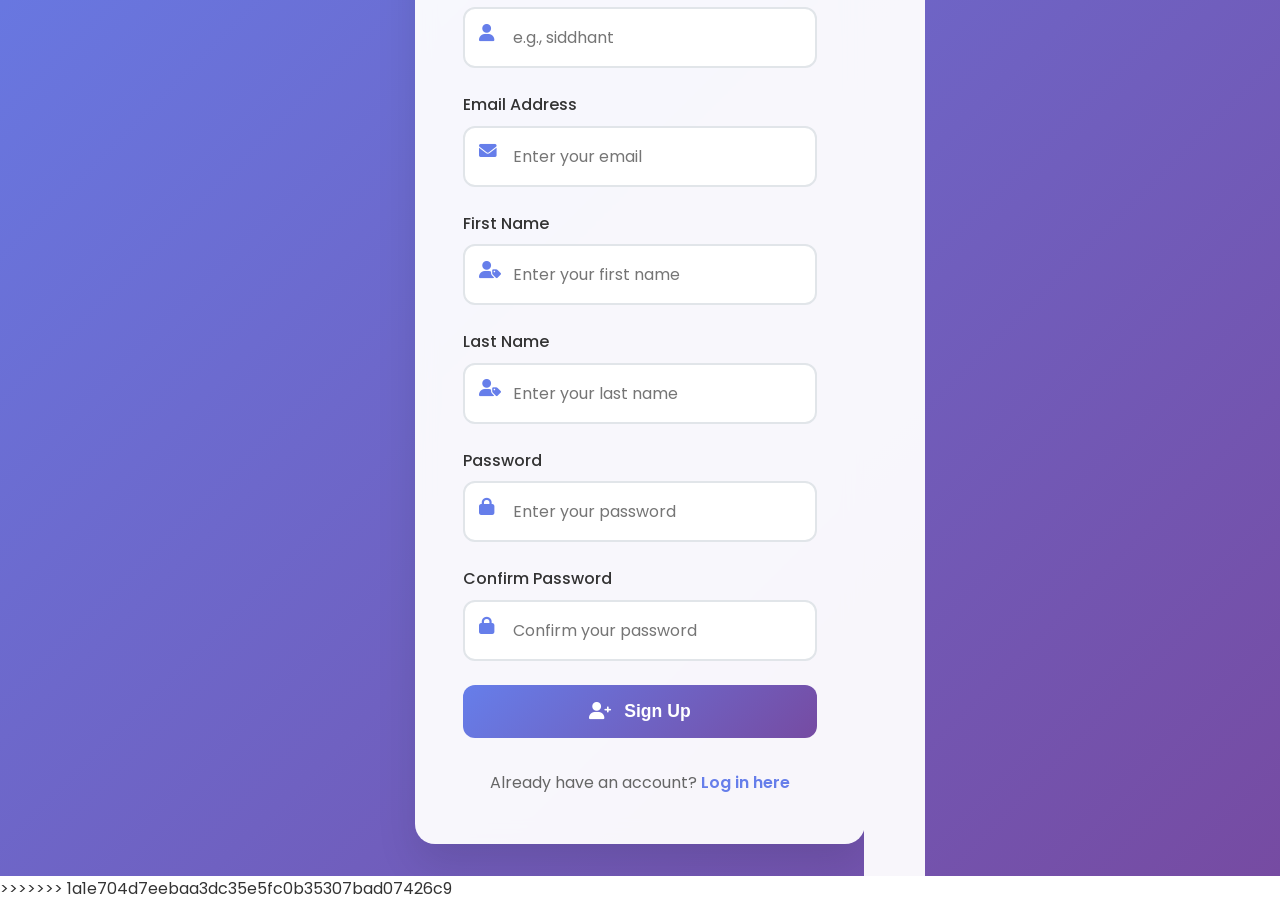
<file: signup.html>
<<<<<<< HEAD
<!DOCTYPE html>
<html lang="en">
<head>
    <meta charset="UTF-8">
    <meta name="viewport" content="width=device-width, initial-scale=1.0">
    <title>Sign Up - Om Jagdamb Tools</title>
    <link rel="stylesheet" href="styles.css">
    <link href="https://cdnjs.cloudflare.com/ajax/libs/font-awesome/6.0.0/css/all.min.css" rel="stylesheet">
    <link href="https://fonts.googleapis.com/css2?family=Poppins:wght@300;400;500;600;700&display=swap" rel="stylesheet">
    <style>
        /* (Uses the same CSS as your login.html page) */
        /* You can copy/paste your <style> block from login.html here */
        .login-container { min-height: 100vh; background: linear-gradient(135deg, #667eea 0%, #764ba2 100%); display: flex; align-items: center; justify-content: center; padding: 2rem; position: relative; overflow: hidden; }
        .login-card { background: rgba(255, 255, 255, 0.95); backdrop-filter: blur(10px); border-radius: 20px; padding: 3rem; box-shadow: 0 20px 40px rgba(0, 0, 0, 0.1); width: 100%; max-width: 450px; position: relative; z-index: 1; }
        .login-header { text-align: center; margin-bottom: 2rem; }
        .login-logo { display: flex; align-items: center; justify-content: center; font-size: 2rem; font-weight: 700; color: #667eea; margin-bottom: 1rem; }
        .login-title { font-size: 1.8rem; font-weight: 600; color: #333; margin-bottom: 0.5rem; }
        .login-subtitle { color: #666; font-size: 1rem; }
        .login-form { margin-bottom: 2rem; }
        .form-group { margin-bottom: 1.5rem; position: relative; }
        .form-label { display: block; margin-bottom: 0.5rem; font-weight: 500; color: #333; }
        .form-input { width: 100%; padding: 1rem 1rem 1rem 3rem; border: 2px solid #e1e5e9; border-radius: 12px; font-size: 1rem; font-family: 'Poppins', sans-serif; transition: all 0.3s ease; background: white; }
        .form-input:focus { outline: none; border-color: #667eea; box-shadow: 0 0 0 3px rgba(102, 126, 234, 0.1); }
        .form-icon { position: absolute; left: 1rem; top: 50%; transform: translateY(-50%); color: #667eea; font-size: 1.1rem; }
        .form-group.has-label .form-icon { top: calc(50% + 12px); }
        .login-btn { width: 100%; padding: 1rem; background: linear-gradient(135deg, #667eea, #764ba2); color: white; border: none; border-radius: 12px; font-size: 1.1rem; font-weight: 600; cursor: pointer; transition: all 0.3s ease; }
        .login-btn:hover { transform: translateY(-2px); box-shadow: 0 10px 25px rgba(102, 126, 234, 0.3); }
        .signup-link { text-align: center; color: #666; margin-top: 2rem; }
        .signup-link a { color: #667eea; text-decoration: none; font-weight: 600; }
        .back-home { position: absolute; top: 2rem; left: 2rem; color: white; text-decoration: none; display: flex; align-items: center; gap: 0.5rem; font-weight: 500; z-index: 2; }
        #error-message { color: #e53e3e; font-size: 0.9rem; font-weight: 500; text-align: center; margin-bottom: 1.5rem; display: block; }
    </style>
</head>
<body>
    <div class="login-container">
        <a href="index.html" class="back-home">
            <i class="fas fa-arrow-left"></i>
            Back to Home
        </a>

        <div class="login-card">
            <div class="login-header">
                <div class="login-logo">
                    <img src="om-jagdamb-tools-services-logo.jpg" alt="Om Jagdamb Tools Logo" style="width: 40px; height: 40px; margin-right: 0.5rem; border-radius: 50%;">
                    Om Jagdamb Tools
                </div>
                <h1 class="login-title">Create Your Account</h1>
                <p class="login-subtitle">Get started with us today</p>
            </div>

            <form class="login-form" id="signupForm">
                
                <div class="form-group has-label">
                    <label for="username" class="form-label">Username</label>
                    <i class="fas fa-user form-icon"></i>
                    <input type="text" id="username" class="form-input" placeholder="e.g., siddhant" required>
                </div>
                
                <div class="form-group has-label">
                    <label for="email" class="form-label">Email Address</label>
                    <i class="fas fa-envelope form-icon"></i>
                    <input type="email" id="email" class="form-input" placeholder="Enter your email" required>
                </div>
                
                <div class="form-group has-label">
                    <label for="first-name" class="form-label">First Name</label>
                    <i class="fas fa-user-tag form-icon"></i>
                    <input type="text" id="first-name" class="form-input" placeholder="Enter your first name" required>
                </div>
                
                <div class="form-group has-label">
                    <label for="last-name" class="form-label">Last Name</label>
                    <i class="fas fa-user-tag form-icon"></i>
                    <input type="text" id="last-name" class="form-input" placeholder="Enter your last name" required>
                </div>

                <div class="form-group has-label">
                    <label for="password" class="form-label">Password</label>
                    <i class="fas fa-lock form-icon"></i>
                    <input type="password" id="password" class="form-input" placeholder="Enter your password" required>
                </div>
                
                <div class="form-group has-label">
                    <label for="password-confirm" class="form-label">Confirm Password</label>
                    <i class="fas fa-lock form-icon"></i>
                    <input type="password" id="password-confirm" class="form-input" placeholder="Confirm your password" required>
                </div>

                <p id="error-message"></p>

                <button type="submit" class="login-btn" id="signup-btn">
                    <i class="fas fa-user-plus" style="margin-right: 0.5rem;"></i>
                    Sign Up
                </button>
            </form>

            <div class="signup-link">
                Already have an account? <a href="login.html">Log in here</a>
            </div>
        </div>
    </div>

    <script>
        // Form validation functions
        function validateEmail(email) {
            const emailRegex = /^[^\s@]+@[^\s@]+\.[^\s@]+$/;
            return emailRegex.test(email);
        }
        
        function validatePassword(password) {
            // At least 8 characters, 1 uppercase, 1 lowercase, 1 number
            const passwordRegex = /^(?=.*[a-z])(?=.*[A-Z])(?=.*\d)[a-zA-Z\d@$!%*?&]{8,}$/;
            return passwordRegex.test(password);
        }
        
        function validateUsername(username) {
            // 3-20 characters, alphanumeric and underscore only
            const usernameRegex = /^[a-zA-Z0-9_]{3,20}$/;
            return usernameRegex.test(username);
        }
        
        function validateName(name) {
            // At least 2 characters, letters only
            const nameRegex = /^[a-zA-Z]{2,}$/;
            return nameRegex.test(name);
        }
        
        function showError(message) {
            const errorElement = document.getElementById('error-message');
            errorElement.textContent = message;
            errorElement.style.color = '#e53e3e';
            errorElement.style.display = 'block';
        }
        
        function showSuccess(message) {
            const errorElement = document.getElementById('error-message');
            errorElement.textContent = message;
            errorElement.style.color = '#28a745';
            errorElement.style.display = 'block';
        }
        
        function clearMessage() {
            const errorElement = document.getElementById('error-message');
            errorElement.textContent = '';
            errorElement.style.display = 'none';
        }
        
        // Real-time validation
        document.addEventListener('DOMContentLoaded', function() {
            const form = document.getElementById('signupForm');
            const username = document.getElementById('username');
            const email = document.getElementById('email');
            const firstName = document.getElementById('first-name');
            const lastName = document.getElementById('last-name');
            const password = document.getElementById('password');
            const passwordConfirm = document.getElementById('password-confirm');
            const submitBtn = document.getElementById('signup-btn');
            
            // Real-time validation on input
            username.addEventListener('input', function() {
                if (this.value && !validateUsername(this.value)) {
                    this.style.borderColor = '#e53e3e';
                    showError('Username must be 3-20 characters, letters, numbers, and underscores only');
                } else {
                    this.style.borderColor = '#e1e5e9';
                    clearMessage();
                }
            });
            
            email.addEventListener('input', function() {
                if (this.value && !validateEmail(this.value)) {
                    this.style.borderColor = '#e53e3e';
                    showError('Please enter a valid email address');
                } else {
                    this.style.borderColor = '#e1e5e9';
                    clearMessage();
                }
            });
            
            firstName.addEventListener('input', function() {
                if (this.value && !validateName(this.value)) {
                    this.style.borderColor = '#e53e3e';
                    showError('First name must be at least 2 letters');
                } else {
                    this.style.borderColor = '#e1e5e9';
                    clearMessage();
                }
            });
            
            lastName.addEventListener('input', function() {
                if (this.value && !validateName(this.value)) {
                    this.style.borderColor = '#e53e3e';
                    showError('Last name must be at least 2 letters');
                } else {
                    this.style.borderColor = '#e1e5e9';
                    clearMessage();
                }
            });
            
            password.addEventListener('input', function() {
                if (this.value && !validatePassword(this.value)) {
                    this.style.borderColor = '#e53e3e';
                    showError('Password must be at least 8 characters with uppercase, lowercase, and number');
                } else {
                    this.style.borderColor = '#e1e5e9';
                    clearMessage();
                }
            });
            
            passwordConfirm.addEventListener('input', function() {
                if (this.value && this.value !== password.value) {
                    this.style.borderColor = '#e53e3e';
                    showError('Passwords do not match');
                } else {
                    this.style.borderColor = '#e1e5e9';
                    clearMessage();
                }
            });
            
            // Form submission
            form.addEventListener('submit', function(e) {
                e.preventDefault();
                
                // Clear previous messages
                clearMessage();
                
                // Validate all fields
                const usernameValue = username.value.trim();
                const emailValue = email.value.trim();
                const firstNameValue = firstName.value.trim();
                const lastNameValue = lastName.value.trim();
                const passwordValue = password.value;
                const passwordConfirmValue = passwordConfirm.value;
                
                // Check if all fields are filled
                if (!usernameValue || !emailValue || !firstNameValue || !lastNameValue || !passwordValue || !passwordConfirmValue) {
                    showError('Please fill in all fields');
                    return;
                }
                
                // Validate username
                if (!validateUsername(usernameValue)) {
                    showError('Username must be 3-20 characters, letters, numbers, and underscores only');
                    username.focus();
                    return;
                }
                
                // Validate email
                if (!validateEmail(emailValue)) {
                    showError('Please enter a valid email address');
                    email.focus();
                    return;
                }
                
                // Validate first name
                if (!validateName(firstNameValue)) {
                    showError('First name must be at least 2 letters');
                    firstName.focus();
                    return;
                }
                
                // Validate last name
                if (!validateName(lastNameValue)) {
                    showError('Last name must be at least 2 letters');
                    lastName.focus();
                    return;
                }
                
                // Validate password
                if (!validatePassword(passwordValue)) {
                    showError('Password must be at least 8 characters with uppercase, lowercase, and number');
                    password.focus();
                    return;
                }
                
                // Validate password confirmation
                if (passwordValue !== passwordConfirmValue) {
                    showError('Passwords do not match');
                    passwordConfirm.focus();
                    return;
                }
                
                // Show loading state
                submitBtn.innerHTML = '<i class="fas fa-spinner fa-spin" style="margin-right: 0.5rem;"></i>Creating Account...';
                submitBtn.disabled = true;
                
                // Simulate API call
                setTimeout(() => {
                    // Check if user already exists (simulate)
                    const existingUsers = JSON.parse(localStorage.getItem('users') || '[]');
                    const userExists = existingUsers.some(user => 
                        user.email === emailValue || user.username === usernameValue
                    );
                    
                    if (userExists) {
                        showError('Username or email already exists');
                        submitBtn.innerHTML = '<i class="fas fa-user-plus" style="margin-right: 0.5rem;"></i>Sign Up';
                        submitBtn.disabled = false;
                        return;
                    }
                    
                    // Create new user
                    const newUser = {
                        username: usernameValue,
                        email: emailValue,
                        firstName: firstNameValue,
                        lastName: lastNameValue,
                        password: passwordValue, // In real app, this would be hashed
                        createdAt: new Date().toISOString()
                    };
                    
                    existingUsers.push(newUser);
                    localStorage.setItem('users', JSON.stringify(existingUsers));
                    
                    // Set user session
                    localStorage.setItem('isUser', 'true');
                    localStorage.setItem('userEmail', emailValue);
                    localStorage.setItem('userLoginTime', new Date().toISOString());
                    localStorage.setItem('justLoggedIn', 'true');
                    
                    showSuccess('Account created successfully! Redirecting...');
                    submitBtn.innerHTML = '<i class="fas fa-check" style="margin-right: 0.5rem;"></i>Success!';
                    submitBtn.style.background = '#28a745';
                    
                    // Redirect to dashboard or home
                    setTimeout(() => {
                        window.location.href = 'index.html';
                    }, 1500);
                    
                }, 1000);
            });
        });
    </script>
    
    <script src="script.js" defer></script>
</body>
=======
<!DOCTYPE html>
<html lang="en">
<head>
    <meta charset="UTF-8">
    <meta name="viewport" content="width=device-width, initial-scale=1.0">
    <title>Sign Up - Om Jagdamb Tools</title>
    <link rel="stylesheet" href="styles.css">
    <link href="https://cdnjs.cloudflare.com/ajax/libs/font-awesome/6.0.0/css/all.min.css" rel="stylesheet">
    <link href="https://fonts.googleapis.com/css2?family=Poppins:wght@300;400;500;600;700&display=swap" rel="stylesheet">
    <style>
        /* (Uses the same CSS as your login.html page) */
        /* You can copy/paste your <style> block from login.html here */
        .login-container { min-height: 100vh; background: linear-gradient(135deg, #667eea 0%, #764ba2 100%); display: flex; align-items: center; justify-content: center; padding: 2rem; position: relative; overflow: hidden; }
        .login-card { background: rgba(255, 255, 255, 0.95); backdrop-filter: blur(10px); border-radius: 20px; padding: 3rem; box-shadow: 0 20px 40px rgba(0, 0, 0, 0.1); width: 100%; max-width: 450px; position: relative; z-index: 1; }
        .login-header { text-align: center; margin-bottom: 2rem; }
        .login-logo { display: flex; align-items: center; justify-content: center; font-size: 2rem; font-weight: 700; color: #667eea; margin-bottom: 1rem; }
        .login-title { font-size: 1.8rem; font-weight: 600; color: #333; margin-bottom: 0.5rem; }
        .login-subtitle { color: #666; font-size: 1rem; }
        .login-form { margin-bottom: 2rem; }
        .form-group { margin-bottom: 1.5rem; position: relative; }
        .form-label { display: block; margin-bottom: 0.5rem; font-weight: 500; color: #333; }
        .form-input { width: 100%; padding: 1rem 1rem 1rem 3rem; border: 2px solid #e1e5e9; border-radius: 12px; font-size: 1rem; font-family: 'Poppins', sans-serif; transition: all 0.3s ease; background: white; }
        .form-input:focus { outline: none; border-color: #667eea; box-shadow: 0 0 0 3px rgba(102, 126, 234, 0.1); }
        .form-icon { position: absolute; left: 1rem; top: 50%; transform: translateY(-50%); color: #667eea; font-size: 1.1rem; }
        .form-group.has-label .form-icon { top: calc(50% + 12px); }
        .login-btn { width: 100%; padding: 1rem; background: linear-gradient(135deg, #667eea, #764ba2); color: white; border: none; border-radius: 12px; font-size: 1.1rem; font-weight: 600; cursor: pointer; transition: all 0.3s ease; }
        .login-btn:hover { transform: translateY(-2px); box-shadow: 0 10px 25px rgba(102, 126, 234, 0.3); }
        .signup-link { text-align: center; color: #666; margin-top: 2rem; }
        .signup-link a { color: #667eea; text-decoration: none; font-weight: 600; }
        .back-home { position: absolute; top: 2rem; left: 2rem; color: white; text-decoration: none; display: flex; align-items: center; gap: 0.5rem; font-weight: 500; z-index: 2; }
        #error-message { color: #e53e3e; font-size: 0.9rem; font-weight: 500; text-align: center; margin-bottom: 1.5rem; display: block; }
    </style>
</head>
<body>
    <div class="login-container">
        <a href="index.html" class="back-home">
            <i class="fas fa-arrow-left"></i>
            Back to Home
        </a>

        <div class="login-card">
            <div class="login-header">
                <div class="login-logo">
                    <img src="om-jagdamb-tools-services-logo.jpg" alt="Om Jagdamb Tools Logo" style="width: 40px; height: 40px; margin-right: 0.5rem; border-radius: 50%;">
                    Om Jagdamb Tools
                </div>
                <h1 class="login-title">Create Your Account</h1>
                <p class="login-subtitle">Get started with us today</p>
            </div>

            <form class="login-form" id="signupForm">
                
                <div class="form-group has-label">
                    <label for="username" class="form-label">Username</label>
                    <i class="fas fa-user form-icon"></i>
                    <input type="text" id="username" class="form-input" placeholder="e.g., siddhant" required>
                </div>
                
                <div class="form-group has-label">
                    <label for="email" class="form-label">Email Address</label>
                    <i class="fas fa-envelope form-icon"></i>
                    <input type="email" id="email" class="form-input" placeholder="Enter your email" required>
                </div>
                
                <div class="form-group has-label">
                    <label for="first-name" class="form-label">First Name</label>
                    <i class="fas fa-user-tag form-icon"></i>
                    <input type="text" id="first-name" class="form-input" placeholder="Enter your first name" required>
                </div>
                
                <div class="form-group has-label">
                    <label for="last-name" class="form-label">Last Name</label>
                    <i class="fas fa-user-tag form-icon"></i>
                    <input type="text" id="last-name" class="form-input" placeholder="Enter your last name" required>
                </div>

                <div class="form-group has-label">
                    <label for="password" class="form-label">Password</label>
                    <i class="fas fa-lock form-icon"></i>
                    <input type="password" id="password" class="form-input" placeholder="Enter your password" required>
                </div>
                
                <div class="form-group has-label">
                    <label for="password-confirm" class="form-label">Confirm Password</label>
                    <i class="fas fa-lock form-icon"></i>
                    <input type="password" id="password-confirm" class="form-input" placeholder="Confirm your password" required>
                </div>

                <p id="error-message"></p>

                <button type="submit" class="login-btn" id="signup-btn">
                    <i class="fas fa-user-plus" style="margin-right: 0.5rem;"></i>
                    Sign Up
                </button>
            </form>

            <div class="signup-link">
                Already have an account? <a href="login.html">Log in here</a>
            </div>
        </div>
    </div>

    <script>
        // Form validation functions
        function validateEmail(email) {
            const emailRegex = /^[^\s@]+@[^\s@]+\.[^\s@]+$/;
            return emailRegex.test(email);
        }
        
        function validatePassword(password) {
            // At least 8 characters, 1 uppercase, 1 lowercase, 1 number
            const passwordRegex = /^(?=.*[a-z])(?=.*[A-Z])(?=.*\d)[a-zA-Z\d@$!%*?&]{8,}$/;
            return passwordRegex.test(password);
        }
        
        function validateUsername(username) {
            // 3-20 characters, alphanumeric and underscore only
            const usernameRegex = /^[a-zA-Z0-9_]{3,20}$/;
            return usernameRegex.test(username);
        }
        
        function validateName(name) {
            // At least 2 characters, letters only
            const nameRegex = /^[a-zA-Z]{2,}$/;
            return nameRegex.test(name);
        }
        
        function showError(message) {
            const errorElement = document.getElementById('error-message');
            errorElement.textContent = message;
            errorElement.style.color = '#e53e3e';
            errorElement.style.display = 'block';
        }
        
        function showSuccess(message) {
            const errorElement = document.getElementById('error-message');
            errorElement.textContent = message;
            errorElement.style.color = '#28a745';
            errorElement.style.display = 'block';
        }
        
        function clearMessage() {
            const errorElement = document.getElementById('error-message');
            errorElement.textContent = '';
            errorElement.style.display = 'none';
        }
        
        // Real-time validation
        document.addEventListener('DOMContentLoaded', function() {
            const form = document.getElementById('signupForm');
            const username = document.getElementById('username');
            const email = document.getElementById('email');
            const firstName = document.getElementById('first-name');
            const lastName = document.getElementById('last-name');
            const password = document.getElementById('password');
            const passwordConfirm = document.getElementById('password-confirm');
            const submitBtn = document.getElementById('signup-btn');
            
            // Real-time validation on input
            username.addEventListener('input', function() {
                if (this.value && !validateUsername(this.value)) {
                    this.style.borderColor = '#e53e3e';
                    showError('Username must be 3-20 characters, letters, numbers, and underscores only');
                } else {
                    this.style.borderColor = '#e1e5e9';
                    clearMessage();
                }
            });
            
            email.addEventListener('input', function() {
                if (this.value && !validateEmail(this.value)) {
                    this.style.borderColor = '#e53e3e';
                    showError('Please enter a valid email address');
                } else {
                    this.style.borderColor = '#e1e5e9';
                    clearMessage();
                }
            });
            
            firstName.addEventListener('input', function() {
                if (this.value && !validateName(this.value)) {
                    this.style.borderColor = '#e53e3e';
                    showError('First name must be at least 2 letters');
                } else {
                    this.style.borderColor = '#e1e5e9';
                    clearMessage();
                }
            });
            
            lastName.addEventListener('input', function() {
                if (this.value && !validateName(this.value)) {
                    this.style.borderColor = '#e53e3e';
                    showError('Last name must be at least 2 letters');
                } else {
                    this.style.borderColor = '#e1e5e9';
                    clearMessage();
                }
            });
            
            password.addEventListener('input', function() {
                if (this.value && !validatePassword(this.value)) {
                    this.style.borderColor = '#e53e3e';
                    showError('Password must be at least 8 characters with uppercase, lowercase, and number');
                } else {
                    this.style.borderColor = '#e1e5e9';
                    clearMessage();
                }
            });
            
            passwordConfirm.addEventListener('input', function() {
                if (this.value && this.value !== password.value) {
                    this.style.borderColor = '#e53e3e';
                    showError('Passwords do not match');
                } else {
                    this.style.borderColor = '#e1e5e9';
                    clearMessage();
                }
            });
            
            // Form submission
            form.addEventListener('submit', function(e) {
                e.preventDefault();
                
                // Clear previous messages
                clearMessage();
                
                // Validate all fields
                const usernameValue = username.value.trim();
                const emailValue = email.value.trim();
                const firstNameValue = firstName.value.trim();
                const lastNameValue = lastName.value.trim();
                const passwordValue = password.value;
                const passwordConfirmValue = passwordConfirm.value;
                
                // Check if all fields are filled
                if (!usernameValue || !emailValue || !firstNameValue || !lastNameValue || !passwordValue || !passwordConfirmValue) {
                    showError('Please fill in all fields');
                    return;
                }
                
                // Validate username
                if (!validateUsername(usernameValue)) {
                    showError('Username must be 3-20 characters, letters, numbers, and underscores only');
                    username.focus();
                    return;
                }
                
                // Validate email
                if (!validateEmail(emailValue)) {
                    showError('Please enter a valid email address');
                    email.focus();
                    return;
                }
                
                // Validate first name
                if (!validateName(firstNameValue)) {
                    showError('First name must be at least 2 letters');
                    firstName.focus();
                    return;
                }
                
                // Validate last name
                if (!validateName(lastNameValue)) {
                    showError('Last name must be at least 2 letters');
                    lastName.focus();
                    return;
                }
                
                // Validate password
                if (!validatePassword(passwordValue)) {
                    showError('Password must be at least 8 characters with uppercase, lowercase, and number');
                    password.focus();
                    return;
                }
                
                // Validate password confirmation
                if (passwordValue !== passwordConfirmValue) {
                    showError('Passwords do not match');
                    passwordConfirm.focus();
                    return;
                }
                
                // Show loading state
                submitBtn.innerHTML = '<i class="fas fa-spinner fa-spin" style="margin-right: 0.5rem;"></i>Creating Account...';
                submitBtn.disabled = true;
                
                // Simulate API call
                setTimeout(() => {
                    // Check if user already exists (simulate)
                    const existingUsers = JSON.parse(localStorage.getItem('users') || '[]');
                    const userExists = existingUsers.some(user => 
                        user.email === emailValue || user.username === usernameValue
                    );
                    
                    if (userExists) {
                        showError('Username or email already exists');
                        submitBtn.innerHTML = '<i class="fas fa-user-plus" style="margin-right: 0.5rem;"></i>Sign Up';
                        submitBtn.disabled = false;
                        return;
                    }
                    
                    // Create new user
                    const newUser = {
                        username: usernameValue,
                        email: emailValue,
                        firstName: firstNameValue,
                        lastName: lastNameValue,
                        password: passwordValue, // In real app, this would be hashed
                        createdAt: new Date().toISOString()
                    };
                    
                    existingUsers.push(newUser);
                    localStorage.setItem('users', JSON.stringify(existingUsers));
                    
                    // Set user session
                    localStorage.setItem('isUser', 'true');
                    localStorage.setItem('userEmail', emailValue);
                    localStorage.setItem('userLoginTime', new Date().toISOString());
                    localStorage.setItem('justLoggedIn', 'true');
                    
                    showSuccess('Account created successfully! Redirecting...');
                    submitBtn.innerHTML = '<i class="fas fa-check" style="margin-right: 0.5rem;"></i>Success!';
                    submitBtn.style.background = '#28a745';
                    
                    // Redirect to dashboard or home
                    setTimeout(() => {
                        window.location.href = 'index.html';
                    }, 1500);
                    
                }, 1000);
            });
        });
    </script>
    
    <script src="script.js" defer></script>
</body>
>>>>>>> 1a1e704d7eebaa3dc35e5fc0b35307bad07426c9
</html>
</file>
<file: styles.css>
/* Reset and Base Styles */
* {
    margin: 0;
    padding: 0;
    box-sizing: border-box;
}

body {
    font-family: 'Poppins', sans-serif;
    line-height: 1.6;
    color: #333;
    overflow-x: hidden;
}

.container {
    max-width: 1200px;
    margin: 0 auto;
    padding: 0 20px;
}

/* Loading Screen */
#loading-screen {
    position: fixed;
    top: 0;
    left: 0;
    width: 100%;
    height: 100%;
    background: linear-gradient(135deg, #667eea 0%, #764ba2 100%);
    display: flex;
    justify-content: center;
    align-items: center;
    z-index: 9999;
    transition: opacity 0.5s ease-out;
}

.construction-loader {
    text-align: center;
    color: white;
}

.construction-loader i {
    font-size: 3rem;
    animation: bounce 1s infinite;
    margin-bottom: 1rem;
}

.loading-text {
    font-size: 1.2rem;
    font-weight: 500;
}

@keyframes bounce {
    0%, 20%, 50%, 80%, 100% {
        transform: translateY(0);
    }
    40% {
        transform: translateY(-20px);
    }
    60% {
        transform: translateY(-10px);
    }
}

/* Header Styles */
.header {
    position: fixed;
    top: 0;
    width: 100%;
    background: rgba(255, 255, 255, 0.95);
    backdrop-filter: blur(10px);
    z-index: 1000;
    transition: all 0.3s ease;
}

.navbar {
    padding: 1rem 0;
}

.nav-container {
    display: flex;
    justify-content: space-between;
    align-items: center;
    max-width: 1200px;
    margin: 0 auto;
    padding: 0 20px;
}

.logo {
    display: flex;
    align-items: center;
    font-size: 1.5rem;
    font-weight: 700;
    color: #667eea;
}

.logo i {
    margin-right: 0.5rem;
    font-size: 2rem;
}

.nav-menu {
    display: flex;
    list-style: none;
    gap: 2rem;
}

.nav-link {
    text-decoration: none;
    color: #333;
    font-weight: 500;
    transition: color 0.3s ease;
    position: relative;
}

.nav-link:hover {
    color: #667eea;
}

.nav-link::after {
    content: '';
    position: absolute;
    width: 0;
    height: 2px;
    bottom: -5px;
    left: 0;
    background: #667eea;
    transition: width 0.3s ease;
}

.nav-link:hover::after {
    width: 100%;
}

.nav-icons {
    display: flex;
    align-items: center;
    gap: 1rem;
}

.search-icon, .cart-icon {
    cursor: pointer;
    font-size: 1.2rem;
    transition: color 0.3s ease;
    position: relative;
}

.search-icon:hover, .cart-icon:hover {
    color: #667eea;
}

.login-btn-nav {
    display: flex;
    align-items: center;
    gap: 0.5rem;
    padding: 0.5rem 1rem;
    background: linear-gradient(135deg, #667eea, #764ba2);
    color: white;
    text-decoration: none;
    border-radius: 25px;
    font-weight: 500;
    font-size: 0.9rem;
    transition: all 0.3s ease;
}

.login-btn-nav:hover {
    transform: translateY(-2px);
    box-shadow: 0 5px 15px rgba(102, 126, 234, 0.3);
}

.cart-count {
    position: absolute;
    top: -8px;
    right: -8px;
    background: #ff4757;
    color: white;
    border-radius: 50%;
    width: 20px;
    height: 20px;
    display: flex;
    align-items: center;
    justify-content: center;
    font-size: 0.8rem;
    font-weight: 600;
}

.hamburger {
    display: none;
    flex-direction: column;
    cursor: pointer;
}

.hamburger span {
    width: 25px;
    height: 3px;
    background: #333;
    margin: 3px 0;
    transition: 0.3s;
}

/* Hero Section */
.hero {
    min-height: 100vh;
    background: linear-gradient(135deg, #667eea 0%, #764ba2 100%);
    display: flex;
    align-items: center;
    padding-top: 80px;
    position: relative;
    overflow: hidden;
}

.hero::before {
    content: '';
    position: absolute;
    top: 0;
    left: 0;
    right: 0;
    bottom: 0;
    background: url('data:image/svg+xml,<svg xmlns="http://www.w3.org/2000/svg" viewBox="0 0 100 100"><defs><pattern id="grain" width="100" height="100" patternUnits="userSpaceOnUse"><circle cx="25" cy="25" r="1" fill="rgba(255,255,255,0.1)"/><circle cx="75" cy="75" r="1" fill="rgba(255,255,255,0.1)"/></pattern></defs><rect width="100" height="100" fill="url(%23grain)"/></svg>');
    opacity: 0.3;
}

.hero-content {
    display: grid;
    grid-template-columns: 1fr 1fr;
    gap: 4rem;
    align-items: center;
    max-width: 1200px;
    margin: 0 auto;
    padding: 0 20px;
    position: relative;
    z-index: 1;
}

.hero-text {
    color: white;
    animation: slideInLeft 1s ease-out;
}

.hero-title {
    font-size: 3.5rem;
    font-weight: 700;
    margin-bottom: 1rem;
    line-height: 1.2;
}

.hero-subtitle {
    font-size: 1.2rem;
    margin-bottom: 2rem;
    opacity: 0.9;
}

.hero-buttons {
    display: flex;
    gap: 1rem;
}

.btn {
    padding: 1rem 2rem;
    border: none;
    border-radius: 50px;
    font-size: 1rem;
    font-weight: 600;
    cursor: pointer;
    transition: all 0.3s ease;
    text-decoration: none;
    display: inline-block;
    text-align: center;
}

.btn-primary {
    background: white;
    color: #667eea;
}

.btn-primary:hover {
    transform: translateY(-2px);
    box-shadow: 0 10px 25px rgba(0,0,0,0.2);
}

.btn-secondary {
    background: transparent;
    color: white;
    border: 2px solid white;
}

.btn-secondary:hover {
    background: white;
    color: #667eea;
    transform: translateY(-2px);
}

.hero-image {
    position: relative;
    animation: slideInRight 1s ease-out;
}

.floating-tools {
    position: relative;
    height: 400px;
}

.tool-icon {
    position: absolute;
    font-size: 3rem;
    color: rgba(255, 255, 255, 0.8);
    animation: float 3s ease-in-out infinite;
}

.tool-icon:nth-child(1) {
    top: 20%;
    left: 20%;
    animation-delay: 0s;
}

.tool-icon:nth-child(2) {
    top: 60%;
    right: 20%;
    animation-delay: 0.5s;
}

.tool-icon:nth-child(3) {
    bottom: 30%;
    left: 30%;
    animation-delay: 1s;
}

.tool-icon:nth-child(4) {
    top: 10%;
    right: 30%;
    animation-delay: 1.5s;
}

@keyframes float {
    0%, 100% {
        transform: translateY(0px);
    }
    50% {
        transform: translateY(-20px);
    }
}

@keyframes slideInLeft {
    from {
        opacity: 0;
        transform: translateX(-50px);
    }
    to {
        opacity: 1;
        transform: translateX(0);
    }
}

@keyframes slideInRight {
    from {
        opacity: 0;
        transform: translateX(50px);
    }
    to {
        opacity: 1;
        transform: translateX(0);
    }
}

/* Features Section */
.features {
    padding: 5rem 0;
    background: #f8f9fa;
}

.features-grid {
    display: grid;
    grid-template-columns: repeat(auto-fit, minmax(250px, 1fr));
    gap: 2rem;
}

.feature-card {
    background: white;
    padding: 2rem;
    border-radius: 15px;
    text-align: center;
    box-shadow: 0 5px 15px rgba(0,0,0,0.1);
    transition: all 0.3s ease;
    animation: fadeInUp 0.6s ease-out;
}

.feature-card:hover {
    transform: translateY(-10px);
    box-shadow: 0 15px 35px rgba(0,0,0,0.15);
}

.feature-icon {
    width: 80px;
    height: 80px;
    background: linear-gradient(135deg, #667eea, #764ba2);
    border-radius: 50%;
    display: flex;
    align-items: center;
    justify-content: center;
    margin: 0 auto 1rem;
    color: white;
    font-size: 2rem;
}

.feature-card h3 {
    font-size: 1.5rem;
    margin-bottom: 1rem;
    color: #333;
}

.feature-card p {
    color: #666;
    line-height: 1.6;
}

@keyframes fadeInUp {
    from {
        opacity: 0;
        transform: translateY(30px);
    }
    to {
        opacity: 1;
        transform: translateY(0);
    }
}

/* Products Section */
.products {
    padding: 5rem 0;
}

.section-header {
    text-align: center;
    margin-bottom: 3rem;
}

.section-header h2 {
    font-size: 2.5rem;
    margin-bottom: 1rem;
    color: #333;
}

.section-header p {
    font-size: 1.1rem;
    color: #666;
}



.products-grid {
    display: grid;
    grid-template-columns: repeat(auto-fit, minmax(280px, 1fr));
    gap: 2rem;
}

.product-card {
    background: white;
    border-radius: 15px;
    overflow: hidden;
    box-shadow: 0 5px 15px rgba(0,0,0,0.1);
    transition: all 0.3s ease;
    animation: fadeInUp 0.6s ease-out;
}

.product-card:hover {
    transform: translateY(-5px);
    box-shadow: 0 15px 35px rgba(0,0,0,0.15);
}

.product-image {
    height: 200px;
    background: linear-gradient(135deg, #f093fb 0%, #f5576c 100%);
    display: flex;
    align-items: center;
    justify-content: center;
    font-size: 3rem;
    color: white;
    position: relative;
    overflow: hidden;
}

.product-image::before {
    content: '';
    position: absolute;
    top: 0;
    left: -100%;
    width: 100%;
    height: 100%;
    background: linear-gradient(90deg, transparent, rgba(255,255,255,0.3), transparent);
    transition: left 0.5s ease;
}

.product-card:hover .product-image::before {
    left: 100%;
}

.product-info {
    padding: 1.5rem;
}

.product-title {
    font-size: 1.2rem;
    font-weight: 600;
    margin-bottom: 0.5rem;
    color: #333;
}

.product-description {
    color: #666;
    margin-bottom: 1rem;
    font-size: 0.9rem;
}

.product-price {
    font-size: 1.5rem;
    font-weight: 700;
    color: #667eea;
    margin-bottom: 1rem;
}

.add-to-cart {
    width: 100%;
    padding: 0.8rem;
    background: #667eea;
    color: white;
    border: none;
    border-radius: 8px;
    cursor: pointer;
    font-weight: 600;
    transition: all 0.3s ease;
}

.add-to-cart:hover {
    background: #5a67d8;
    transform: translateY(-2px);
}

/* Services Section */
.services {
    padding: 5rem 0;
    background: #f8f9fa;
}

.services-grid {
    display: grid;
    grid-template-columns: repeat(auto-fit, minmax(300px, 1fr));
    gap: 2rem;
}

.service-card {
    background: white;
    padding: 2.5rem;
    border-radius: 15px;
    text-align: center;
    box-shadow: 0 5px 15px rgba(0,0,0,0.1);
    transition: all 0.3s ease;
    animation: fadeInUp 0.6s ease-out;
}

.service-card:hover {
    transform: translateY(-10px);
    box-shadow: 0 15px 35px rgba(0,0,0,0.15);
}

.service-icon {
    width: 100px;
    height: 100px;
    background: linear-gradient(135deg, #667eea, #764ba2);
    border-radius: 50%;
    display: flex;
    align-items: center;
    justify-content: center;
    margin: 0 auto 1.5rem;
    color: white;
    font-size: 2.5rem;
}

.service-card h3 {
    font-size: 1.8rem;
    margin-bottom: 1rem;
    color: #333;
}

.service-card p {
    color: #666;
    line-height: 1.6;
    font-size: 1.1rem;
}

/* Footer */
.footer {
    background: #2c3e50;
    color: white;
    padding: 3rem 0 1rem;
}

.footer-content {
    display: grid;
    grid-template-columns: repeat(auto-fit, minmax(250px, 1fr));
    gap: 2rem;
    margin-bottom: 2rem;
}

.footer-logo {
    display: flex;
    align-items: center;
    font-size: 1.5rem;
    font-weight: 700;
    margin-bottom: 1rem;
}

.footer-logo i {
    margin-right: 0.5rem;
    font-size: 2rem;
    color: #667eea;
}

.footer-section p {
    margin-bottom: 1rem;
    opacity: 0.8;
}

.social-links {
    display: flex;
    gap: 1rem;
}

.social-links a {
    width: 40px;
    height: 40px;
    background: #667eea;
    border-radius: 50%;
    display: flex;
    align-items: center;
    justify-content: center;
    color: white;
    text-decoration: none;
    transition: all 0.3s ease;
}

.social-links a:hover {
    transform: translateY(-3px);
    box-shadow: 0 5px 15px rgba(102, 126, 234, 0.4);
}

.footer-section h3 {
    margin-bottom: 1rem;
    color: #667eea;
}

.footer-section ul {
    list-style: none;
}

.footer-section ul li {
    margin-bottom: 0.5rem;
}

.footer-section ul li a {
    color: white;
    text-decoration: none;
    opacity: 0.8;
    transition: opacity 0.3s ease;
}

.footer-section ul li a:hover {
    opacity: 1;
}

.contact-info p {
    display: flex;
    align-items: center;
    margin-bottom: 0.5rem;
}

.contact-info i {
    margin-right: 0.5rem;
    color: #667eea;
    width: 20px;
}

.footer-bottom {
    text-align: center;
    padding-top: 2rem;
    border-top: 1px solid #34495e;
    opacity: 0.8;
}

/* Cart Sidebar */
.cart-sidebar {
    position: fixed;
    top: 0;
    right: -400px;
    width: 400px;
    height: 100vh;
    background: white;
    box-shadow: -5px 0 15px rgba(0,0,0,0.1);
    z-index: 1001;
    transition: right 0.3s ease;
    display: flex;
    flex-direction: column;
}

.cart-sidebar.open {
    right: 0;
}

.cart-header {
    padding: 1.5rem;
    border-bottom: 1px solid #eee;
    display: flex;
    justify-content: space-between;
    align-items: center;
}

.close-cart {
    background: none;
    border: none;
    font-size: 1.5rem;
    cursor: pointer;
    color: #666;
}

.cart-items {
    flex: 1;
    padding: 1rem;
    overflow-y: auto;
}

.cart-item {
    display: flex;
    align-items: center;
    padding: 1rem 0;
    border-bottom: 1px solid #eee;
}

.cart-item-image {
    width: 60px;
    height: 60px;
    background: #667eea;
    border-radius: 8px;
    display: flex;
    align-items: center;
    justify-content: center;
    color: white;
    margin-right: 1rem;
}

.cart-item-info {
    flex: 1;
}

.cart-item-title {
    font-weight: 600;
    margin-bottom: 0.5rem;
}

.cart-item-price {
    color: #667eea;
    font-weight: 600;
}

.cart-footer {
    padding: 1.5rem;
    border-top: 1px solid #eee;
}

.cart-total {
    font-size: 1.2rem;
    margin-bottom: 1rem;
    text-align: center;
}

.checkout-btn {
    width: 100%;
    padding: 1rem;
    background: #667eea;
    color: white;
    border: none;
    border-radius: 8px;
    font-size: 1.1rem;
    font-weight: 600;
    cursor: pointer;
    transition: background 0.3s ease;
}

.checkout-btn:hover {
    background: #5a67d8;
}

.overlay {
    position: fixed;
    top: 0;
    left: 0;
    width: 100%;
    height: 100%;
    background: rgba(0,0,0,0.5);
    z-index: 1000;
    opacity: 0;
    visibility: hidden;
    transition: all 0.3s ease;
}

.overlay.active {
    opacity: 1;
    visibility: visible;
}

/* Responsive Design */
@media (max-width: 768px) {
    .hamburger {
        display: flex;
    }
    
    .nav-menu {
        position: fixed;
        left: -100%;
        top: 70px;
        flex-direction: column;
        background-color: white;
        width: 100%;
        text-align: center;
        transition: 0.3s;
        box-shadow: 0 10px 27px rgba(0,0,0,0.05);
        padding: 2rem 0;
    }
    
    .nav-menu.active {
        left: 0;
    }
    
    .login-btn-nav {
        font-size: 0.8rem;
        padding: 0.4rem 0.8rem;
    }
    
    .hero-content {
        grid-template-columns: 1fr;
        text-align: center;
        gap: 2rem;
    }
    
    .hero-title {
        font-size: 2.5rem;
    }
    
    .hero-buttons {
        justify-content: center;
    }
    
    .features-grid {
        grid-template-columns: 1fr;
    }
    
    .products-grid {
        grid-template-columns: 1fr;
    }
    
    .services-grid {
        grid-template-columns: 1fr;
    }
    
    .cart-sidebar {
        width: 100%;
        right: -100%;
    }
    

}

/* Scroll Animations */
.fade-in {
    opacity: 0;
    transform: translateY(30px);
    transition: all 0.6s ease;
}

.fade-in.visible {
    opacity: 1;
    transform: translateY(0);
}

/* Custom Scrollbar */
::-webkit-scrollbar {
    width: 8px;
}

::-webkit-scrollbar-track {
    background: #f1f1f1;
}

::-webkit-scrollbar-thumb {
    background: #667eea;
    border-radius: 4px;
}

::-webkit-scrollbar-thumb:hover {
    background: #5a67d8;
}/* Acti
ve Navigation Link */
.nav-link.active {
    color: #FFD700 !important;
    font-weight: 600;
}

.nav-link.active::after {
    width: 100%;
}

/* Ensure all script files work together */
.product-card {
    cursor: pointer;
    transition: transform 0.3s ease, box-shadow 0.3s ease;
}

.product-card:hover {
    transform: translateY(-5px);
    box-shadow: 0 10px 25px rgba(0,0,0,0.15);
}

/* Mobile menu improvements */
@media (max-width: 768px) {
    .nav-menu {
        position: fixed;
        top: 0;
        left: -100%;
        width: 100%;
        height: 100vh;
        background: linear-gradient(135deg, #2c3e50 0%, #34495e 100%);
        flex-direction: column;
        justify-content: center;
        align-items: center;
        transition: left 0.3s ease;
        z-index: 1001;
    }
    
    .nav-menu.active {
        left: 0;
    }
    
    .nav-menu li {
        margin: 1rem 0;
    }
    
    .nav-link {
        font-size: 1.2rem;
        padding: 1rem 2rem;
    }
}/* P
erfect Logo Styles */
.logo-image {
    width: 40px;
    height: 40px;
    margin-right: 0.5rem;
    object-fit: cover;
    background: transparent;
    border-radius: 50%;
    border: 2px solid rgba(255, 215, 0, 0.3);
    transition: transform 0.3s ease;
}

.logo-image:hover {
    transform: scale(1.05);
}

.footer-logo .logo-image {
    width: 35px;
    height: 35px;
    background: transparent;
    border-radius: 50%;
    border: 2px solid rgba(255, 215, 0, 0.3);
    object-fit: cover;
}

/* Ensure logo displays properly in different contexts */
.logo {
    display: flex;
    align-items: center;
}

.footer-logo {
    display: flex;
    align-items: center;
}

/* Fix for Tailwind classes in product pages */
.h-10.w-10.mr-3.rounded-full {
    width: 40px !important;
    height: 40px !important;
    margin-right: 0.75rem !important;
    border-radius: 50% !important;
    object-fit: cover !important;
    border: 2px solid rgba(255, 215, 0, 0.3) !important;
}/
* Enhanced Product Card Interaction Styles */
.product-card {
    transition: transform 0.3s ease, box-shadow 0.3s ease;
    cursor: pointer;
}

.product-card:hover {
    transform: translateY(-5px);
    box-shadow: 0 10px 25px rgba(0,0,0,0.15);
}

.product-card .product-image {
    cursor: pointer;
    transition: transform 0.3s ease;
    position: relative;
    overflow: hidden;
}

.product-card .product-image:hover {
    transform: scale(1.05);
}

.product-card .product-image::after {
    content: "Click to view details";
    position: absolute;
    top: 0;
    left: 0;
    right: 0;
    bottom: 0;
    background: rgba(102, 126, 234, 0.9);
    color: white;
    display: flex;
    align-items: center;
    justify-content: center;
    font-size: 0.9rem;
    font-weight: 500;
    opacity: 0;
    transition: opacity 0.3s ease;
}

.product-card .product-image:hover::after {
    opacity: 1;
}

.product-card .product-title {
    cursor: pointer;
    transition: color 0.3s ease;
}

.product-card .product-title:hover {
    color: #667eea;
}

.product-actions {
    display: flex;
    gap: 0.5rem;
    margin-top: 1rem;
}

.view-details-btn {
    flex: 1;
    padding: 0.75rem 1rem;
    background: linear-gradient(135deg, #667eea, #764ba2);
    color: white;
    border: none;
    border-radius: 8px;
    font-weight: 500;
    cursor: pointer;
    transition: all 0.3s ease;
    display: flex;
    align-items: center;
    justify-content: center;
    gap: 0.5rem;
    font-size: 0.9rem;
}

.view-details-btn:hover {
    transform: translateY(-2px);
    box-shadow: 0 5px 15px rgba(102, 126, 234, 0.3);
}

.product-card .add-to-cart {
    flex: 1;
    padding: 0.75rem 1rem;
    background: linear-gradient(135deg, #FFD700, #FFA500);
    color: #2c3e50;
    border: none;
    border-radius: 8px;
    font-weight: 600;
    cursor: pointer;
    transition: all 0.3s ease;
    display: flex;
    align-items: center;
    justify-content: center;
    gap: 0.5rem;
    font-size: 0.9rem;
}

.product-card .add-to-cart:hover {
    transform: translateY(-2px);
    box-shadow: 0 5px 15px rgba(255, 215, 0, 0.4);
    background: linear-gradient(135deg, #FFA500, #FFD700);
}/* Addi
tional Product Card Click Indicators */
.product-card {
    position: relative;
}

.product-card::before {
    content: "";
    position: absolute;
    top: 0;
    left: 0;
    right: 0;
    bottom: 0;
    border: 2px solid transparent;
    border-radius: 15px;
    transition: border-color 0.3s ease;
    pointer-events: none;
}

.product-card:hover::before {
    border-color: #667eea;
}

/* Make the entire card clickable area more obvious */
.product-card .product-image {
    position: relative;
}

.product-card .product-title {
    position: relative;
}

/* Add a subtle click animation */
.product-card:active {
    transform: translateY(-2px) scale(0.98);
}

/* Responsive adjustments */
@media (max-width: 768px) {
    .product-actions {
        flex-direction: column;
        gap: 0.75rem;
    }
    
    .view-details-btn,
    .product-card .add-to-cart {
        padding: 1rem;
        font-size: 1rem;
    }
}
</file>
